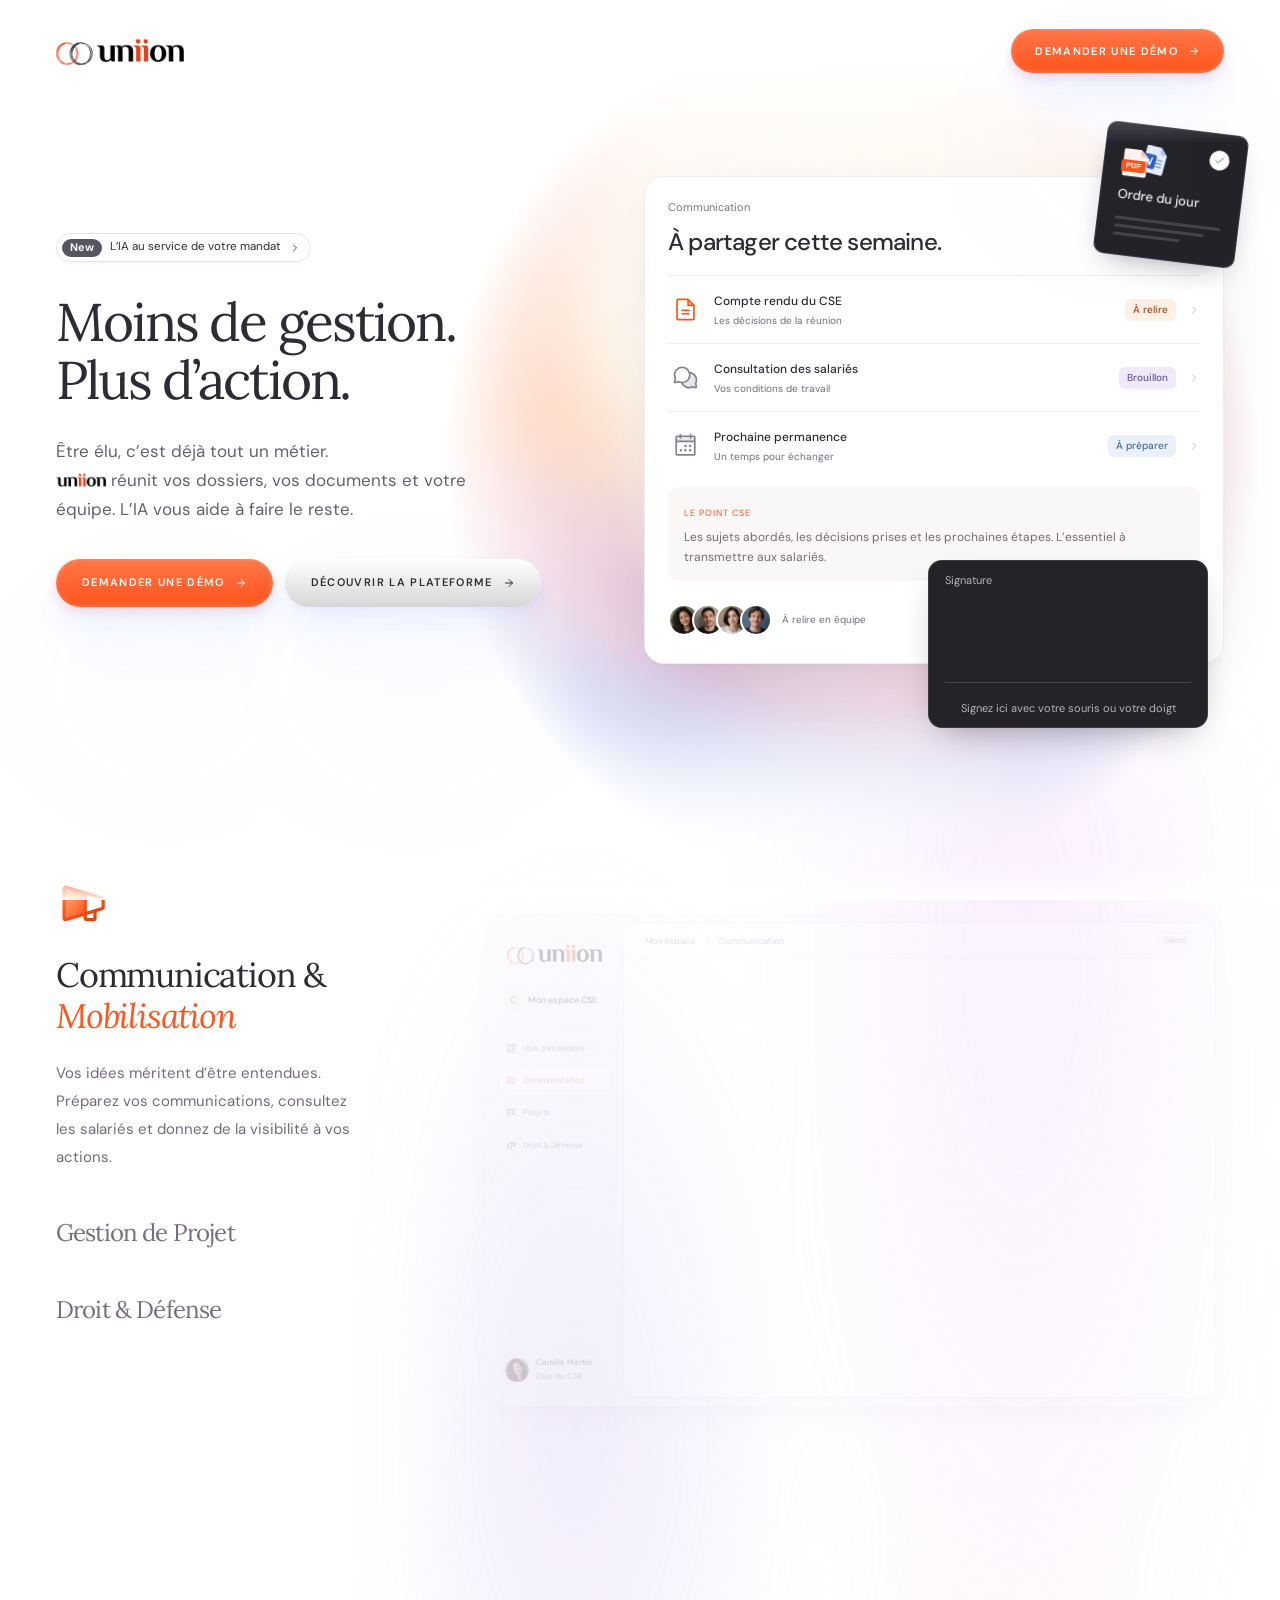
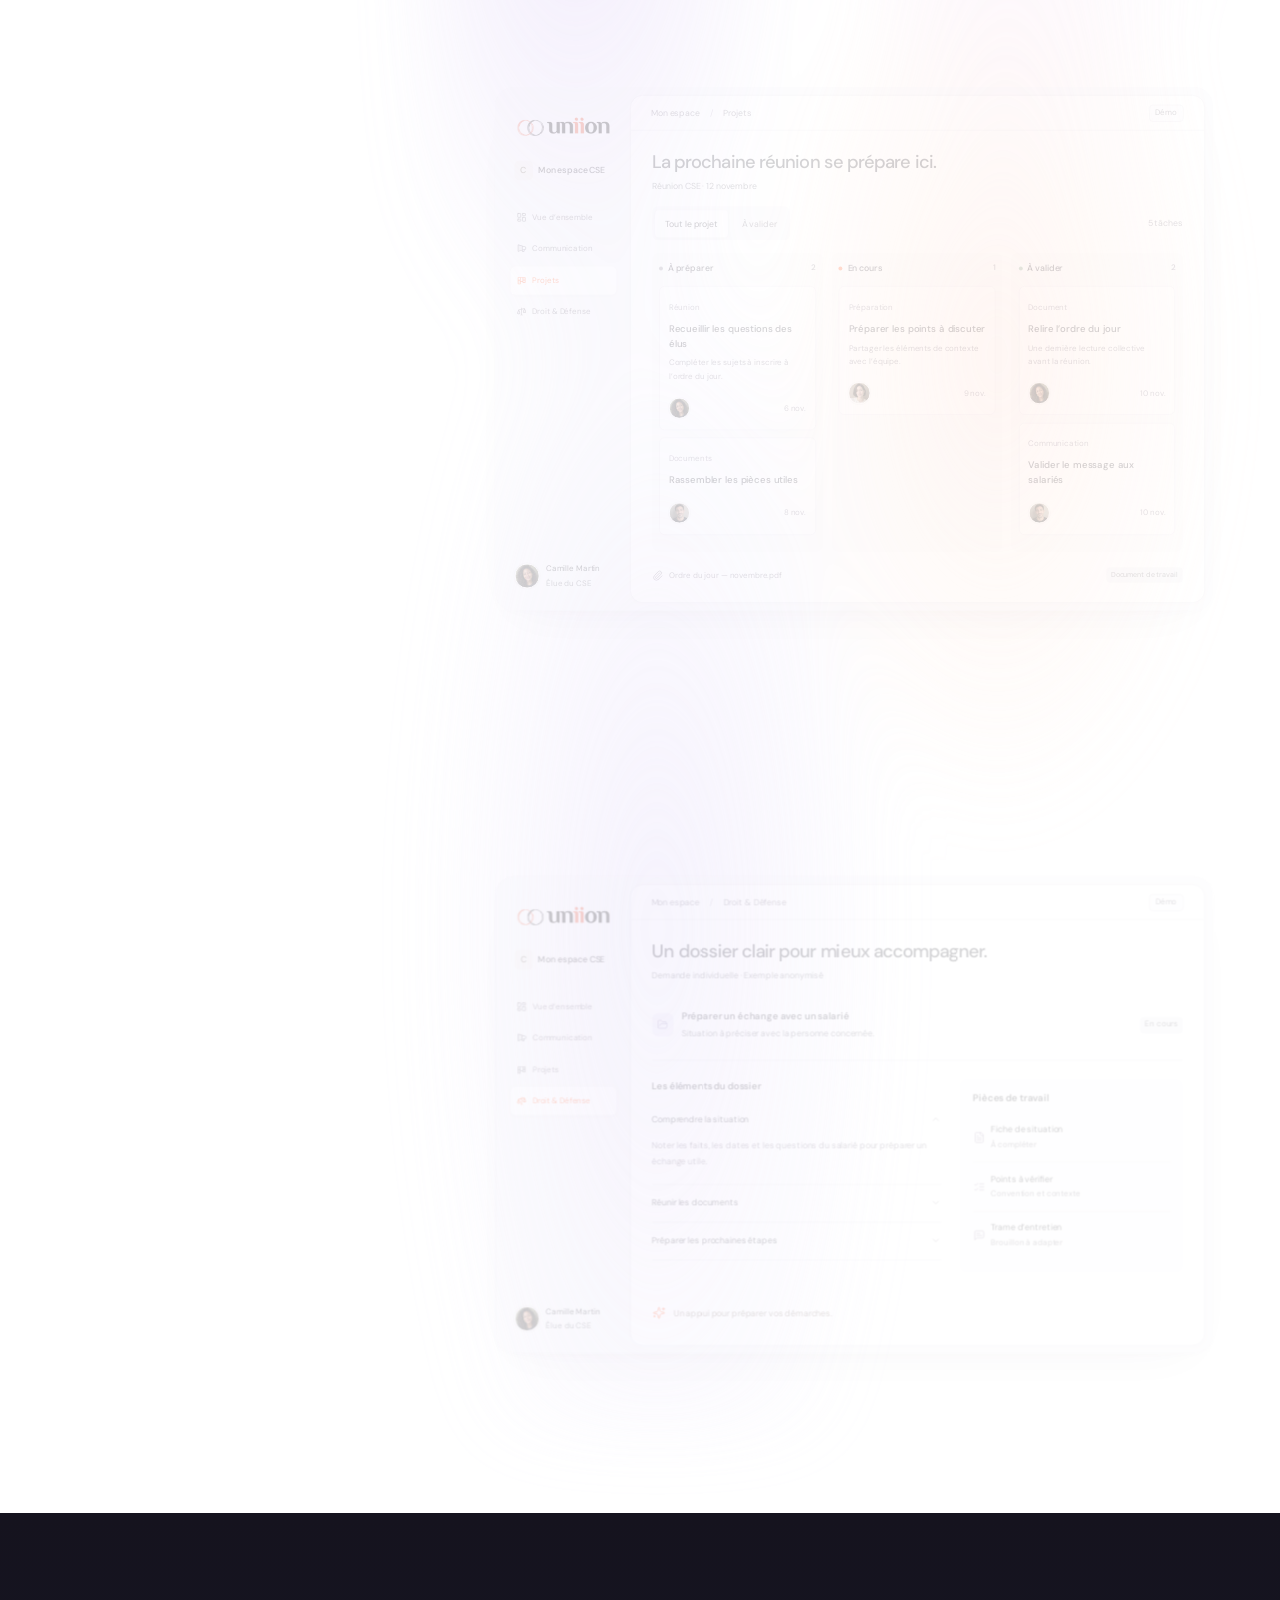
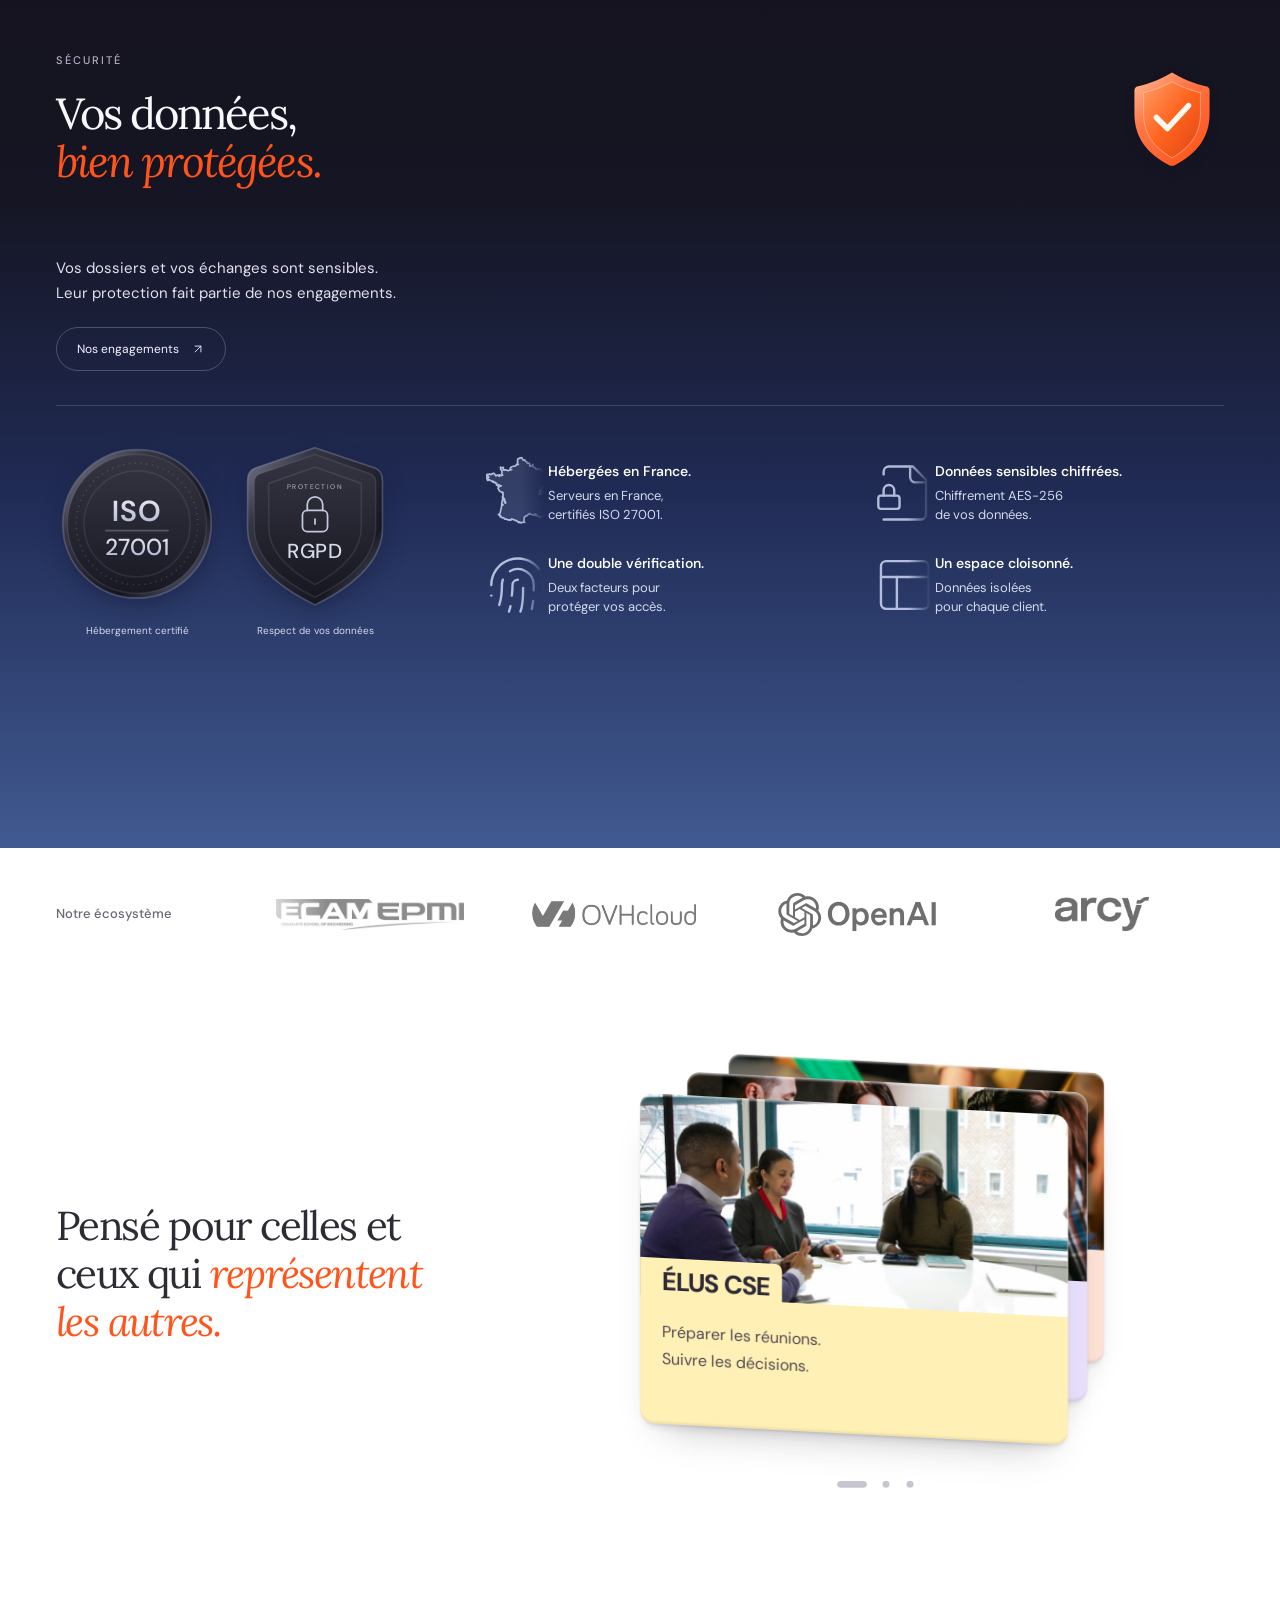
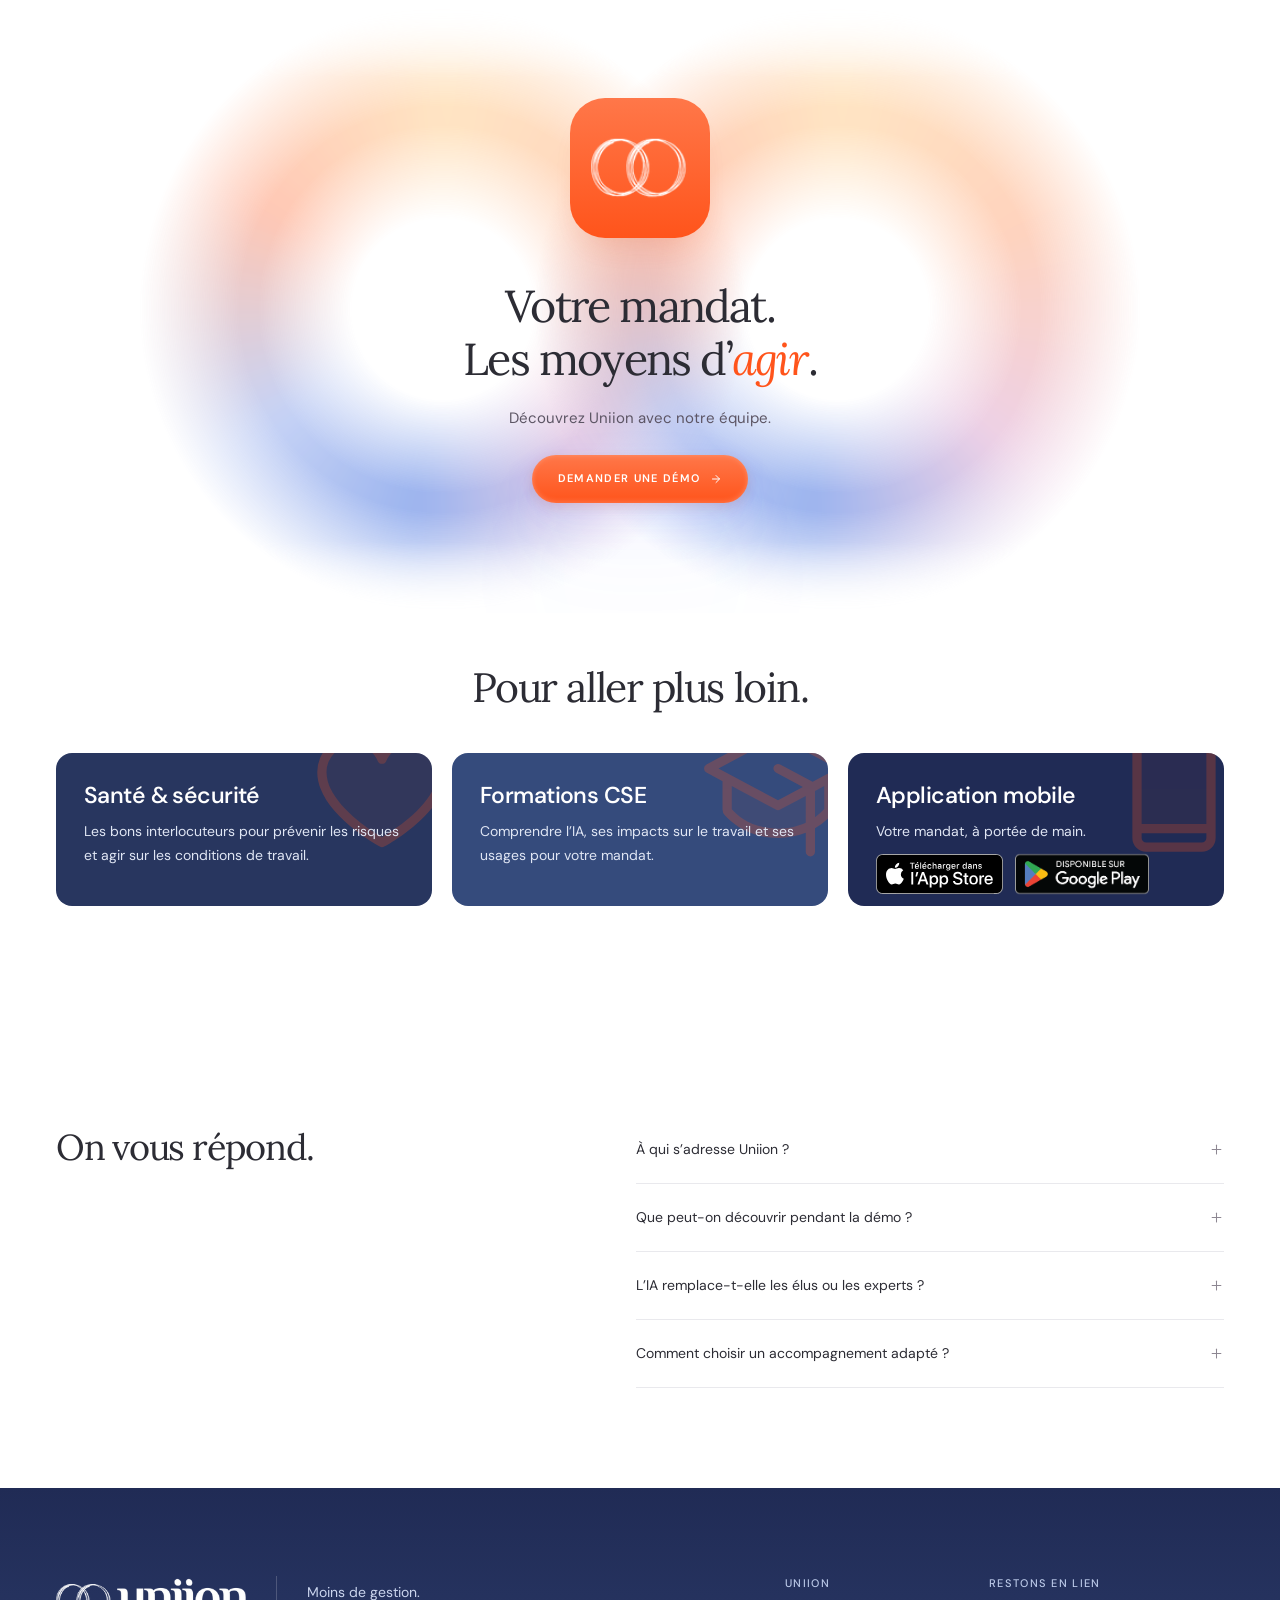
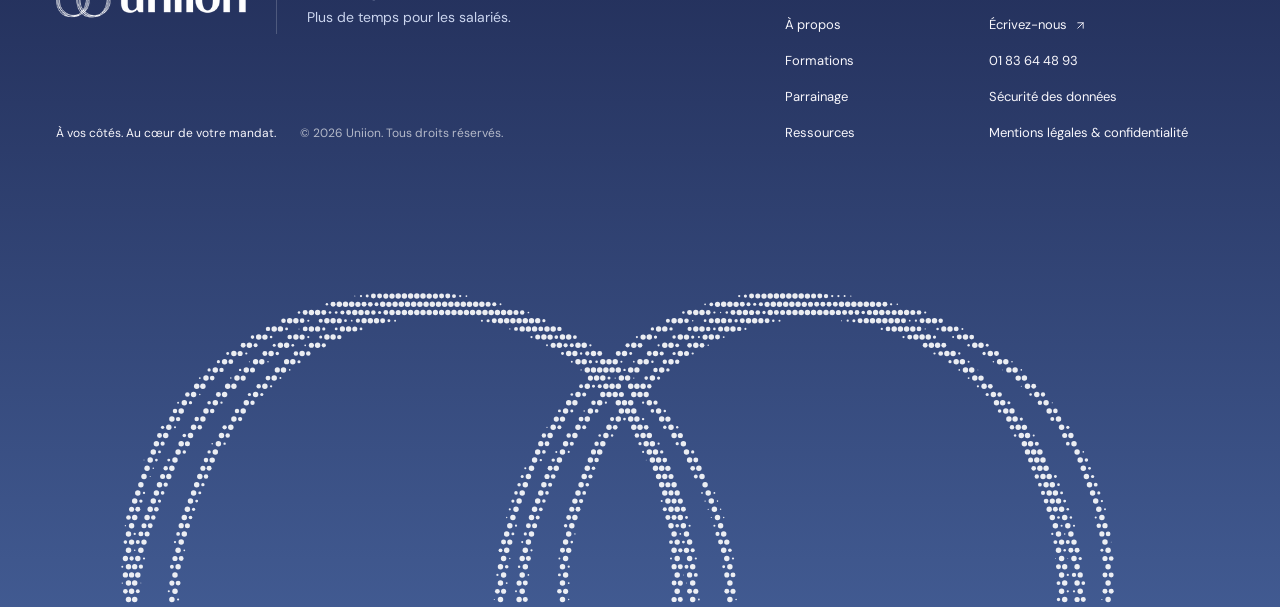
<file: index.html>
<!doctype html>
<html lang="fr">
  <head>
    <meta charset="UTF-8" />
    <meta name="viewport" content="width=device-width, initial-scale=1.0" />
    <meta
      name="google-site-verification"
      content="WlUeVeG5snKkJyDrme39xEmvmAY2OfxdEv3nrqsBuZo"
    />
    <title>uniion — Moins de gestion. Plus d’action.</title>
    <meta
      name="description"
      content="L’assistant IA des élus CSE et syndicaux. Réunissez vos dossiers, préparez vos réunions et simplifiez votre mandat avec uniion."
    />
    <meta name="robots" content="index, follow, max-image-preview:large" />
    <link rel="canonical" href="https://www.uniion.fr/" />
    <meta property="og:type" content="website" />
    <meta property="og:locale" content="fr_FR" />
    <meta property="og:site_name" content="uniion" />
    <meta
      property="og:title"
      content="uniion — Moins de gestion. Plus d’action."
    />
    <meta
      property="og:description"
      content="L’assistant IA des élus CSE et syndicaux. Vos dossiers, vos documents et votre équipe, enfin au même endroit."
    />
    <meta property="og:url" content="https://www.uniion.fr/" />
    <meta property="og:image" content="https://www.uniion.fr/uniion-logo.png" />
    <meta name="twitter:card" content="summary_large_image" />
    <meta name="theme-color" content="#ffffff" />
    <link
      rel="icon"
      type="image/svg+xml"
      href="assets/images/uniion-app-icon.svg"
    />
    <link
      rel="preload"
      href="assets/fonts/lora.ttf"
      as="font"
      type="font/ttf"
      crossorigin
    />
    <link
      rel="preload"
      href="assets/fonts/dm-sans.ttf"
      as="font"
      type="font/ttf"
      crossorigin
    />
    <script>
      if (
        !location.hash &&
        scrollY < 24 &&
        !matchMedia("(prefers-reduced-motion: reduce)").matches
      ) {
        document.documentElement.classList.add("hero-intro-pending");
        window.uniionHeroFallback = setTimeout(
          () => document.documentElement.classList.remove("hero-intro-pending"),
          6000,
        );
      }
    </script>
    <link rel="stylesheet" href="assets/home.css?v=wordmark-baseline-4" />
    <link rel="stylesheet" href="assets/home-tour.css?v=feature-material-6" />
    <link
      rel="stylesheet"
      href="assets/hero-screen.css?v=document-formats-17"
    />
    <link rel="stylesheet" href="assets/security.css?v=france-icon-10" />
    <link rel="stylesheet" href="assets/sunset.css" />
    <link rel="stylesheet" href="assets/home-chrome.css?v=ascii-footer-8" />
    <link rel="stylesheet" href="assets/hero-intro.css?v=dark-details-7" />
    <link rel="stylesheet" href="assets/smooth-scroll.css?v=1" />
    <script src="assets/vendor/lenis-1.3.27.min.js" defer></script>
    <script src="assets/scroll-config.js?v=1" defer></script>
    <script src="assets/smooth-scroll.js?v=1" defer></script>
    <script src="assets/vendor/lucide.min.js" defer></script>
    <script src="assets/home.js?v=ecosystem-marquee-1" defer></script>
    <script src="assets/home-tour.js?v=midpoint-story-2" defer></script>
    <script src="assets/hero-intro.js?v=signature-dock-3" defer></script>
    <script src="assets/signature.js?v=3" defer></script>
    <script src="assets/home-faq.js" defer></script>
    <script src="assets/home-header.js?v=footer-theme-5" defer></script>
    <script src="assets/home-edges.js?v=footer-blue-2" defer></script>
    <script src="assets/audience-notes.js?v=card-swipe-10" defer></script>
    <script src="assets/footer-ascii.js?v=1" defer></script>
  </head>
  <body id="top">
    <a class="skip-link" href="#main-content">Aller au contenu</a>
    <header class="site-header page-width">
      <span class="header-surface" aria-hidden="true"></span>
      <a class="brand" href="#top" aria-label="uniion, retour en haut"
        ><img src="uniion-logo.png" width="300" height="68" alt="uniion"
      /></a>
      <a class="button button-orange" href="https://mte.typeform.com/uniion-in"
        >Demander une démo <i data-lucide="arrow-right" aria-hidden="true"></i
      ></a>
    </header>
    <main id="main-content" tabindex="-1">
      <section class="hero" id="technologie" aria-labelledby="hero-title">
        <div class="hero-grid page-width">
          <div class="hero-copy">
            <a class="announcement" href="#plateforme"
              ><span class="new-badge">New</span
              ><span>L’IA au service de votre mandat</span
              ><i data-lucide="chevron-right" aria-hidden="true"></i
            ></a>
            <h1 id="hero-title">Moins de gestion.<br />Plus d’action.</h1>
            <p class="hero-description">
              Être élu, c’est déjà tout un métier.<br /><img
                class="inline-wordmark"
                src="assets/brand/uniion-wordmark-original.svg"
                alt="Uniion"
                width="206"
                height="58"
              /> réunit vos
              dossiers, vos documents et votre équipe. L’IA vous aide à faire le
              reste.
            </p>
            <div class="hero-actions">
              <a
                class="button button-orange"
                href="https://mte.typeform.com/uniion-in"
                >Demander une démo
                <i data-lucide="arrow-right" aria-hidden="true"></i
              ></a>
              <a class="button button-pearl" href="#plateforme"
                >Découvrir la plateforme
                <i data-lucide="arrow-right" aria-hidden="true"></i
              ></a>
            </div>
          </div>
          <div
            class="product-scene"
            aria-label="Aperçu des communications à préparer"
          >
            <div class="ambient-light" aria-hidden="true"></div>
            <div class="floating-document" aria-hidden="true">
              <img class="document-formats" src="assets/brand/features/document-formats.svg" width="54" height="40" alt="" />
              <strong>Ordre du jour</strong>
              <div class="paper-lines">
                <span></span><span></span><span></span>
              </div>
              <span class="mini-document-check"
                ><i data-lucide="check"></i
              ></span>
            </div>
            <div class="briefing-card">
              <div class="briefing-heading">
                <span class="briefing-eyebrow">Communication</span>
                <h2>À partager cette semaine.</h2>
              </div>
              <div
                class="briefing-list"
                role="group"
                aria-label="Communications à préparer"
              >
                <button
                  class="briefing-row"
                  type="button"
                  data-briefing="compte-rendu"
                  aria-pressed="true"
                >
                  <span class="briefing-icon"
                    ><svg
                      class="phosphor-icon"
                      aria-hidden="true"
                      focusable="false"
                      xmlns="http://www.w3.org/2000/svg"
                      viewBox="0 0 256 256"
                      fill="currentColor"
                    >
                      <path d="M208,88H152V32Z" opacity="0.2" />
                      <path
                        d="M213.66,82.34l-56-56A8,8,0,0,0,152,24H56A16,16,0,0,0,40,40V216a16,16,0,0,0,16,16H200a16,16,0,0,0,16-16V88A8,8,0,0,0,213.66,82.34ZM160,51.31,188.69,80H160ZM200,216H56V40h88V88a8,8,0,0,0,8,8h48V216Zm-32-80a8,8,0,0,1-8,8H96a8,8,0,0,1,0-16h64A8,8,0,0,1,168,136Zm0,32a8,8,0,0,1-8,8H96a8,8,0,0,1,0-16h64A8,8,0,0,1,168,168Z"
                      /></svg></span
                  ><span class="briefing-row-title"
                    >Compte rendu du CSE<small
                      >Les décisions de la réunion</small
                    ></span
                  ><span class="briefing-state briefing-state--review"
                    >À relire</span
                  ><i data-lucide="chevron-right" aria-hidden="true"></i>
                </button>
                <button
                  class="briefing-row"
                  type="button"
                  data-briefing="consultation"
                  aria-pressed="false"
                >
                  <span class="briefing-icon"
                    ><svg
                      class="phosphor-icon"
                      aria-hidden="true"
                      focusable="false"
                      xmlns="http://www.w3.org/2000/svg"
                      viewBox="0 0 256 256"
                      fill="currentColor"
                    >
                      <path
                        d="M231.66,213.73a8,8,0,0,1-9.93,9.93L194,215.5A72.05,72.05,0,0,1,92.06,175.89h0c1.31.07,2.62.11,3.94.11a72,72,0,0,0,67.93-95.88h0A72,72,0,0,1,223.5,186Z"
                        opacity="0.2"
                      />
                      <path
                        d="M232.07,186.76a80,80,0,0,0-62.5-114.17A80,80,0,1,0,23.93,138.76l-7.27,24.71a16,16,0,0,0,19.87,19.87l24.71-7.27a80.39,80.39,0,0,0,25.18,7.35,80,80,0,0,0,108.34,40.65l24.71,7.27a16,16,0,0,0,19.87-19.86ZM62,159.5a8.28,8.28,0,0,0-2.26.32L32,168l8.17-27.76a8,8,0,0,0-.63-6,64,64,0,1,1,26.26,26.26A8,8,0,0,0,62,159.5Zm153.79,28.73L224,216l-27.76-8.17a8,8,0,0,0-6,.63,64.05,64.05,0,0,1-85.87-24.88A79.93,79.93,0,0,0,174.7,89.71a64,64,0,0,1,41.75,92.48A8,8,0,0,0,215.82,188.23Z"
                      /></svg></span
                  ><span class="briefing-row-title"
                    >Consultation des salariés<small
                      >Vos conditions de travail</small
                    ></span
                  ><span class="briefing-state briefing-state--draft"
                    >Brouillon</span
                  ><i data-lucide="chevron-right" aria-hidden="true"></i>
                </button>
                <button
                  class="briefing-row"
                  type="button"
                  data-briefing="permanence"
                  aria-pressed="false"
                >
                  <span class="briefing-icon"
                    ><svg
                      class="phosphor-icon"
                      aria-hidden="true"
                      focusable="false"
                      xmlns="http://www.w3.org/2000/svg"
                      viewBox="0 0 256 256"
                      fill="currentColor"
                    >
                      <path
                        d="M216,48V88H40V48a8,8,0,0,1,8-8H208A8,8,0,0,1,216,48Z"
                        opacity="0.2"
                      />
                      <path
                        d="M208,32H184V24a8,8,0,0,0-16,0v8H88V24a8,8,0,0,0-16,0v8H48A16,16,0,0,0,32,48V208a16,16,0,0,0,16,16H208a16,16,0,0,0,16-16V48A16,16,0,0,0,208,32ZM72,48v8a8,8,0,0,0,16,0V48h80v8a8,8,0,0,0,16,0V48h24V80H48V48ZM208,208H48V96H208V208Zm-68-76a12,12,0,1,1-12-12A12,12,0,0,1,140,132Zm44,0a12,12,0,1,1-12-12A12,12,0,0,1,184,132ZM96,172a12,12,0,1,1-12-12A12,12,0,0,1,96,172Zm44,0a12,12,0,1,1-12-12A12,12,0,0,1,140,172Zm44,0a12,12,0,1,1-12-12A12,12,0,0,1,184,172Z"
                      /></svg></span
                  ><span class="briefing-row-title"
                    >Prochaine permanence<small
                      >Un temps pour échanger</small
                    ></span
                  ><span class="briefing-state briefing-state--planned"
                    >À préparer</span
                  ><i data-lucide="chevron-right" aria-hidden="true"></i>
                </button>
              </div>
              <div class="briefing-excerpt" aria-live="polite">
                <span class="excerpt-label">Le point CSE</span>
                <p data-briefing-copy>
                  Les sujets abordés, les décisions prises et les prochaines
                  étapes. L’essentiel à transmettre aux salariés.
                </p>
              </div>
              <div class="briefing-footer">
                <span class="people-stack" aria-hidden="true"
                  ><span class="person"><span class="portrait"></span></span
                  ><span class="person"><span class="portrait"></span></span
                  ><span class="person"><span class="portrait"></span></span
                  ><span class="person"
                    ><span class="portrait"></span></span></span
                ><span class="briefing-review-label">À relire en équipe</span>
                <span class="signature-destination" aria-hidden="true"></span>
              </div>
            </div>
            <div
              class="hero-signature"
              role="group"
              aria-label="Essayer une signature"
            >
              <div class="signature-surface">
                <div class="signature-face">
                  <span class="signature-label">Signature</span>
                  <svg
                    class="signature-ink"
                    viewBox="0 0 300 180"
                    fill="none"
                    stroke="currentColor"
                    stroke-linecap="round"
                    stroke-linejoin="round"
                    aria-hidden="true"
                  ></svg>
                  <button
                    type="button"
                    class="signature-pad"
                    aria-label="Tracer une signature avec la souris ou le doigt. Appuyez sur Entrée pour voir un exemple."
                  ></button>
                  <span class="signature-baseline" aria-hidden="true"></span>
                  <span class="signature-hint" aria-hidden="true"
                    >Signez ici avec votre souris ou votre doigt</span
                  >
                  <button type="button" class="signature-clear" hidden>
                    Effacer
                  </button>
                </div>
                <button
                  type="button"
                  class="signature-pill"
                  aria-label="Signé. Signer à nouveau"
                  hidden
                >
                  <svg
                    class="signature-check"
                    width="14"
                    height="14"
                    viewBox="0 0 24 24"
                    fill="none"
                    stroke="currentColor"
                    stroke-width="2"
                    stroke-linecap="round"
                    stroke-linejoin="round"
                    aria-hidden="true"
                  >
                    <path d="m20 6-11 11-5-5" />
                  </svg>
                  Signé
                </button>
              </div>
              <span
                class="signature-status sr-only"
                role="status"
                aria-live="polite"
              ></span>
            </div>
          </div>
        </div>
      </section>
      <section
        class="product-tour"
        id="plateforme"
        aria-labelledby="tour-title"
      >
        <h2 class="sr-only" id="tour-title">
          Trois façons de faire avancer votre mandat
        </h2>
        <div class="tour-grid page-width" id="solutions">
          <nav class="tour-story" aria-label="Les trois usages d’Uniion">
            <div class="tour-story-item" data-story="communication">
              <a href="#communication" aria-current="step"
                ><svg xmlns="http://www.w3.org/2000/svg" class="phosphor-icon feature-material" viewBox="0 0 256 256" aria-hidden="true" focusable="false">
<defs>
<linearGradient id="story-communication-body" x1="0" y1="0" x2="0.8" y2="1"><stop stop-color="#ffba89"/><stop offset="0.45" stop-color="#ff8b56"/><stop offset="1" stop-color="#ff541b"/></linearGradient>
<linearGradient id="story-communication-edge" x1="0" y1="0" x2="0.6" y2="1"><stop stop-color="#ff874e"/><stop offset="0.55" stop-color="#ff541b"/><stop offset="1" stop-color="#df4512"/></linearGradient>
</defs>
<path d="M144,69.09V170.91L50.24,199.67A8,8,0,0,1,40,192V48a8,8,0,0,1,10.24-7.67Z" fill="url(#story-communication-body)"/>
<path d="M228.54,86.66l-176.06-54A16,16,0,0,0,32,48V192a16,16,0,0,0,16,16,16,16,0,0,0,4.52-.65L136,181.73V192a16,16,0,0,0,16,16h32a16,16,0,0,0,16-16v-29.9l28.54-8.75A16.09,16.09,0,0,0,240,138V102A16.09,16.09,0,0,0,228.54,86.66ZM136,165,48,192V48l88,27Zm48,27H152V176.82L184,167Zm40-54-.11,0L152,160.08V79.92l71.89,22,.11,0v36Z" fill="url(#story-communication-edge)"/>
</svg><span
                  >Communication &amp;<br />
                  <em>Mobilisation</em></span
                ></a
              >
              <p>
                Vos idées méritent d’être entendues. Préparez vos
                communications, consultez les salariés et donnez de la
                visibilité à vos actions.
              </p>
            </div>
            <div class="tour-story-item" data-story="projets">
              <a href="#projets"
                ><svg xmlns="http://www.w3.org/2000/svg" class="phosphor-icon feature-material" viewBox="0 0 256 256" aria-hidden="true" focusable="false">
<defs>
<linearGradient id="story-projets-body" x1="0" y1="0" x2="0.8" y2="1"><stop stop-color="#ffba89"/><stop offset="0.45" stop-color="#ff8b56"/><stop offset="1" stop-color="#ff541b"/></linearGradient>
<linearGradient id="story-projets-edge" x1="0" y1="0" x2="0.6" y2="1"><stop stop-color="#ff874e"/><stop offset="0.55" stop-color="#ff541b"/><stop offset="1" stop-color="#df4512"/></linearGradient>
</defs>
<path d="M216,56v64H160V56ZM40,208a8,8,0,0,0,8,8H88a8,8,0,0,0,8-8V120H40Z" fill="url(#story-projets-body)"/>
<path d="M216,48H40a8,8,0,0,0-8,8V208a16,16,0,0,0,16,16H88a16,16,0,0,0,16-16V160h48v16a16,16,0,0,0,16,16h40a16,16,0,0,0,16-16V56A8,8,0,0,0,216,48Zm-8,64H168V64h40ZM88,64v48H48V64Zm0,144H48V128H88Zm16-64V64h48v80Zm64,32V128h40v48Z" fill="url(#story-projets-edge)"/>
</svg><span>Gestion de <em>Projet</em></span></a
              >
              <p>
                De la première demande à la prochaine réunion, retrouvez les
                tâches, les documents et les responsabilités. Toute l’équipe
                avance dans le même sens.
              </p>
            </div>
            <div class="tour-story-item" data-story="defense">
              <a href="#defense"
                ><svg xmlns="http://www.w3.org/2000/svg" class="phosphor-icon feature-material" viewBox="0 0 256 256" aria-hidden="true" focusable="false">
<defs>
<linearGradient id="story-defense-body" x1="0" y1="0" x2="0.8" y2="1"><stop stop-color="#ffba89"/><stop offset="0.45" stop-color="#ff8b56"/><stop offset="1" stop-color="#ff541b"/></linearGradient>
<linearGradient id="story-defense-edge" x1="0" y1="0" x2="0.6" y2="1"><stop stop-color="#ff874e"/><stop offset="0.55" stop-color="#ff541b"/><stop offset="1" stop-color="#df4512"/></linearGradient>
</defs>
<path d="M56,88l32,80c0,17.67-20,24-32,24s-32-6.33-32-24ZM200,56l-32,80c0,17.67,20,24,32,24s32-6.33,32-24Z" fill="url(#story-defense-body)"/>
<path d="M239.43,133l-32-80h0a8,8,0,0,0-9.16-4.84L136,62V40a8,8,0,0,0-16,0V65.58L54.26,80.19A8,8,0,0,0,48.57,85h0v.06L16.57,165a7.92,7.92,0,0,0-.57,3c0,23.31,24.54,32,40,32s40-8.69,40-32a7.92,7.92,0,0,0-.57-3L66.92,93.77,120,82V208H104a8,8,0,0,0,0,16h48a8,8,0,0,0,0-16H136V78.42L187,67.1,160.57,133a7.92,7.92,0,0,0-.57,3c0,23.31,24.54,32,40,32s40-8.69,40-32A7.92,7.92,0,0,0,239.43,133ZM56,184c-7.53,0-22.76-3.61-23.93-14.64L56,109.54l23.93,59.82C78.76,180.39,63.53,184,56,184Zm144-32c-7.53,0-22.76-3.61-23.93-14.64L200,77.54l23.93,59.82C222.76,148.39,207.53,152,200,152Z" fill="url(#story-defense-edge)"/>
</svg><span>Droit &amp; <em>Défense</em></span></a
              >
              <p>
                Une situation à éclaircir, un salarié à accompagner. Rassemblez
                les faits, préparez vos démarches et retrouvez les pièces utiles
                au même endroit.
              </p>
            </div>
          </nav>
          <div class="tour-screens">
            <article
              class="tour-step"
              id="communication"
              aria-labelledby="communication-title"
            >
              <div class="tour-mobile-copy">
                <svg xmlns="http://www.w3.org/2000/svg" class="phosphor-icon feature-material" viewBox="0 0 256 256" aria-hidden="true" focusable="false">
<defs>
<linearGradient id="mobile-communication-body" x1="0" y1="0" x2="0.8" y2="1"><stop stop-color="#ffba89"/><stop offset="0.45" stop-color="#ff8b56"/><stop offset="1" stop-color="#ff541b"/></linearGradient>
<linearGradient id="mobile-communication-edge" x1="0" y1="0" x2="0.6" y2="1"><stop stop-color="#ff874e"/><stop offset="0.55" stop-color="#ff541b"/><stop offset="1" stop-color="#df4512"/></linearGradient>
</defs>
<path d="M144,69.09V170.91L50.24,199.67A8,8,0,0,1,40,192V48a8,8,0,0,1,10.24-7.67Z" fill="url(#mobile-communication-body)"/>
<path d="M228.54,86.66l-176.06-54A16,16,0,0,0,32,48V192a16,16,0,0,0,16,16,16,16,0,0,0,4.52-.65L136,181.73V192a16,16,0,0,0,16,16h32a16,16,0,0,0,16-16v-29.9l28.54-8.75A16.09,16.09,0,0,0,240,138V102A16.09,16.09,0,0,0,228.54,86.66ZM136,165,48,192V48l88,27Zm48,27H152V176.82L184,167Zm40-54-.11,0L152,160.08V79.92l71.89,22,.11,0v36Z" fill="url(#mobile-communication-edge)"/>
</svg>
                <h3 id="communication-title">
                  Communication &amp; <em>Mobilisation</em>
                </h3>
                <p>
                  Préparez vos communications, consultez les salariés et donnez
                  de la visibilité à vos actions.
                </p>
              </div>
              <div class="tour-app tour-dock">
                <aside class="tour-sidebar" aria-label="Module présenté">
                  <div class="tour-logo">
                    <img
                      src="uniion-logo.png"
                      width="300"
                      height="68"
                      alt="Uniion"
                      loading="lazy"
                    />
                  </div>
                  <div class="tour-team"><span>C</span> Mon espace CSE</div>
                  <div class="tour-side-item">
                    <i data-lucide="layout-dashboard" aria-hidden="true"></i>
                    Vue d’ensemble
                  </div>
                  <div class="tour-side-item is-selected">
                    <svg
                      class="phosphor-icon"
                      aria-hidden="true"
                      focusable="false"
                      xmlns="http://www.w3.org/2000/svg"
                      viewBox="0 0 256 256"
                      fill="currentColor"
                    >
                      <path
                        d="M144,69.09V170.91L50.24,199.67A8,8,0,0,1,40,192V48a8,8,0,0,1,10.24-7.67Z"
                        opacity="0.2"
                      />
                      <path
                        d="M228.54,86.66l-176.06-54A16,16,0,0,0,32,48V192a16,16,0,0,0,16,16,16,16,0,0,0,4.52-.65L136,181.73V192a16,16,0,0,0,16,16h32a16,16,0,0,0,16-16v-29.9l28.54-8.75A16.09,16.09,0,0,0,240,138V102A16.09,16.09,0,0,0,228.54,86.66ZM136,165,48,192V48l88,27Zm48,27H152V176.82L184,167Zm40-54-.11,0L152,160.08V79.92l71.89,22,.11,0v36Z"
                      />
                    </svg>
                    Communication
                  </div>
                  <div class="tour-side-item">
                    <svg
                      class="phosphor-icon"
                      aria-hidden="true"
                      focusable="false"
                      xmlns="http://www.w3.org/2000/svg"
                      viewBox="0 0 256 256"
                      fill="currentColor"
                    >
                      <path
                        d="M216,56v64H160V56ZM40,208a8,8,0,0,0,8,8H88a8,8,0,0,0,8-8V120H40Z"
                        opacity="0.2"
                      />
                      <path
                        d="M216,48H40a8,8,0,0,0-8,8V208a16,16,0,0,0,16,16H88a16,16,0,0,0,16-16V160h48v16a16,16,0,0,0,16,16h40a16,16,0,0,0,16-16V56A8,8,0,0,0,216,48Zm-8,64H168V64h40ZM88,64v48H48V64Zm0,144H48V128H88Zm16-64V64h48v80Zm64,32V128h40v48Z"
                      />
                    </svg>
                    Projets
                  </div>
                  <div class="tour-side-item">
                    <svg
                      class="phosphor-icon"
                      aria-hidden="true"
                      focusable="false"
                      xmlns="http://www.w3.org/2000/svg"
                      viewBox="0 0 256 256"
                      fill="currentColor"
                    >
                      <path
                        d="M56,88l32,80c0,17.67-20,24-32,24s-32-6.33-32-24ZM200,56l-32,80c0,17.67,20,24,32,24s32-6.33,32-24Z"
                        opacity="0.2"
                      />
                      <path
                        d="M239.43,133l-32-80h0a8,8,0,0,0-9.16-4.84L136,62V40a8,8,0,0,0-16,0V65.58L54.26,80.19A8,8,0,0,0,48.57,85h0v.06L16.57,165a7.92,7.92,0,0,0-.57,3c0,23.31,24.54,32,40,32s40-8.69,40-32a7.92,7.92,0,0,0-.57-3L66.92,93.77,120,82V208H104a8,8,0,0,0,0,16h48a8,8,0,0,0,0-16H136V78.42L187,67.1,160.57,133a7.92,7.92,0,0,0-.57,3c0,23.31,24.54,32,40,32s40-8.69,40-32A7.92,7.92,0,0,0,239.43,133ZM56,184c-7.53,0-22.76-3.61-23.93-14.64L56,109.54l23.93,59.82C78.76,180.39,63.53,184,56,184Zm144-32c-7.53,0-22.76-3.61-23.93-14.64L200,77.54l23.93,59.82C222.76,148.39,207.53,152,200,152Z"
                      />
                    </svg>
                    Droit &amp; Défense
                  </div>
                  <div class="tour-profile">
                    <span
                      class="member-photo"
                      data-member="cm"
                      aria-hidden="true"
                    ></span>
                    <div>Camille Martin<small>Élue du CSE</small></div>
                  </div>
                </aside>
                <div class="tour-main">
                  <div class="tour-bar">
                    <span>Mon espace <b>/</b> Communication</span
                    ><span class="tour-demo-label">Démo</span>
                  </div>
                  <div class="tour-content tour-briefing-content">
                    <div class="briefing-card">
                      <div class="briefing-heading">
                        <span class="briefing-eyebrow">Communication</span>
                        <h4>À partager cette semaine.</h4>
                      </div>
                      <div
                        class="briefing-list"
                        role="group"
                        aria-label="Communications à préparer"
                      >
                        <button
                          class="briefing-row"
                          type="button"
                          data-briefing="compte-rendu"
                          aria-pressed="true"
                        >
                          <span class="briefing-icon"
                            ><svg
                              class="phosphor-icon"
                              aria-hidden="true"
                              focusable="false"
                              xmlns="http://www.w3.org/2000/svg"
                              viewBox="0 0 256 256"
                              fill="currentColor"
                            >
                              <path d="M208,88H152V32Z" opacity="0.2" />
                              <path
                                d="M213.66,82.34l-56-56A8,8,0,0,0,152,24H56A16,16,0,0,0,40,40V216a16,16,0,0,0,16,16H200a16,16,0,0,0,16-16V88A8,8,0,0,0,213.66,82.34ZM160,51.31,188.69,80H160ZM200,216H56V40h88V88a8,8,0,0,0,8,8h48V216Zm-32-80a8,8,0,0,1-8,8H96a8,8,0,0,1,0-16h64A8,8,0,0,1,168,136Zm0,32a8,8,0,0,1-8,8H96a8,8,0,0,1,0-16h64A8,8,0,0,1,168,168Z"
                              /></svg></span
                          ><span class="briefing-row-title"
                            >Compte rendu du CSE<small
                              >Les décisions de la réunion</small
                            ></span
                          ><span class="briefing-state briefing-state--review"
                            >À relire</span
                          ><i
                            data-lucide="chevron-right"
                            aria-hidden="true"
                          ></i>
                        </button>
                        <button
                          class="briefing-row"
                          type="button"
                          data-briefing="consultation"
                          aria-pressed="false"
                        >
                          <span class="briefing-icon"
                            ><svg
                              class="phosphor-icon"
                              aria-hidden="true"
                              focusable="false"
                              xmlns="http://www.w3.org/2000/svg"
                              viewBox="0 0 256 256"
                              fill="currentColor"
                            >
                              <path
                                d="M231.66,213.73a8,8,0,0,1-9.93,9.93L194,215.5A72.05,72.05,0,0,1,92.06,175.89h0c1.31.07,2.62.11,3.94.11a72,72,0,0,0,67.93-95.88h0A72,72,0,0,1,223.5,186Z"
                                opacity="0.2"
                              />
                              <path
                                d="M232.07,186.76a80,80,0,0,0-62.5-114.17A80,80,0,1,0,23.93,138.76l-7.27,24.71a16,16,0,0,0,19.87,19.87l24.71-7.27a80.39,80.39,0,0,0,25.18,7.35,80,80,0,0,0,108.34,40.65l24.71,7.27a16,16,0,0,0,19.87-19.86ZM62,159.5a8.28,8.28,0,0,0-2.26.32L32,168l8.17-27.76a8,8,0,0,0-.63-6,64,64,0,1,1,26.26,26.26A8,8,0,0,0,62,159.5Zm153.79,28.73L224,216l-27.76-8.17a8,8,0,0,0-6,.63,64.05,64.05,0,0,1-85.87-24.88A79.93,79.93,0,0,0,174.7,89.71a64,64,0,0,1,41.75,92.48A8,8,0,0,0,215.82,188.23Z"
                              /></svg></span
                          ><span class="briefing-row-title"
                            >Consultation des salariés<small
                              >Vos conditions de travail</small
                            ></span
                          ><span class="briefing-state briefing-state--draft"
                            >Brouillon</span
                          ><i
                            data-lucide="chevron-right"
                            aria-hidden="true"
                          ></i>
                        </button>
                        <button
                          class="briefing-row"
                          type="button"
                          data-briefing="permanence"
                          aria-pressed="false"
                        >
                          <span class="briefing-icon"
                            ><svg
                              class="phosphor-icon"
                              aria-hidden="true"
                              focusable="false"
                              xmlns="http://www.w3.org/2000/svg"
                              viewBox="0 0 256 256"
                              fill="currentColor"
                            >
                              <path
                                d="M216,48V88H40V48a8,8,0,0,1,8-8H208A8,8,0,0,1,216,48Z"
                                opacity="0.2"
                              />
                              <path
                                d="M208,32H184V24a8,8,0,0,0-16,0v8H88V24a8,8,0,0,0-16,0v8H48A16,16,0,0,0,32,48V208a16,16,0,0,0,16,16H208a16,16,0,0,0,16-16V48A16,16,0,0,0,208,32ZM72,48v8a8,8,0,0,0,16,0V48h80v8a8,8,0,0,0,16,0V48h24V80H48V48ZM208,208H48V96H208V208Zm-68-76a12,12,0,1,1-12-12A12,12,0,0,1,140,132Zm44,0a12,12,0,1,1-12-12A12,12,0,0,1,184,132ZM96,172a12,12,0,1,1-12-12A12,12,0,0,1,96,172Zm44,0a12,12,0,1,1-12-12A12,12,0,0,1,140,172Zm44,0a12,12,0,1,1-12-12A12,12,0,0,1,184,172Z"
                              /></svg></span
                          ><span class="briefing-row-title"
                            >Prochaine permanence<small
                              >Un temps pour échanger</small
                            ></span
                          ><span class="briefing-state briefing-state--planned"
                            >À préparer</span
                          ><i
                            data-lucide="chevron-right"
                            aria-hidden="true"
                          ></i>
                        </button>
                      </div>
                      <div class="briefing-excerpt" aria-live="polite">
                        <span class="excerpt-label">Le point CSE</span>
                        <p data-briefing-copy>
                          Les sujets abordés, les décisions prises et les
                          prochaines étapes. L’essentiel à transmettre aux
                          salariés.
                        </p>
                      </div>
                      <div class="briefing-footer">
                        <span class="people-stack" aria-hidden="true"
                          ><span class="person"
                            ><span class="portrait"></span></span
                          ><span class="person"
                            ><span class="portrait"></span></span
                          ><span class="person"
                            ><span class="portrait"></span></span
                          ><span class="person"
                            ><span class="portrait"></span></span></span
                        ><span>À relire en équipe</span
                        ><i data-lucide="check-check" aria-hidden="true"></i>
                      </div>
                    </div>
                  </div>
                </div>
              </div>
            </article>
            <article
              class="tour-step"
              id="projets"
              aria-labelledby="projets-title"
            >
              <div class="tour-mobile-copy">
                <svg xmlns="http://www.w3.org/2000/svg" class="phosphor-icon feature-material" viewBox="0 0 256 256" aria-hidden="true" focusable="false">
<defs>
<linearGradient id="mobile-projets-body" x1="0" y1="0" x2="0.8" y2="1"><stop stop-color="#ffba89"/><stop offset="0.45" stop-color="#ff8b56"/><stop offset="1" stop-color="#ff541b"/></linearGradient>
<linearGradient id="mobile-projets-edge" x1="0" y1="0" x2="0.6" y2="1"><stop stop-color="#ff874e"/><stop offset="0.55" stop-color="#ff541b"/><stop offset="1" stop-color="#df4512"/></linearGradient>
</defs>
<path d="M216,56v64H160V56ZM40,208a8,8,0,0,0,8,8H88a8,8,0,0,0,8-8V120H40Z" fill="url(#mobile-projets-body)"/>
<path d="M216,48H40a8,8,0,0,0-8,8V208a16,16,0,0,0,16,16H88a16,16,0,0,0,16-16V160h48v16a16,16,0,0,0,16,16h40a16,16,0,0,0,16-16V56A8,8,0,0,0,216,48Zm-8,64H168V64h40ZM88,64v48H48V64Zm0,144H48V128H88Zm16-64V64h48v80Zm64,32V128h40v48Z" fill="url(#mobile-projets-edge)"/>
</svg>
                <h3 id="projets-title">Gestion de <em>Projet</em></h3>
                <p>
                  Les tâches, les documents et les responsabilités : toute
                  l’équipe avance dans le même sens.
                </p>
              </div>
              <div class="tour-app">
                <aside class="tour-sidebar" aria-label="Module présenté">
                  <div class="tour-logo">
                    <img
                      src="uniion-logo.png"
                      width="300"
                      height="68"
                      alt="Uniion"
                      loading="lazy"
                    />
                  </div>
                  <div class="tour-team"><span>C</span> Mon espace CSE</div>
                  <div class="tour-side-item">
                    <i data-lucide="layout-dashboard" aria-hidden="true"></i>
                    Vue d’ensemble
                  </div>
                  <div class="tour-side-item">
                    <svg
                      class="phosphor-icon"
                      aria-hidden="true"
                      focusable="false"
                      xmlns="http://www.w3.org/2000/svg"
                      viewBox="0 0 256 256"
                      fill="currentColor"
                    >
                      <path
                        d="M144,69.09V170.91L50.24,199.67A8,8,0,0,1,40,192V48a8,8,0,0,1,10.24-7.67Z"
                        opacity="0.2"
                      />
                      <path
                        d="M228.54,86.66l-176.06-54A16,16,0,0,0,32,48V192a16,16,0,0,0,16,16,16,16,0,0,0,4.52-.65L136,181.73V192a16,16,0,0,0,16,16h32a16,16,0,0,0,16-16v-29.9l28.54-8.75A16.09,16.09,0,0,0,240,138V102A16.09,16.09,0,0,0,228.54,86.66ZM136,165,48,192V48l88,27Zm48,27H152V176.82L184,167Zm40-54-.11,0L152,160.08V79.92l71.89,22,.11,0v36Z"
                      />
                    </svg>
                    Communication
                  </div>
                  <div class="tour-side-item is-selected">
                    <svg
                      class="phosphor-icon"
                      aria-hidden="true"
                      focusable="false"
                      xmlns="http://www.w3.org/2000/svg"
                      viewBox="0 0 256 256"
                      fill="currentColor"
                    >
                      <path
                        d="M216,56v64H160V56ZM40,208a8,8,0,0,0,8,8H88a8,8,0,0,0,8-8V120H40Z"
                        opacity="0.2"
                      />
                      <path
                        d="M216,48H40a8,8,0,0,0-8,8V208a16,16,0,0,0,16,16H88a16,16,0,0,0,16-16V160h48v16a16,16,0,0,0,16,16h40a16,16,0,0,0,16-16V56A8,8,0,0,0,216,48Zm-8,64H168V64h40ZM88,64v48H48V64Zm0,144H48V128H88Zm16-64V64h48v80Zm64,32V128h40v48Z"
                      />
                    </svg>
                    Projets
                  </div>
                  <div class="tour-side-item">
                    <svg
                      class="phosphor-icon"
                      aria-hidden="true"
                      focusable="false"
                      xmlns="http://www.w3.org/2000/svg"
                      viewBox="0 0 256 256"
                      fill="currentColor"
                    >
                      <path
                        d="M56,88l32,80c0,17.67-20,24-32,24s-32-6.33-32-24ZM200,56l-32,80c0,17.67,20,24,32,24s32-6.33,32-24Z"
                        opacity="0.2"
                      />
                      <path
                        d="M239.43,133l-32-80h0a8,8,0,0,0-9.16-4.84L136,62V40a8,8,0,0,0-16,0V65.58L54.26,80.19A8,8,0,0,0,48.57,85h0v.06L16.57,165a7.92,7.92,0,0,0-.57,3c0,23.31,24.54,32,40,32s40-8.69,40-32a7.92,7.92,0,0,0-.57-3L66.92,93.77,120,82V208H104a8,8,0,0,0,0,16h48a8,8,0,0,0,0-16H136V78.42L187,67.1,160.57,133a7.92,7.92,0,0,0-.57,3c0,23.31,24.54,32,40,32s40-8.69,40-32A7.92,7.92,0,0,0,239.43,133ZM56,184c-7.53,0-22.76-3.61-23.93-14.64L56,109.54l23.93,59.82C78.76,180.39,63.53,184,56,184Zm144-32c-7.53,0-22.76-3.61-23.93-14.64L200,77.54l23.93,59.82C222.76,148.39,207.53,152,200,152Z"
                      />
                    </svg>
                    Droit &amp; Défense
                  </div>
                  <div class="tour-profile">
                    <span
                      class="member-photo"
                      data-member="cm"
                      aria-hidden="true"
                    ></span>
                    <div>Camille Martin<small>Élue du CSE</small></div>
                  </div>
                </aside>
                <div class="tour-main">
                  <div class="tour-bar">
                    <span>Mon espace <b>/</b> Projets</span
                    ><span class="tour-demo-label">Démo</span>
                  </div>
                  <div class="tour-content">
                    <div class="tour-app-heading">
                      <div>
                        <h4>La prochaine réunion se prépare ici.</h4>
                        <p>Réunion CSE · 12 novembre</p>
                      </div>
                    </div>
                    <div class="project-toolbar">
                      <div
                        class="tour-segment"
                        role="group"
                        aria-label="Filtrer les tâches"
                      >
                        <button
                          type="button"
                          data-project-filter="all"
                          aria-pressed="true"
                        >
                          Tout le projet</button
                        ><button
                          type="button"
                          data-project-filter="validation"
                          aria-pressed="false"
                        >
                          À valider
                        </button>
                      </div>
                      <span id="project-count" aria-live="polite"
                        >5 tâches</span
                      >
                    </div>
                    <div class="project-board">
                      <section class="project-column">
                        <h5>
                          <span class="project-dot"></span>À préparer
                          <span data-column-count>2</span>
                        </h5>
                        <article
                          class="project-task"
                          data-task-state="preparation"
                        >
                          <span class="task-category">Réunion</span>
                          <h6>Recueillir les questions des élus</h6>
                          <p>
                            Compléter les sujets à inscrire à l’ordre du jour.
                          </p>
                          <div>
                            <span
                              class="task-person member-photo"
                              data-member="cm"
                              role="img"
                              aria-label="Camille Martin"
                            ></span
                            ><span>6 nov.</span>
                          </div>
                        </article>
                        <article
                          class="project-task"
                          data-task-state="preparation"
                        >
                          <span class="task-category">Documents</span>
                          <h6>Rassembler les pièces utiles</h6>
                          <div>
                            <span
                              class="task-person member-photo"
                              data-member="al"
                              role="img"
                              aria-label="Membre de l’équipe AL"
                            ></span
                            ><span>8 nov.</span>
                          </div>
                        </article>
                        <p class="project-empty" hidden>
                          Aucune tâche à valider.
                        </p>
                      </section>
                      <section class="project-column">
                        <h5>
                          <span class="project-dot orange"></span>En cours
                          <span data-column-count>1</span>
                        </h5>
                        <article
                          class="project-task"
                          data-task-state="progress"
                        >
                          <span class="task-category">Préparation</span>
                          <h6>Préparer les points à discuter</h6>
                          <p>
                            Partager les éléments de contexte avec l’équipe.
                          </p>
                          <div>
                            <span
                              class="task-person member-photo"
                              data-member="sd"
                              role="img"
                              aria-label="Membre de l’équipe SD"
                            ></span
                            ><span>9 nov.</span>
                          </div>
                        </article>
                        <p class="project-empty" hidden>
                          Aucune tâche à valider.
                        </p>
                      </section>
                      <section class="project-column">
                        <h5>
                          <span class="project-dot green"></span>À valider
                          <span data-column-count>2</span>
                        </h5>
                        <article
                          class="project-task"
                          data-task-state="validation"
                        >
                          <span class="task-category">Document</span>
                          <h6>Relire l’ordre du jour</h6>
                          <p>
                            Une dernière lecture collective avant la réunion.
                          </p>
                          <div>
                            <span
                              class="task-person member-photo"
                              data-member="cm"
                              role="img"
                              aria-label="Camille Martin"
                            ></span
                            ><span>10 nov.</span>
                          </div>
                        </article>
                        <article
                          class="project-task"
                          data-task-state="validation"
                        >
                          <span class="task-category">Communication</span>
                          <h6>Valider le message aux salariés</h6>
                          <div>
                            <span
                              class="task-person member-photo"
                              data-member="al"
                              role="img"
                              aria-label="Membre de l’équipe AL"
                            ></span
                            ><span>10 nov.</span>
                          </div>
                        </article>
                        <p class="project-empty" hidden>
                          Aucune tâche à valider.
                        </p>
                      </section>
                    </div>
                    <div class="project-attachment">
                      <i data-lucide="paperclip" aria-hidden="true"></i
                      ><span>Ordre du jour — novembre.pdf</span
                      ><span class="status">Document de travail</span>
                    </div>
                  </div>
                </div>
              </div>
            </article>
            <article
              class="tour-step"
              id="defense"
              aria-labelledby="defense-title"
            >
              <div class="tour-mobile-copy">
                <svg xmlns="http://www.w3.org/2000/svg" class="phosphor-icon feature-material" viewBox="0 0 256 256" aria-hidden="true" focusable="false">
<defs>
<linearGradient id="mobile-defense-body" x1="0" y1="0" x2="0.8" y2="1"><stop stop-color="#ffba89"/><stop offset="0.45" stop-color="#ff8b56"/><stop offset="1" stop-color="#ff541b"/></linearGradient>
<linearGradient id="mobile-defense-edge" x1="0" y1="0" x2="0.6" y2="1"><stop stop-color="#ff874e"/><stop offset="0.55" stop-color="#ff541b"/><stop offset="1" stop-color="#df4512"/></linearGradient>
</defs>
<path d="M56,88l32,80c0,17.67-20,24-32,24s-32-6.33-32-24ZM200,56l-32,80c0,17.67,20,24,32,24s32-6.33,32-24Z" fill="url(#mobile-defense-body)"/>
<path d="M239.43,133l-32-80h0a8,8,0,0,0-9.16-4.84L136,62V40a8,8,0,0,0-16,0V65.58L54.26,80.19A8,8,0,0,0,48.57,85h0v.06L16.57,165a7.92,7.92,0,0,0-.57,3c0,23.31,24.54,32,40,32s40-8.69,40-32a7.92,7.92,0,0,0-.57-3L66.92,93.77,120,82V208H104a8,8,0,0,0,0,16h48a8,8,0,0,0,0-16H136V78.42L187,67.1,160.57,133a7.92,7.92,0,0,0-.57,3c0,23.31,24.54,32,40,32s40-8.69,40-32A7.92,7.92,0,0,0,239.43,133ZM56,184c-7.53,0-22.76-3.61-23.93-14.64L56,109.54l23.93,59.82C78.76,180.39,63.53,184,56,184Zm144-32c-7.53,0-22.76-3.61-23.93-14.64L200,77.54l23.93,59.82C222.76,148.39,207.53,152,200,152Z" fill="url(#mobile-defense-edge)"/>
</svg>
                <h3 id="defense-title">Droit &amp; <em>Défense</em></h3>
                <p>
                  Rassemblez les faits, préparez vos démarches et retrouvez les
                  pièces utiles pour accompagner les salariés.
                </p>
              </div>
              <div class="tour-app">
                <aside class="tour-sidebar" aria-label="Module présenté">
                  <div class="tour-logo">
                    <img
                      src="uniion-logo.png"
                      width="300"
                      height="68"
                      alt="Uniion"
                      loading="lazy"
                    />
                  </div>
                  <div class="tour-team"><span>C</span> Mon espace CSE</div>
                  <div class="tour-side-item">
                    <i data-lucide="layout-dashboard" aria-hidden="true"></i>
                    Vue d’ensemble
                  </div>
                  <div class="tour-side-item">
                    <svg
                      class="phosphor-icon"
                      aria-hidden="true"
                      focusable="false"
                      xmlns="http://www.w3.org/2000/svg"
                      viewBox="0 0 256 256"
                      fill="currentColor"
                    >
                      <path
                        d="M144,69.09V170.91L50.24,199.67A8,8,0,0,1,40,192V48a8,8,0,0,1,10.24-7.67Z"
                        opacity="0.2"
                      />
                      <path
                        d="M228.54,86.66l-176.06-54A16,16,0,0,0,32,48V192a16,16,0,0,0,16,16,16,16,0,0,0,4.52-.65L136,181.73V192a16,16,0,0,0,16,16h32a16,16,0,0,0,16-16v-29.9l28.54-8.75A16.09,16.09,0,0,0,240,138V102A16.09,16.09,0,0,0,228.54,86.66ZM136,165,48,192V48l88,27Zm48,27H152V176.82L184,167Zm40-54-.11,0L152,160.08V79.92l71.89,22,.11,0v36Z"
                      />
                    </svg>
                    Communication
                  </div>
                  <div class="tour-side-item">
                    <svg
                      class="phosphor-icon"
                      aria-hidden="true"
                      focusable="false"
                      xmlns="http://www.w3.org/2000/svg"
                      viewBox="0 0 256 256"
                      fill="currentColor"
                    >
                      <path
                        d="M216,56v64H160V56ZM40,208a8,8,0,0,0,8,8H88a8,8,0,0,0,8-8V120H40Z"
                        opacity="0.2"
                      />
                      <path
                        d="M216,48H40a8,8,0,0,0-8,8V208a16,16,0,0,0,16,16H88a16,16,0,0,0,16-16V160h48v16a16,16,0,0,0,16,16h40a16,16,0,0,0,16-16V56A8,8,0,0,0,216,48Zm-8,64H168V64h40ZM88,64v48H48V64Zm0,144H48V128H88Zm16-64V64h48v80Zm64,32V128h40v48Z"
                      />
                    </svg>
                    Projets
                  </div>
                  <div class="tour-side-item is-selected">
                    <svg
                      class="phosphor-icon"
                      aria-hidden="true"
                      focusable="false"
                      xmlns="http://www.w3.org/2000/svg"
                      viewBox="0 0 256 256"
                      fill="currentColor"
                    >
                      <path
                        d="M56,88l32,80c0,17.67-20,24-32,24s-32-6.33-32-24ZM200,56l-32,80c0,17.67,20,24,32,24s32-6.33,32-24Z"
                        opacity="0.2"
                      />
                      <path
                        d="M239.43,133l-32-80h0a8,8,0,0,0-9.16-4.84L136,62V40a8,8,0,0,0-16,0V65.58L54.26,80.19A8,8,0,0,0,48.57,85h0v.06L16.57,165a7.92,7.92,0,0,0-.57,3c0,23.31,24.54,32,40,32s40-8.69,40-32a7.92,7.92,0,0,0-.57-3L66.92,93.77,120,82V208H104a8,8,0,0,0,0,16h48a8,8,0,0,0,0-16H136V78.42L187,67.1,160.57,133a7.92,7.92,0,0,0-.57,3c0,23.31,24.54,32,40,32s40-8.69,40-32A7.92,7.92,0,0,0,239.43,133ZM56,184c-7.53,0-22.76-3.61-23.93-14.64L56,109.54l23.93,59.82C78.76,180.39,63.53,184,56,184Zm144-32c-7.53,0-22.76-3.61-23.93-14.64L200,77.54l23.93,59.82C222.76,148.39,207.53,152,200,152Z"
                      />
                    </svg>
                    Droit &amp; Défense
                  </div>
                  <div class="tour-profile">
                    <span
                      class="member-photo"
                      data-member="cm"
                      aria-hidden="true"
                    ></span>
                    <div>Camille Martin<small>Élue du CSE</small></div>
                  </div>
                </aside>
                <div class="tour-main">
                  <div class="tour-bar">
                    <span>Mon espace <b>/</b> Droit &amp; Défense</span
                    ><span class="tour-demo-label">Démo</span>
                  </div>
                  <div class="tour-content">
                    <div class="tour-app-heading">
                      <div>
                        <h4>Un dossier clair pour mieux accompagner.</h4>
                        <p>Demande individuelle · Exemple anonymisé</p>
                      </div>
                    </div>
                    <div class="case-summary">
                      <span class="item-icon lilac"
                        ><i data-lucide="folder-open" aria-hidden="true"></i
                      ></span>
                      <div>
                        <strong>Préparer un échange avec un salarié</strong>
                        <p>Situation à préciser avec la personne concernée.</p>
                      </div>
                      <span class="status">En cours</span>
                    </div>
                    <div class="case-layout">
                      <div>
                        <h5>Les éléments du dossier</h5>
                        <details class="case-detail" open>
                          <summary>
                            Comprendre la situation
                            <i
                              data-lucide="chevron-down"
                              aria-hidden="true"
                            ></i>
                          </summary>
                          <p>
                            Noter les faits, les dates et les questions du
                            salarié pour préparer un échange utile.
                          </p>
                        </details>
                        <details class="case-detail">
                          <summary>
                            Réunir les documents
                            <i
                              data-lucide="chevron-down"
                              aria-hidden="true"
                            ></i>
                          </summary>
                          <p>
                            Identifier les pièces pertinentes et vérifier les
                            informations manquantes avec le salarié.
                          </p>
                        </details>
                        <details class="case-detail">
                          <summary>
                            Préparer les prochaines étapes
                            <i
                              data-lucide="chevron-down"
                              aria-hidden="true"
                            ></i>
                          </summary>
                          <p>
                            Formuler les questions à éclaircir et solliciter un
                            expert lorsque la situation le nécessite.
                          </p>
                        </details>
                      </div>
                      <aside class="case-documents">
                        <h5>Pièces de travail</h5>
                        <div>
                          <i data-lucide="file-text" aria-hidden="true"></i
                          ><span
                            >Fiche de situation<small>À compléter</small></span
                          >
                        </div>
                        <div>
                          <i data-lucide="list-checks" aria-hidden="true"></i
                          ><span
                            >Points à vérifier<small
                              >Convention et contexte</small
                            ></span
                          >
                        </div>
                        <div>
                          <i
                            data-lucide="message-square-text"
                            aria-hidden="true"
                          ></i
                          ><span
                            >Trame d’entretien<small
                              >Brouillon à adapter</small
                            ></span
                          >
                        </div>
                      </aside>
                    </div>
                    <div class="tour-assist">
                      <i data-lucide="sparkles" aria-hidden="true"></i>
                      <p>Un appui pour préparer vos démarches.</p>
                    </div>
                  </div>
                </div>
              </div>
            </article>
          </div>
        </div>
      </section>
      <section
        class="security-section"
        id="securite"
        aria-labelledby="security-title"
      >
        <div class="page-width security-inner">
          <div class="security-heading">
            <div>
              <span class="security-eyebrow">Sécurité</span>
              <h2 id="security-title">
                Vos données,<br /><em>bien protégées.</em>
              </h2>
            </div>
            <span class="security-symbol" aria-hidden="true"
              ><svg xmlns="http://www.w3.org/2000/svg" class="security-shield" viewBox="0 0 96 112" aria-hidden="true" focusable="false">
<defs>
<linearGradient id="security-shell" x1="0" y1="0" x2="0.75" y2="1"><stop stop-color="#ffc096"/><stop offset="0.4" stop-color="#ff7749"/><stop offset="1" stop-color="#ff541b"/></linearGradient>
<linearGradient id="security-core" x1="0" y1="0" x2="1" y2="1"><stop stop-color="#ff9b65"/><stop offset="0.5" stop-color="#ff641f"/><stop offset="1" stop-color="#df4512"/></linearGradient>
</defs>
<path d="M48 5C61 13 72 17 85 20a5 5 0 0 1 4 5v25c0 26-14 44-38 56a7 7 0 0 1-6 0C21 94 7 76 7 50V25a5 5 0 0 1 4-5C24 17 35 13 48 5Z" fill="url(#security-shell)"/>
<path d="M48 15c11 6 22 10 31 12v23c0 21-10 36-31 48C27 86 17 71 17 50V27c9-2 20-6 31-12Z" fill="url(#security-core)" stroke="#ffe1c4" stroke-opacity="0.5" stroke-width="1"/>
<path d="M31 54l12 12 23-25" fill="none" stroke="#fff9f2" stroke-width="6" stroke-linecap="round" stroke-linejoin="round"/>
</svg></span>
          </div>
          <div class="security-intro">
            <p>
              Vos dossiers et vos échanges sont sensibles.<br />Leur protection
              fait partie de nos engagements.
            </p>
            <a class="security-link" href="uniion_cgu_cgv.html#securite"
              >Nos engagements
              <i data-lucide="arrow-up-right" aria-hidden="true"></i
            ></a>
          </div>
          <div class="security-foundations">
            <div
              class="security-badges"
              aria-label="Hébergement et protection des données"
            >
              <figure class="security-badge">
                <svg
                  viewBox="0 0 168 180"
                  role="img"
                  aria-labelledby="iso-badge-title"
                >
                  <title id="iso-badge-title">
                    Hébergement sur des serveurs certifiés ISO 27001
                  </title>
                  <defs>
                    <linearGradient id="iso-metal" x1="0" y1="0" x2="1" y2="1">
                      <stop stop-color="#818393" />
                      <stop offset=".3" stop-color="#353642" />
                      <stop offset=".68" stop-color="#15151e" />
                      <stop offset="1" stop-color="#666b82" />
                    </linearGradient>
                    <linearGradient id="iso-face" x1="0" y1="0" x2="0" y2="1">
                      <stop stop-color="#343541" />
                      <stop offset="1" stop-color="#181923" />
                    </linearGradient>
                    <linearGradient id="iso-ink" x1="0" y1="0" x2="0" y2="1">
                      <stop stop-color="#f5f4fb" />
                      <stop offset="1" stop-color="#a6adca" />
                    </linearGradient>
                  </defs>
                  <circle
                    cx="84"
                    cy="87"
                    r="77"
                    fill="url(#iso-metal)"
                    stroke="#82849a"
                    stroke-opacity=".45"
                  />
                  <circle
                    cx="84"
                    cy="87"
                    r="72"
                    fill="url(#iso-face)"
                    stroke="#888b9e"
                    stroke-opacity=".18"
                  />
                  <circle
                    cx="84"
                    cy="87"
                    r="63"
                    fill="none"
                    stroke="#b7bbd1"
                    stroke-opacity=".25"
                    stroke-dasharray="1 5"
                  />
                  <circle
                    cx="84"
                    cy="87"
                    r="55"
                    fill="none"
                    stroke="#a8aec9"
                    stroke-opacity=".12"
                  />
                  <text
                    x="84"
                    y="84"
                    text-anchor="middle"
                    fill="url(#iso-ink)"
                    font-size="30"
                    font-weight="600"
                    letter-spacing="1"
                  >
                    ISO
                  </text>
                  <path d="M51 94H117" stroke="#8e93ab" stroke-opacity=".45" />
                  <text
                    x="84"
                    y="119"
                    text-anchor="middle"
                    fill="url(#iso-ink)"
                    font-size="24"
                    font-weight="500"
                  >
                    27001
                  </text>
                </svg>
                <figcaption>Hébergement certifié</figcaption>
              </figure>
              <figure class="security-badge">
                <svg
                  viewBox="0 0 168 180"
                  role="img"
                  aria-labelledby="rgpd-badge-title"
                >
                  <title id="rgpd-badge-title">
                    Engagement de protection des données dans le cadre du RGPD
                  </title>
                  <defs>
                    <linearGradient id="rgpd-metal" x1="0" y1="0" x2="1" y2="1">
                      <stop stop-color="#7d8095" />
                      <stop offset=".25" stop-color="#353644" />
                      <stop offset=".75" stop-color="#171721" />
                      <stop offset="1" stop-color="#707991" />
                    </linearGradient>
                    <linearGradient id="rgpd-face" x1="0" y1="0" x2="0" y2="1">
                      <stop stop-color="#343541" />
                      <stop offset="1" stop-color="#161720" />
                    </linearGradient>
                  </defs>
                  <path
                    d="M84 8 146 29Q154 32 154 42V91Q154 137 84 171Q14 137 14 91V42Q14 32 22 29Z"
                    fill="url(#rgpd-metal)"
                    stroke="#9296ae"
                    stroke-opacity=".4"
                  />
                  <path
                    d="M84 15 141 35Q147 37 147 45V90Q147 132 84 163Q21 132 21 90V45Q21 37 27 35Z"
                    fill="url(#rgpd-face)"
                    stroke="#9396ad"
                    stroke-opacity=".17"
                  />
                  <path
                    d="M84 28 132 45V90Q132 124 84 150Q36 124 36 90V45Z"
                    fill="none"
                    stroke="#9da5c0"
                    stroke-opacity=".15"
                  />
                  <text
                    x="84"
                    y="51"
                    text-anchor="middle"
                    fill="#b5b8cb"
                    font-size="7"
                    letter-spacing="1.5"
                  >
                    PROTECTION
                  </text>
                  <g
                    fill="none"
                    stroke="#c3c8dc"
                    stroke-width="1.8"
                    stroke-linecap="round"
                    stroke-linejoin="round"
                  >
                    <rect x="71" y="73" width="26" height="22" rx="5" />
                    <path d="M76 73V67a8 8 0 0 1 16 0V73M84 82v5" />
                  </g>
                  <text
                    x="84"
                    y="122"
                    text-anchor="middle"
                    fill="#d6d9e8"
                    font-size="21"
                    font-weight="500"
                    letter-spacing="1"
                  >
                    RGPD
                  </text>
                </svg>
                <figcaption>Respect de vos données</figcaption>
              </figure>
            </div>
            <div class="security-points">
              <div class="security-point">
                <!-- France: Mapsicon by djaiss; attribution in assets/vendor/mapsicon/README.md. -->
                <span class="security-point-symbol security-point-symbol--france" aria-hidden="true"><svg xmlns="http://www.w3.org/2000/svg" viewBox="0 0 1024 1024" class="security-france" aria-hidden="true" focusable="false">
<g transform="translate(0.000000,1024.000000) scale(0.100000,-0.100000)" fill="currentColor" stroke="currentColor" fill-opacity="0.14" stroke-width="230" stroke-linejoin="round">
<path d="M4805 9979 c-192 -43 -280 -74 -360 -127 l-55 -36 0 -53 c0 -30 -7 -70 -15 -90 -21 -49 -19 -80 9 -140 19 -39 21 -53 11 -56 -15 -6 -45 -90 -45 -128 0 -15 5 -29 11 -31 8 -3 7 -14 -5 -35 -23 -45 -20 -54 24 -87 78 -58 118 -146 66 -146 -14 0 -28 5 -31 10 -4 6 -27 21 -52 34 l-46 23 -60 -64 c-63 -66 -196 -182 -234 -202 -12 -6 -41 -11 -65 -10 -24 1 -61 -6 -84 -14 -22 -8 -53 -13 -67 -10 -54 11 -116 -7 -183 -53 -36 -25 -88 -54 -116 -65 -28 -11 -64 -29 -79 -40 -40 -28 -93 -140 -93 -197 l-1 -46 99 -18 c91 -16 128 -30 115 -43 -3 -2 -49 -13 -102 -24 -70 -14 -125 -34 -198 -70 -59 -30 -116 -51 -134 -51 -18 0 -70 18 -116 39 -103 48 -164 61 -279 61 -64 0 -96 5 -117 17 -39 22 -83 11 -83 -20 0 -38 -12 -45 -67 -40 -47 5 -53 8 -53 28 0 12 7 36 16 54 15 31 15 33 -20 97 -20 35 -36 72 -36 81 0 10 14 32 31 49 25 25 30 38 25 58 -9 36 -56 42 -130 16 -33 -11 -73 -20 -90 -20 -38 0 -152 35 -185 57 -23 15 -24 15 -16 -8 4 -13 14 -82 23 -154 l15 -130 73 -78 c80 -85 92 -110 75 -158 -6 -18 -8 -55 -5 -85 6 -44 10 -54 25 -54 25 0 24 -23 -2 -165 -26 -135 -21 -151 58 -205 59 -39 68 -66 26 -76 -83 -18 -104 -26 -113 -44 -10 -18 -13 -19 -33 -6 -12 8 -53 20 -92 26 -90 16 -113 30 -117 75 l-3 36 -35 -30 -35 -29 18 -51 c19 -54 16 -83 -11 -113 -14 -17 -52 -25 -52 -12 0 4 5 24 11 45 10 33 9 42 -10 73 -13 20 -27 36 -31 36 -5 0 -20 -11 -34 -25 -31 -31 -49 -32 -73 -2 -10 12 -25 22 -33 22 -10 0 -15 9 -15 27 1 23 -2 25 -18 17 -10 -6 -28 -9 -40 -7 -14 2 -30 -7 -45 -24 -13 -15 -48 -41 -78 -58 -29 -17 -54 -36 -54 -41 0 -5 -8 -9 -18 -9 -13 0 -34 29 -72 98 -114 208 -122 218 -174 213 -28 -3 -29 -2 -23 34 6 35 5 36 -12 21 -23 -21 -41 -20 -56 1 -11 15 -17 14 -64 -16 -36 -23 -58 -31 -75 -27 -20 5 -24 1 -35 -34 -21 -70 -102 -106 -134 -60 -8 11 -27 23 -44 26 -26 5 -32 2 -51 -30 -23 -38 -36 -43 -76 -25 -16 8 -26 23 -31 46 -5 28 -10 33 -23 27 -54 -23 -142 -52 -174 -58 -31 -6 -38 -4 -38 10 0 11 -5 14 -16 10 -9 -3 -34 -9 -57 -12 -23 -4 -53 -15 -67 -24 -31 -21 -86 -40 -115 -40 -19 0 -23 -7 -29 -46 -3 -26 -6 -66 -6 -90 0 -43 1 -44 33 -44 17 0 83 11 145 23 105 21 112 22 112 5 0 -9 -10 -23 -22 -29 -21 -11 -20 -12 12 -25 25 -11 31 -19 27 -34 -4 -15 0 -20 16 -20 31 0 44 -11 57 -44 8 -21 7 -32 -1 -42 -16 -20 -31 -17 -73 11 -36 24 -134 55 -175 55 -17 0 -21 -6 -21 -30 0 -30 0 -30 25 -14 24 15 28 15 68 0 64 -25 85 -46 93 -93 8 -54 -3 -59 -139 -72 -59 -6 -118 -13 -133 -17 -38 -10 -10 -24 48 -24 45 0 49 -3 73 -40 14 -22 37 -69 52 -106 26 -62 26 -67 10 -79 -16 -11 -16 -13 -1 -19 8 -3 38 -6 66 -6 l50 0 -6 34 c-5 25 -3 35 9 40 8 3 15 18 15 34 0 34 16 52 47 52 16 0 23 -6 23 -19 0 -11 -4 -23 -10 -26 -19 -12 -10 -34 18 -49 26 -14 30 -13 45 5 24 28 32 24 65 -29 24 -39 38 -51 73 -61 70 -21 162 -66 192 -94 l27 -26 0 34 0 34 43 -18 c32 -14 42 -24 43 -42 1 -47 3 -50 32 -47 22 2 28 8 30 36 4 40 28 43 66 7 37 -34 34 -60 -12 -84 -29 -15 -29 -41 1 -41 13 0 28 -5 34 -11 18 -18 58 -7 61 18 2 12 9 27 17 33 11 9 17 6 28 -16 14 -26 19 -28 83 -28 66 -1 69 -2 79 -30 8 -24 6 -31 -16 -50 l-26 -22 76 -1 c51 0 88 -6 109 -17 34 -17 42 -43 17 -52 -11 -5 -12 -10 -3 -24 11 -18 8 -26 -36 -85 -5 -6 -6 -32 -2 -56 l7 -44 64 -16 65 -16 29 32 c43 49 66 58 130 51 61 -7 77 -16 134 -70 40 -38 99 -59 194 -71 48 -6 52 -9 43 -26 -20 -37 -47 -42 -122 -24 -49 13 -92 33 -144 68 -53 35 -87 51 -119 55 -55 6 -73 -7 -73 -52 0 -19 -3 -42 -6 -53 -5 -15 1 -22 30 -32 37 -13 134 -99 134 -118 0 -6 -11 -14 -24 -17 -29 -7 -126 -134 -126 -164 0 -11 17 -42 37 -69 20 -26 54 -70 75 -98 21 -27 46 -79 57 -115 15 -50 30 -75 63 -106 49 -48 106 -79 161 -87 20 -3 50 -15 65 -26 41 -29 82 -37 82 -17 0 29 30 17 47 -20 14 -28 21 -34 38 -29 40 13 58 10 77 -16 27 -36 17 -63 -38 -95 -40 -24 -43 -28 -31 -43 26 -29 97 -180 97 -206 0 -18 -5 -25 -20 -25 -17 0 -18 -3 -10 -26 18 -45 12 -71 -16 -78 -30 -8 -27 -28 13 -90 34 -52 15 -65 -45 -30 -49 29 -57 27 -48 -10 4 -17 21 -33 51 -48 54 -28 225 -211 255 -274 14 -28 25 -78 30 -141 13 -138 24 -170 86 -247 30 -37 54 -74 54 -81 0 -19 -13 -25 -30 -15 -11 7 -18 -1 -30 -33 -9 -23 -20 -42 -25 -42 -5 0 -13 19 -17 43 -4 25 -20 58 -39 81 -36 43 -65 129 -78 237 -7 63 -15 80 -63 150 -100 146 -113 163 -125 164 -24 0 -44 -48 -53 -126 -13 -118 -29 -206 -61 -339 -16 -66 -34 -165 -39 -220 -6 -55 -14 -125 -19 -155 -5 -30 -8 -56 -6 -58 2 -2 10 21 19 52 16 53 36 76 69 76 20 0 117 -101 117 -123 0 -52 -42 -71 -105 -47 -17 7 -33 7 -45 0 -29 -15 -57 -104 -79 -251 -11 -74 -47 -253 -80 -399 -32 -146 -62 -285 -66 -309 -18 -129 -164 -311 -250 -311 -18 0 -18 1 -4 -39 9 -27 16 -31 45 -31 24 0 43 -8 59 -25 l25 -24 0 24 c0 36 40 33 101 -7 43 -27 49 -36 49 -65 0 -18 -14 -63 -30 -100 -17 -36 -30 -70 -30 -74 0 -5 13 -9 29 -9 22 0 31 6 41 30 26 63 80 63 80 0 0 -46 29 -85 78 -106 80 -35 190 -64 243 -64 l55 0 22 -45 c12 -25 33 -63 47 -85 l25 -40 154 0 153 0 47 -59 c46 -57 49 -59 79 -50 18 5 76 12 129 16 l98 6 11 -33 12 -33 14 27 c16 30 29 32 61 11 15 -11 40 -15 84 -13 l63 3 -3 41 c-2 23 4 58 12 78 17 42 38 46 94 17 20 -10 75 -27 122 -36 64 -13 93 -24 118 -47 33 -28 36 -28 107 -22 89 8 125 -8 125 -55 0 -16 8 -39 18 -51 16 -20 21 -21 41 -11 18 10 42 10 113 0 96 -14 108 -23 108 -82 0 -16 9 -26 29 -33 18 -7 39 -29 56 -60 73 -128 86 -133 201 -83 l71 31 99 -40 c98 -40 99 -40 149 -25 27 8 97 39 154 69 58 30 112 54 120 54 8 0 45 -16 82 -35 38 -19 71 -35 74 -35 4 0 -3 13 -14 29 -12 16 -21 35 -21 43 0 8 -16 29 -35 48 l-35 34 0 115 c0 83 5 135 18 181 16 54 17 70 6 95 -10 25 -9 35 6 66 12 23 15 40 9 50 -22 36 -2 83 26 59 11 -9 17 -5 30 21 25 47 103 127 152 156 42 25 72 27 115 9 12 -6 29 4 60 37 55 57 255 219 313 252 31 19 55 25 82 23 36 -3 38 -5 47 -47 12 -56 36 -66 176 -76 120 -8 158 -23 166 -65 7 -34 24 -40 117 -40 l67 0 0 30 c0 54 60 91 90 55 7 -8 21 -15 32 -15 19 0 19 1 4 25 -17 26 -21 82 -7 104 8 12 20 9 73 -17 35 -18 73 -32 84 -32 50 0 58 -69 12 -103 -15 -11 -51 -22 -83 -26 -54 -6 -55 -7 -41 -26 14 -20 15 -20 87 -1 95 24 116 23 147 -7 20 -20 25 -36 25 -71 l0 -46 41 0 c23 0 52 -7 65 -16 22 -16 24 -16 33 0 14 25 35 19 81 -23 23 -21 52 -41 64 -45 12 -4 32 -23 43 -41 23 -37 40 -37 70 -1 16 20 67 20 100 1 35 -20 48 -18 52 7 3 22 8 23 76 22 65 0 73 2 78 21 4 17 23 25 105 45 54 13 103 26 108 29 5 4 12 21 16 38 6 28 4 33 -13 33 -11 0 -26 7 -33 16 -11 14 -11 18 4 28 9 7 25 33 36 59 21 50 37 62 94 72 53 10 83 38 102 95 17 51 27 58 111 75 25 5 37 17 58 55 32 59 69 90 107 90 26 0 29 3 29 33 0 64 27 77 106 52 21 -7 22 -4 20 80 -1 85 0 87 30 115 17 15 37 29 43 31 16 6 32 142 17 151 -18 12 -69 9 -148 -8 -41 -8 -90 -13 -113 -9 -58 8 -192 78 -252 130 -70 62 -90 108 -96 227 l-5 97 58 92 c57 88 59 93 46 123 -16 39 -69 76 -109 76 -24 0 -42 11 -79 51 -60 64 -128 165 -128 191 0 30 54 78 87 78 15 0 89 23 164 52 l136 53 7 70 c8 79 13 72 -93 138 -51 32 -62 44 -71 77 -5 22 -15 58 -21 81 -7 30 -19 45 -42 57 -17 10 -44 30 -60 45 -24 23 -28 33 -23 59 10 50 29 72 95 107 71 38 76 54 34 119 -20 31 -38 45 -64 52 -19 5 -46 21 -60 36 -22 24 -24 33 -24 132 0 69 -5 115 -13 130 -9 15 -11 37 -7 63 l7 39 -56 0 c-65 0 -241 -53 -250 -75 -7 -19 12 -75 34 -100 23 -26 13 -51 -34 -93 -54 -47 -109 -72 -159 -72 -27 0 -49 -6 -57 -15 -28 -34 -54 -5 -52 59 1 22 16 45 61 90 34 34 61 66 61 71 0 5 -10 33 -22 62 -21 51 -21 53 -4 98 15 39 16 51 5 77 -12 30 -11 32 27 66 90 81 131 120 162 156 30 35 32 41 32 117 0 44 4 88 10 98 9 18 42 34 93 45 15 4 27 13 27 22 0 8 24 41 53 72 66 70 132 159 142 192 4 14 17 35 28 48 20 22 20 22 1 22 -48 0 -56 44 -23 120 19 44 24 49 62 55 23 4 59 16 79 26 21 11 39 19 42 19 15 0 36 -35 36 -60 0 -55 54 -44 128 27 72 69 76 83 42 169 l-29 71 28 135 c27 131 27 135 11 184 -28 80 -5 193 56 283 20 30 24 48 24 109 0 44 5 81 14 95 7 12 16 45 19 74 7 57 23 96 71 161 61 84 77 101 111 113 30 11 33 16 28 41 -4 21 0 35 17 53 l22 23 -24 15 c-159 99 -201 116 -340 132 -87 10 -126 19 -147 34 -37 27 -45 26 -99 -5 -40 -24 -48 -25 -82 -15 -29 8 -45 8 -64 0 -29 -13 -51 -2 -61 32 -9 28 -81 27 -88 -1 -7 -29 -53 -26 -99 7 -36 24 -110 126 -180 245 -26 46 -26 46 -90 50 -53 4 -74 0 -131 -25 l-69 -29 -82 51 -83 51 -84 -25 c-131 -38 -143 -36 -164 35 -9 30 -14 35 -38 32 -29 -4 -32 0 -42 60 -5 33 -11 40 -63 64 -227 106 -258 128 -248 170 5 20 0 34 -24 60 -35 41 -36 52 -10 136 24 78 24 77 0 71 -14 -4 -22 -17 -26 -43 -10 -60 -36 -93 -119 -149 -85 -57 -114 -62 -202 -36 -98 29 -133 86 -75 122 15 9 29 18 30 19 2 1 -6 16 -19 33 -19 26 -22 41 -21 109 2 70 0 81 -21 101 -29 27 -77 41 -139 41 -39 0 -53 -5 -78 -30 -35 -35 -32 -33 -64 -19 -29 13 -41 46 -51 133 -10 84 -34 106 -118 106 -76 0 -109 20 -127 78 -7 20 -30 71 -52 112 l-40 75 -44 -4 c-40 -3 -44 -5 -44 -30 0 -15 -6 -36 -14 -46 -12 -17 -18 -15 -100 44 -101 73 -121 105 -137 218 -12 89 -18 113 -27 112 -4 -1 -83 -18 -177 -40z m-254 -8866 c15 -41 -3 -73 -41 -73 -28 0 -30 2 -30 38 0 63 51 88 71 35z" />
<path d="M10049 1898 c0 -2 -3 -28 -6 -58 -3 -30 -9 -62 -14 -72 -14 -25 -11 -54 6 -68 18 -15 13 -55 -11 -102 -17 -32 -40 -35 -82 -11 -25 14 -34 15 -75 3 -42 -11 -47 -16 -47 -41 0 -36 -40 -63 -118 -81 -46 -10 -55 -16 -67 -45 -12 -28 -18 -33 -38 -28 -15 4 -28 0 -40 -13 -19 -21 -21 -35 -11 -95 6 -37 6 -38 -21 -31 -27 7 -28 6 -22 -27 4 -19 20 -46 37 -61 16 -15 30 -30 30 -32 0 -3 -20 -19 -44 -35 -43 -30 -44 -32 -34 -67 5 -20 7 -42 4 -50 -3 -9 1 -14 13 -14 24 0 74 -25 94 -47 8 -10 18 -30 22 -45 5 -21 2 -30 -14 -40 -12 -7 -21 -21 -21 -31 0 -10 -5 -28 -11 -39 -11 -20 -10 -21 22 -13 56 13 101 11 111 -5 8 -13 -5 -48 -70 -181 -1 -3 10 -4 25 -2 33 5 133 -41 133 -62 0 -7 -21 -31 -46 -53 -29 -24 -45 -45 -41 -54 3 -8 58 -35 123 -60 72 -28 123 -54 128 -65 5 -10 12 -25 16 -33 4 -8 15 -16 24 -18 12 -3 16 4 16 25 0 48 21 107 43 125 18 15 19 18 5 18 -25 0 -30 16 -23 61 7 38 9 41 35 37 26 -4 29 -1 40 41 7 25 15 105 19 176 l7 130 47 88 c26 49 47 97 47 107 0 10 -11 60 -24 112 -14 51 -29 146 -35 211 -9 111 -11 121 -45 170 l-35 52 -7 163 c-6 149 -8 162 -25 162 -11 0 -19 -1 -20 -2z" />
</g>
</svg></span>
                <h3>Hébergées en France.</h3>
                <p>
                  Serveurs en France,<br />certifiés ISO 27001.
                </p>
              </div>
              <div class="security-point">
                <span class="security-point-symbol" aria-hidden="true"><i data-lucide="file-lock-2"></i></span>
                <h3>Données sensibles chiffrées.</h3>
                <p>
                  Chiffrement AES-256<br />de vos données.
                </p>
              </div>
              <div class="security-point">
                <span class="security-point-symbol" aria-hidden="true"><i data-lucide="fingerprint"></i></span>
                <h3>Une double vérification.</h3>
                <p>
                  Deux facteurs pour<br />protéger vos accès.
                </p>
              </div>
              <div class="security-point">
                <span class="security-point-symbol" aria-hidden="true"><i data-lucide="panels-top-left"></i></span>
                <h3>Un espace cloisonné.</h3>
                <p>
                  Données isolées<br />pour chaque client.
                </p>
              </div>
            </div>
          </div>
        </div>
      </section>
      <section
        class="ecosystem-section page-width"
        aria-labelledby="ecosystem-title"
      >
        <h2 id="ecosystem-title">Notre écosystème</h2>
        <ul class="ecosystem-logos" role="list">
          <li>
            <img
              class="ecosystem-epmi"
              src="assets/images/ecam-epmi-logo.jpg"
              width="415"
              height="68"
              alt="ECAM-EPMI"
              loading="lazy"
            />
          </li>
          <li>
            <img
              class="ecosystem-ovh"
              src="assets/images/ovhcloud-logo.png"
              width="622"
              height="100"
              alt="OVHcloud"
              loading="lazy"
            />
          </li>
          <li>
            <img
              class="ecosystem-openai"
              src="assets/images/openai-logo.svg"
              width="1180"
              height="320"
              alt="OpenAI"
              loading="lazy"
            />
          </li>
          <li>
            <img
              class="ecosystem-arcy"
              src="assets/images/arcy-logo.webp"
              width="2007"
              height="728"
              alt="Arcy"
              loading="lazy"
            />
          </li>
        </ul>
      </section>
      <section
        class="human-section page-width"
        id="humain"
        aria-labelledby="human-title"
      >
        <h2 id="human-title">
          Pensé pour celles et ceux qui <em>représentent les autres.</em>
        </h2>
        <div
          class="audience-deck"
          role="region"
          aria-roledescription="carrousel"
          aria-label="À vos côtés"
        >
          <ul class="audience-cards" aria-label="Les publics accompagnés">
            <li class="audience-card">
              <div class="audience-visual">
                <img
                  class="audience-photo"
                  src="assets/images/audience-cse.jpg"
                  width="900"
                  height="600"
                  alt=""
                  loading="lazy"
                  draggable="false"
                />
                <h3>Élus CSE</h3>
              </div>
              <p>Préparer les réunions.<br />Suivre les décisions.</p>
              <button
                class="audience-card-trigger"
                type="button"
                aria-label="Élus CSE — passer à la carte suivante"
              ></button>
            </li>
            <li class="audience-card">
              <div class="audience-visual">
                <img
                  class="audience-photo"
                  src="assets/images/audience-representants.jpg"
                  width="900"
                  height="600"
                  alt=""
                  loading="lazy"
                  draggable="false"
                />
                <h3>Représentants syndicaux</h3>
              </div>
              <p>Écouter, défendre et porter la voix des salariés.</p>
              <button
                class="audience-card-trigger"
                type="button"
                aria-label="Représentants syndicaux — passer à la carte suivante"
              ></button>
            </li>
            <li class="audience-card">
              <div class="audience-visual">
                <img
                  class="audience-photo"
                  src="assets/images/audience-equipe.jpg"
                  width="900"
                  height="600"
                  alt=""
                  loading="lazy"
                  draggable="false"
                />
                <h3>Équipes engagées</h3>
              </div>
              <p>Partager les informations. Avancer ensemble.</p>
              <button
                class="audience-card-trigger"
                type="button"
                aria-label="Équipes engagées — passer à la carte suivante"
              ></button>
            </li>
          </ul>
          <div class="audience-controls" hidden>
            <div
              class="audience-pagination"
              role="group"
              aria-label="Choisir une carte"
            >
              <button
                type="button"
                data-note-index="0"
                aria-label="Afficher Élus CSE"
                aria-current="true"
              ></button>
              <button
                type="button"
                data-note-index="1"
                aria-label="Afficher Représentants syndicaux"
              ></button>
              <button
                type="button"
                data-note-index="2"
                aria-label="Afficher Équipes engagées"
              ></button>
            </div>
            <span
              class="audience-counter sr-only"
              aria-live="polite"
              aria-atomic="true"
              >1 sur 3 : Élus CSE</span
            >
          </div>
        </div>
      </section>
      <section class="closing-section" id="mission">
        <div class="closing-atmosphere" aria-hidden="true"></div>
        <div class="page-width">
          <span class="closing-mark"
            ><img
              src="assets/images/uniion-app-icon.svg"
              width="140"
              height="140"
              alt="Uniion"
              loading="lazy"
          /></span>
          <h2>Votre mandat.<br />Les moyens d’<em>agir</em>.</h2>
          <p>Découvrez Uniion avec notre équipe.</p>
          <a
            class="button button-orange"
            href="https://mte.typeform.com/uniion-in"
            >Demander une démo
            <i data-lucide="arrow-right" aria-hidden="true"></i
          ></a>
        </div>
      </section>
      <section
        class="tour-services page-width"
        aria-labelledby="services-title"
      >
        <h2 id="services-title">Pour aller plus loin.</h2>
        <div class="service-grid">
          <a
            class="service-card service-card--health"
            href="uniion_sante_securite.html"
          >
            <div class="service-card-top">
              <svg
                class="service-icon phosphor-icon"
                aria-hidden="true"
                focusable="false"
                xmlns="http://www.w3.org/2000/svg"
                viewBox="0 0 256 256"
                fill="currentColor"
              >
                <path
                  d="M232,102c0,66-104,122-104,122S24,168,24,102A54,54,0,0,1,78,48c22.59,0,41.94,12.31,50,32,8.06-19.69,27.41-32,50-32A54,54,0,0,1,232,102Z"
                  opacity="0.2"
                />
                <path
                  d="M178,40c-20.65,0-38.73,8.88-50,23.89C116.73,48.88,98.65,40,78,40a62.07,62.07,0,0,0-62,62c0,70,103.79,126.66,108.21,129a8,8,0,0,0,7.58,0C136.21,228.66,240,172,240,102A62.07,62.07,0,0,0,178,40ZM128,214.8C109.74,204.16,32,155.69,32,102A46.06,46.06,0,0,1,78,56c19.45,0,35.78,10.36,42.6,27a8,8,0,0,0,14.8,0c6.82-16.67,23.15-27,42.6-27a46.06,46.06,0,0,1,46,46C224,155.61,146.24,204.15,128,214.8Z"
                />
              </svg>
            </div>
            <h3>Santé &amp; sécurité</h3>
            <p>
              Les bons interlocuteurs pour prévenir les risques et agir sur les
              conditions de travail.
            </p>
          </a>
          <a class="service-card service-card--training" href="formation.html">
            <div class="service-card-top">
              <svg
                class="service-icon phosphor-icon"
                aria-hidden="true"
                focusable="false"
                xmlns="http://www.w3.org/2000/svg"
                viewBox="0 0 256 256"
                fill="currentColor"
              >
                <path
                  d="M216,113.07v53.22a8,8,0,0,1-2,5.31c-11.3,12.59-38.9,36.4-86,36.4s-74.68-23.81-86-36.4a8,8,0,0,1-2-5.31V113.07L128,160Z"
                  opacity="0.2"
                />
                <path
                  d="M251.76,88.94l-120-64a8,8,0,0,0-7.52,0l-120,64a8,8,0,0,0,0,14.12L32,117.87v48.42a15.91,15.91,0,0,0,4.06,10.65C49.16,191.53,78.51,216,128,216a130,130,0,0,0,48-8.76V240a8,8,0,0,0,16,0V199.51a115.63,115.63,0,0,0,27.94-22.57A15.91,15.91,0,0,0,224,166.29V117.87l27.76-14.81a8,8,0,0,0,0-14.12ZM128,200c-43.27,0-68.72-21.14-80-33.71V126.4l76.24,40.66a8,8,0,0,0,7.52,0L176,143.47v46.34C163.4,195.69,147.52,200,128,200Zm80-33.75a97.83,97.83,0,0,1-16,14.25V134.93l16-8.53ZM188,118.94l-.22-.13-56-29.87a8,8,0,0,0-7.52,14.12L171,128l-43,22.93L25,96,128,41.07,231,96Z"
                />
              </svg>
            </div>
            <h3>Formations CSE</h3>
            <p>
              Comprendre l’IA, ses impacts sur le travail et ses usages pour
              votre mandat.
            </p>
          </a>
          <a
            class="service-card service-card--mobile"
            href="uniion_application.html"
          >
            <div class="service-card-top">
              <svg
                class="service-icon phosphor-icon"
                aria-hidden="true"
                focusable="false"
                xmlns="http://www.w3.org/2000/svg"
                viewBox="0 0 256 256"
                fill="currentColor"
              >
                <path d="M192,56V200H64V56Z" opacity="0.2" />
                <path
                  d="M176,16H80A24,24,0,0,0,56,40V216a24,24,0,0,0,24,24h96a24,24,0,0,0,24-24V40A24,24,0,0,0,176,16ZM72,64H184V192H72Zm8-32h96a8,8,0,0,1,8,8v8H72V40A8,8,0,0,1,80,32Zm96,192H80a8,8,0,0,1-8-8v-8H184v8A8,8,0,0,1,176,224Z"
                />
              </svg>
            </div>
            <h3>Application mobile</h3>
            <p>Votre mandat, à portée de main.</p>
            <div class="service-stores">
              <img
                class="store-badge-apple"
                src="assets/images/app-store-badge-fr.svg"
                width="127"
                height="40"
                alt="Télécharger dans l’App Store"
                loading="lazy"
              />
              <span class="store-badge-google"
                ><img
                  src="assets/images/google-play-badge-fr.png"
                  width="646"
                  height="250"
                  alt="Disponible sur Google Play"
                  loading="lazy"
              /></span>
            </div>
          </a>
        </div>
      </section>
      <section class="faq-section page-width" aria-labelledby="faq-title">
        <h2 id="faq-title">On vous répond.</h2>
        <div class="faq-list">
          <details>
            <summary>
              À qui s’adresse Uniion ?<i
                data-lucide="plus"
                aria-hidden="true"
              ></i>
            </summary>
            <div class="faq-answer">
              <p>
                Uniion accompagne les élus CSE, les représentants syndicaux et
                leurs équipes dans la gestion du mandat, l’assistance juridique,
                la communication et la formation.
              </p>
            </div>
          </details>
          <details>
            <summary>
              Que peut-on découvrir pendant la démo ?<i
                data-lucide="plus"
                aria-hidden="true"
              ></i>
            </summary>
            <div class="faq-answer">
              <p>
                La démo permet d’explorer la plateforme et d’échanger sur vos
                besoins : suivi des dossiers, assistance IA, préparation de
                documents et communication avec les salariés.
              </p>
            </div>
          </details>
          <details>
            <summary>
              L’IA remplace-t-elle les élus ou les experts ?<i
                data-lucide="plus"
                aria-hidden="true"
              ></i>
            </summary>
            <div class="faq-answer">
              <p>
                L’IA vous aide à préparer votre travail. Ses propositions
                restent à vérifier et à adapter à votre situation. Vous gardez
                la décision et pouvez solliciter un accompagnement expert.
              </p>
            </div>
          </details>
          <details>
            <summary>
              Comment choisir un accompagnement adapté ?<i
                data-lucide="plus"
                aria-hidden="true"
              ></i>
            </summary>
            <div class="faq-answer">
              <p>
                Échangez avec l’équipe pour préciser les besoins de votre CSE et
                les services utiles à votre mandat.
                <a href="uniion_prise_en_charge.html"
                  >En savoir plus sur la prise en charge.</a
                >
              </p>
            </div>
          </details>
        </div>
      </section>
    </main>
    <footer class="site-footer" id="footer">
      <div class="footer-layout page-width">
        <div class="footer-identity">
          <a
            class="brand footer-wordmark"
            href="#top"
            aria-label="Uniion, retour en haut"
          >
            <img
              src="uniion-logo.png"
              width="300"
              height="68"
              alt="Uniion"
              loading="lazy"
            />
          </a>
          <p>Moins de gestion.<br />Plus de temps pour les salariés.</p>
        </div>
        <nav class="footer-links" aria-label="Découvrir Uniion">
          <h2>Uniion</h2>
          <a href="pres.html">À propos</a>
          <a href="formation.html">Formations</a>
          <a href="parrainage.html">Parrainage</a>
          <a href="liens.html">Ressources</a>
        </nav>
        <nav class="footer-links" aria-label="Contact et informations légales">
          <h2>Restons en lien</h2>
          <a href="mailto:contact-uniion@spar-x.fr"
            >Écrivez-nous <i data-lucide="arrow-up-right" aria-hidden="true"></i
          ></a>
          <a href="tel:+33183644893">01 83 64 48 93</a>
          <a href="uniion_cgu_cgv.html#securite">Sécurité des données</a>
          <a href="uniion_cgu_cgv.html"
            >Mentions légales &amp; confidentialité</a
          >
        </nav>
        <div class="footer-signoff">
          <p>À vos côtés. Au cœur de votre mandat.</p>
          <span>© 2026 Uniion. Tous droits réservés.</span>
        </div>
      </div>
      <div class="footer-art" data-ascii-wake data-ascii-size="10" data-ascii-reach="60" data-ascii-trail="1.2" data-ascii-pull="40" aria-hidden="true">
        <img
          src="assets/images/uniion-footer-mark.svg"
          width="89"
          height="57"
          alt=""
          loading="lazy"
        />
      </div>
    </footer>
  </body>
</html>
</file>
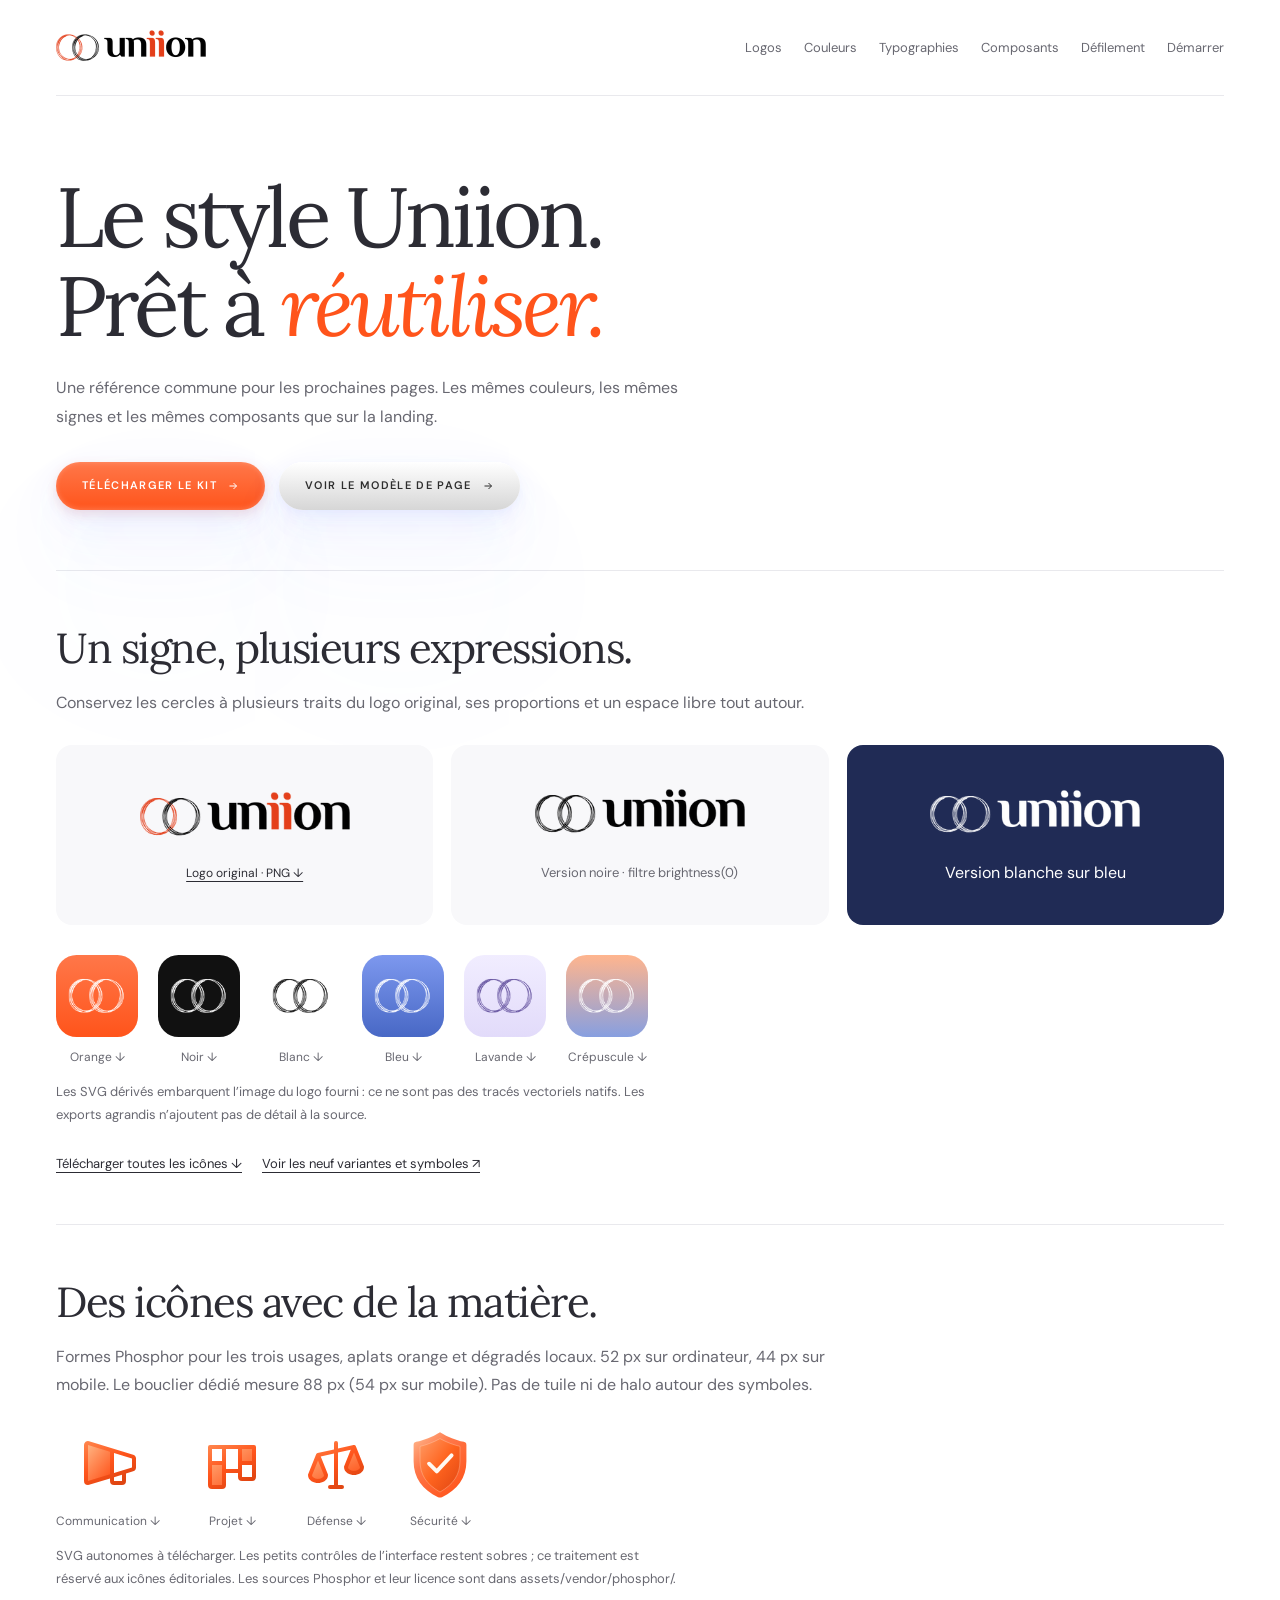
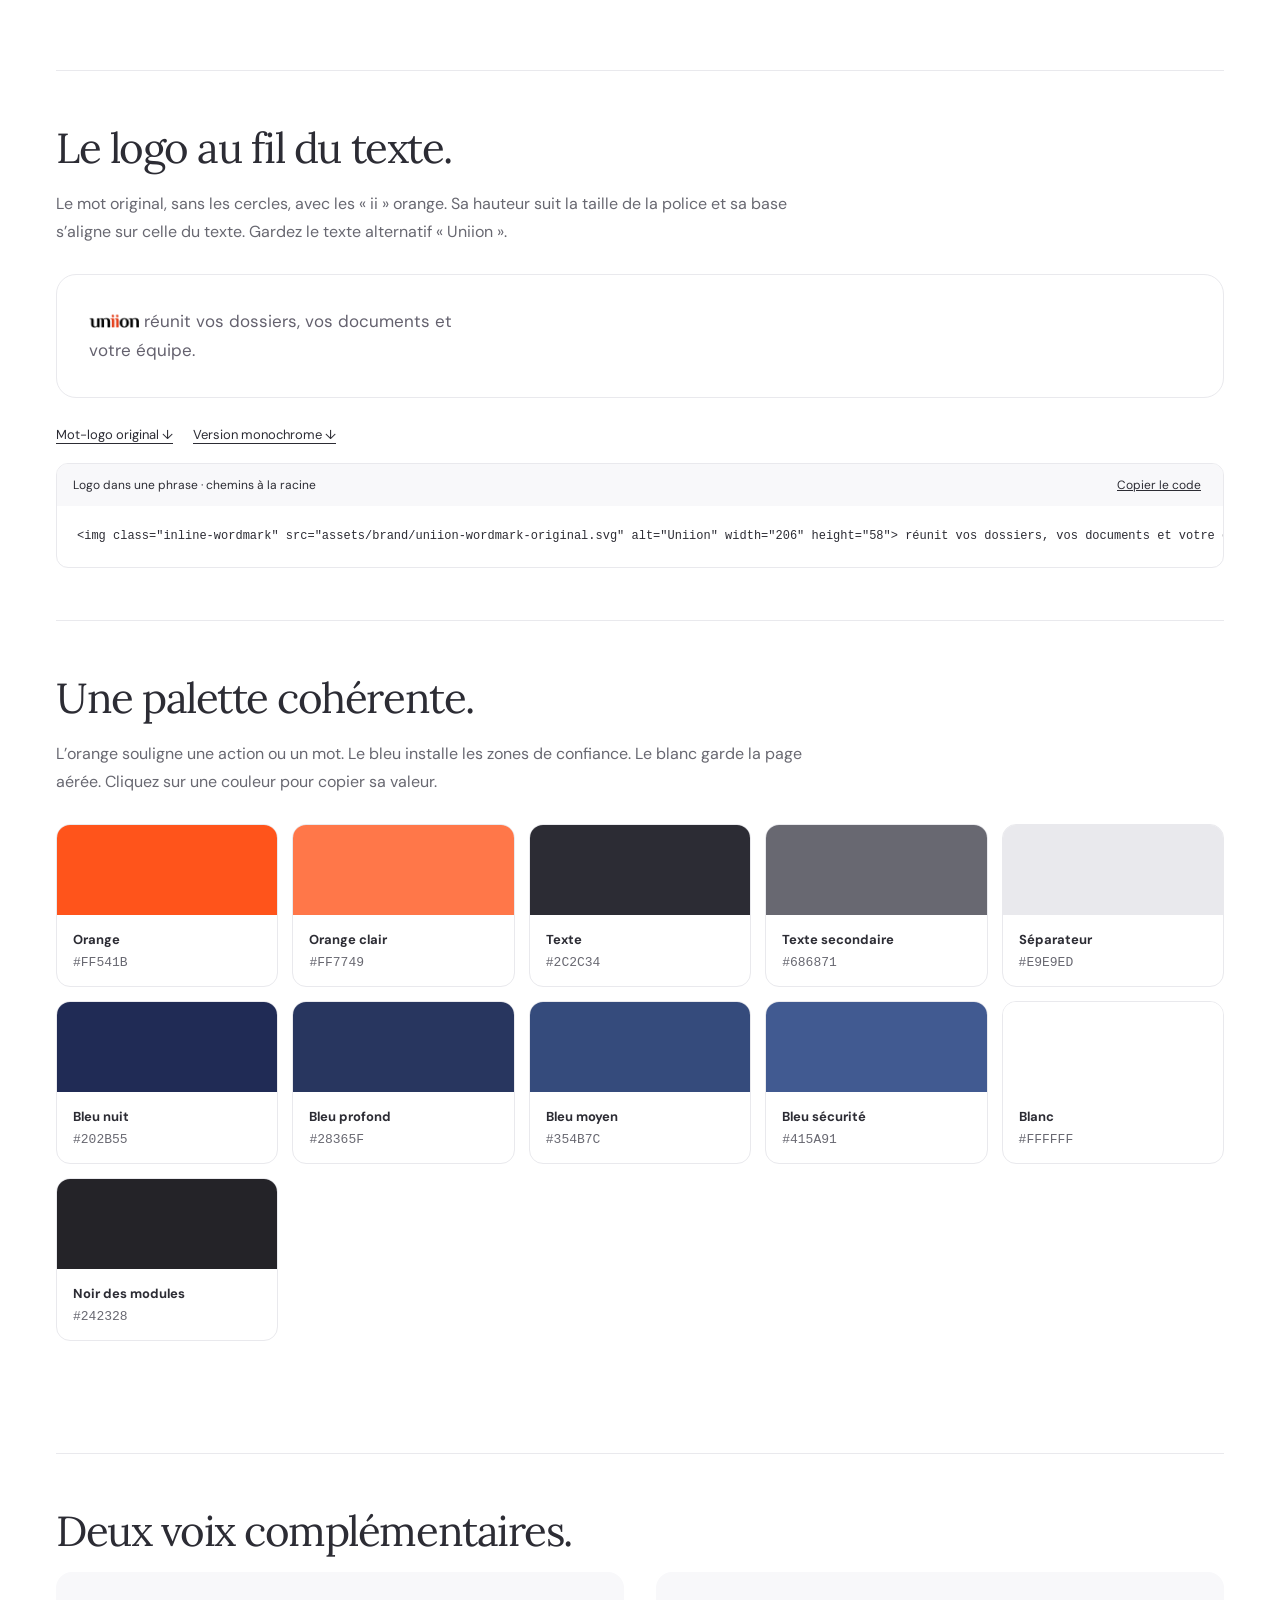
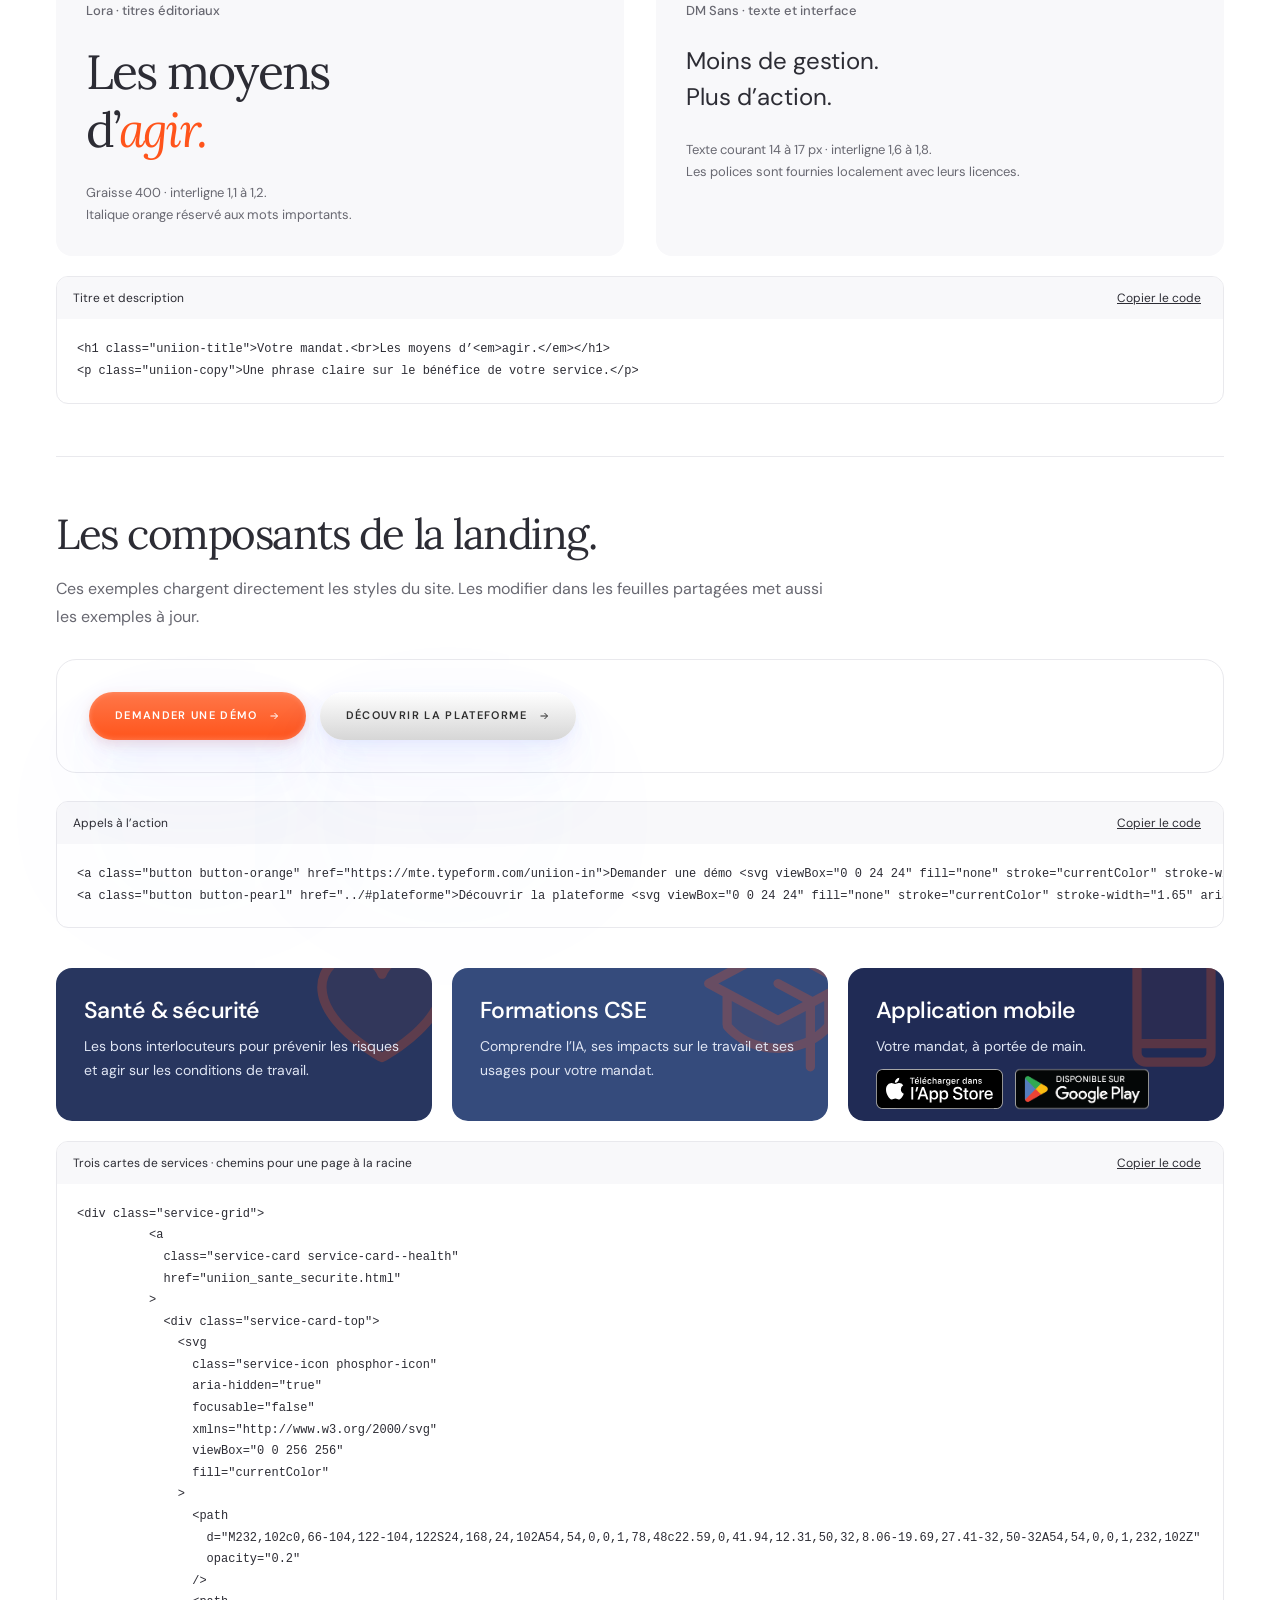
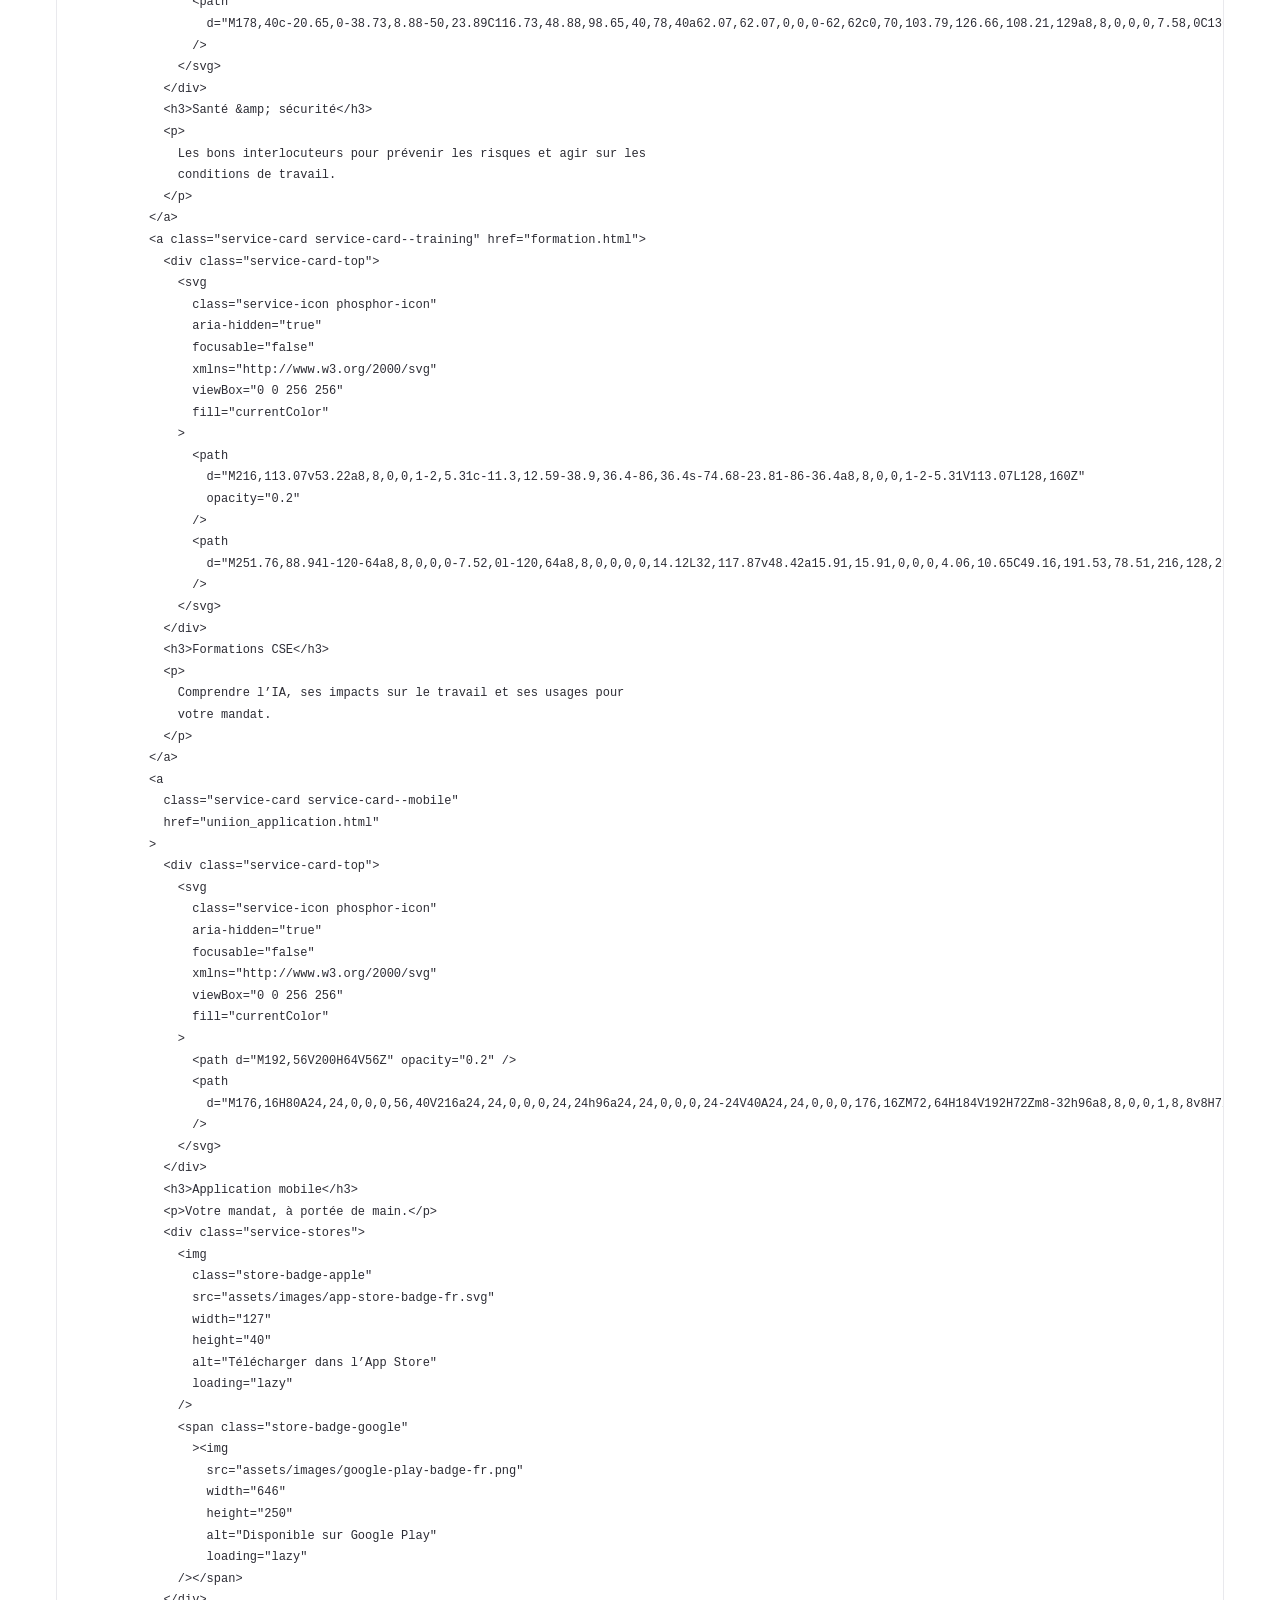
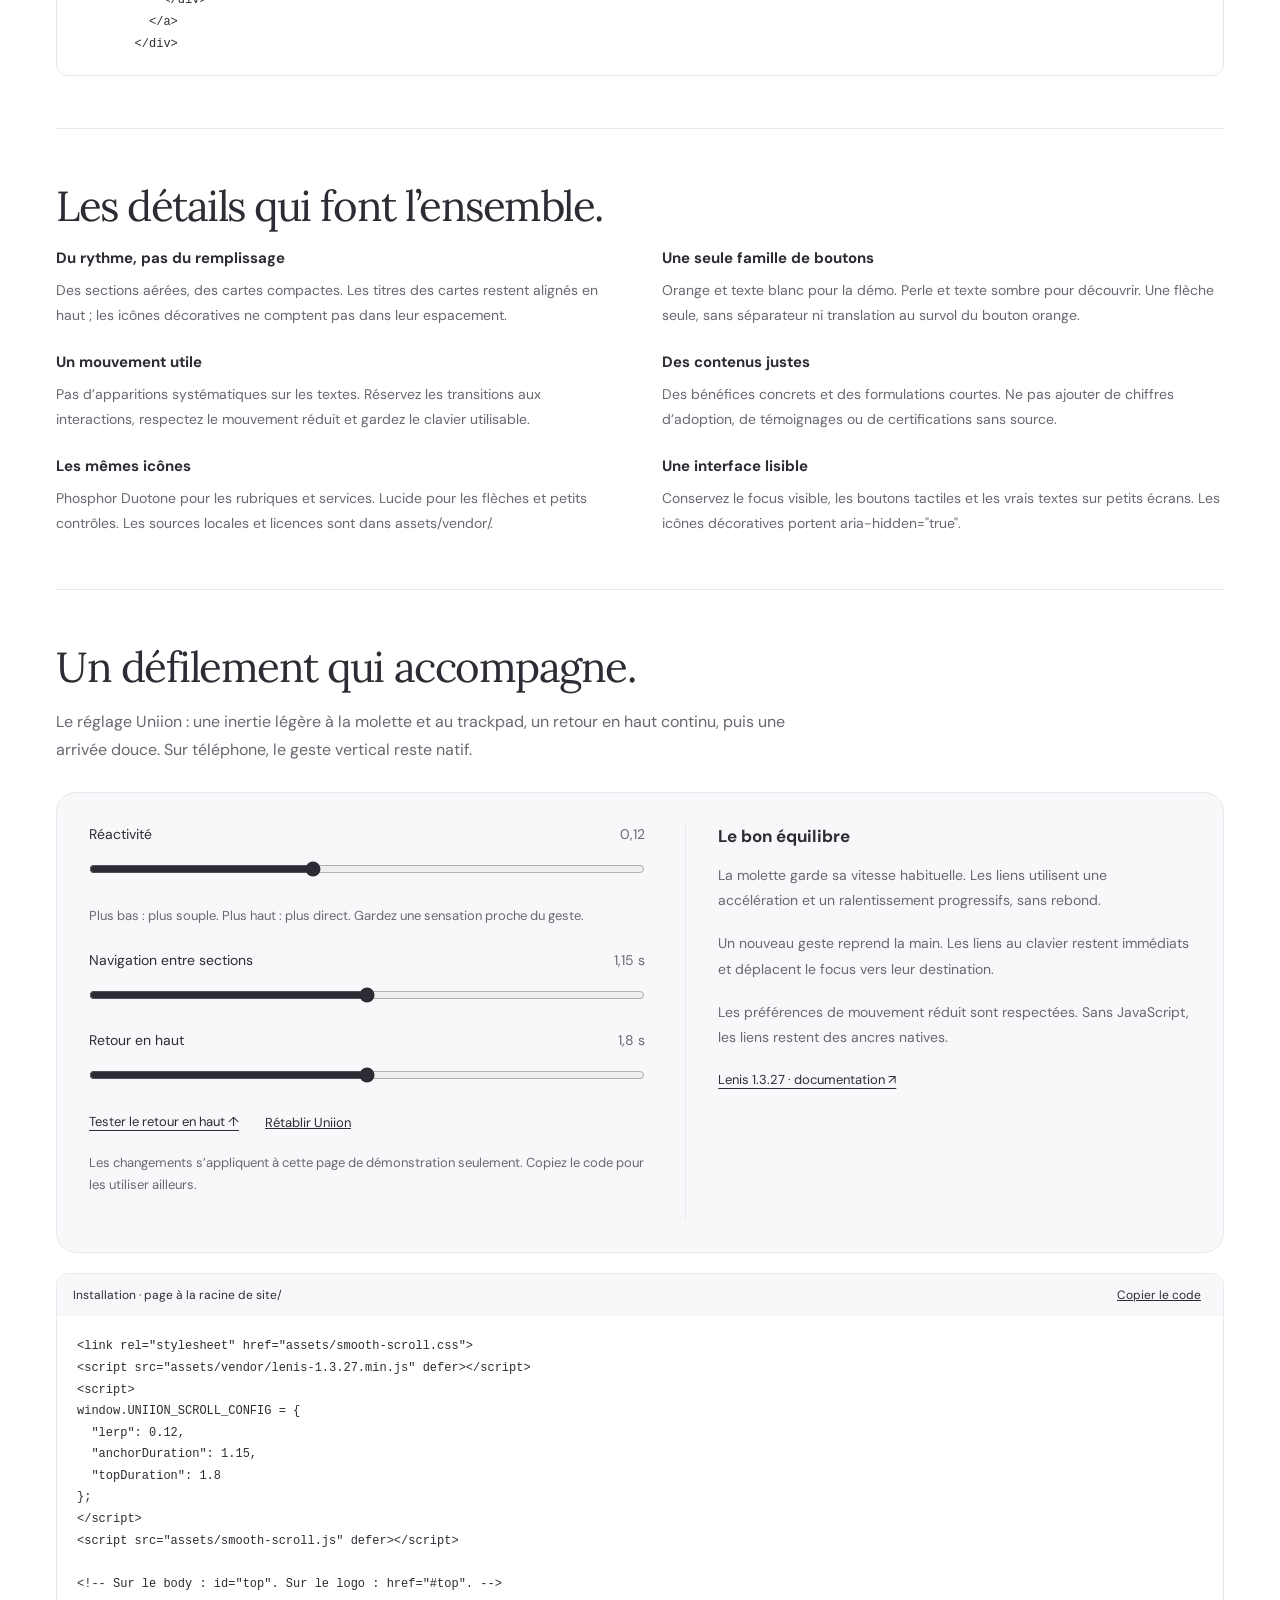
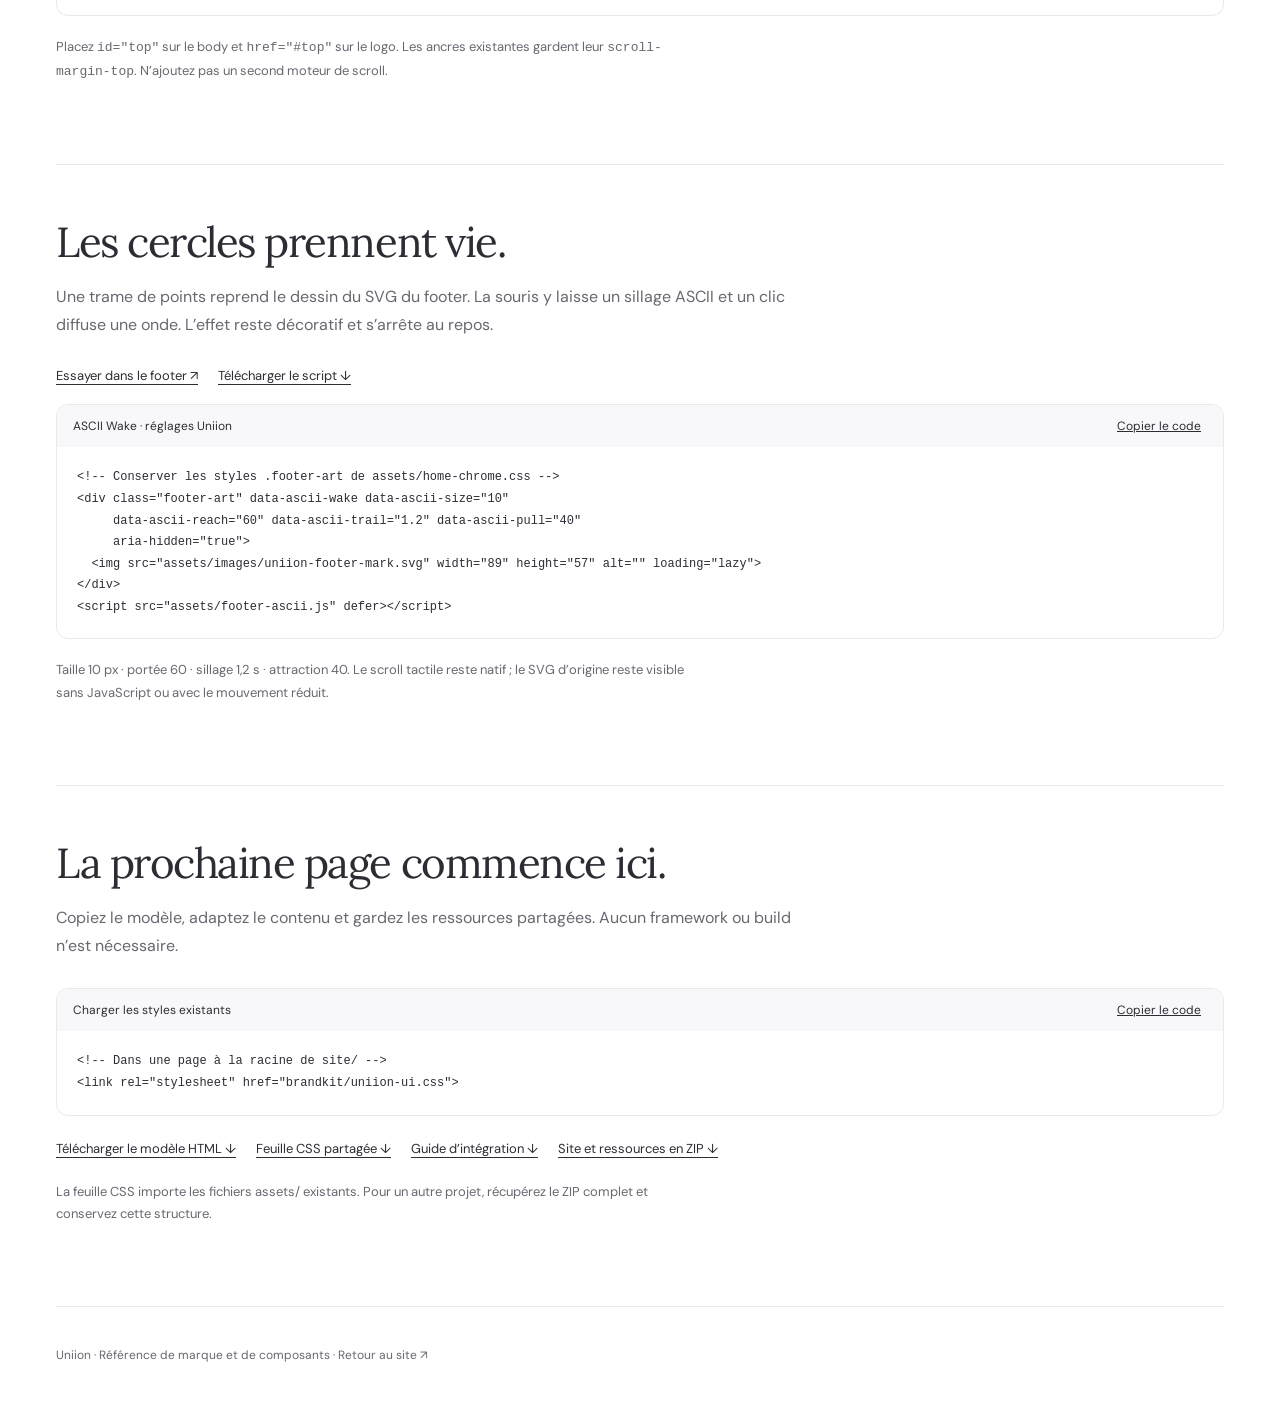
<file: brandkit/index.html>
<!doctype html>
<html lang="fr"><head><meta charset="utf-8"><meta name="viewport" content="width=device-width, initial-scale=1"><meta name="robots" content="noindex"><title>Uniion — Brandkit</title><meta name="description" content="Les couleurs, typographies, logos et composants Uniion pour construire les prochaines pages."><link rel="icon" href="../assets/images/uniion-app-icon.svg" type="image/svg+xml"><link rel="stylesheet" href="brandkit.css"><link rel="stylesheet" href="../assets/smooth-scroll.css?v=1"><script src="../assets/vendor/lenis-1.3.27.min.js" defer></script><script src="../assets/scroll-config.js?v=1" defer></script><script src="../assets/smooth-scroll.js?v=1" defer></script><script src="brandkit.js?v=scroll-1" defer></script></head>
<body id="top"><a class="skip-link" href="#contenu">Aller au contenu</a>
<header class="kit-header uniion-page-header page-width"><a href="../" aria-label="Uniion, accueil"><img src="../uniion-logo.png" alt="Uniion" width="300" height="68"></a><nav aria-label="Brandkit"><a href="#logos">Logos</a><a href="#couleurs">Couleurs</a><a href="#typo">Typographies</a><a href="#composants">Composants</a><a href="#defilement">Défilement</a><a href="#demarrer">Démarrer</a></nav></header>
<main id="contenu" class="page-width">
<section class="kit-intro"><h1>Le style Uniion.<br>Prêt à <em>réutiliser.</em></h1><p>Une référence commune pour les prochaines pages. Les mêmes couleurs, les mêmes signes et les mêmes composants que sur la landing.</p><div class="uniion-actions"><a class="button button-orange" href="uniion-starter.zip" download>Télécharger le kit <svg viewBox="0 0 24 24" fill="none" stroke="currentColor" stroke-width="1.65" aria-hidden="true"><path d="M5 12h14m-6-6 6 6-6 6"/></svg></a><a class="button button-pearl" href="page-template.html">Voir le modèle de page <svg viewBox="0 0 24 24" fill="none" stroke="currentColor" stroke-width="1.65" aria-hidden="true"><path d="M5 12h14m-6-6 6 6-6 6"/></svg></a></div></section>
<section class="kit-section" id="logos"><h2>Un signe, plusieurs expressions.</h2><p>Conservez les cercles à plusieurs traits du logo original, ses proportions et un espace libre tout autour.</p><div class="kit-grid"><div class="kit-logo"><img src="../uniion-logo.png" alt="Logo Uniion original" width="300" height="68"><a href="../uniion-logo.png" download>Logo original · PNG ↓</a></div><div class="kit-logo kit-logo--black"><img src="../uniion-logo.png" alt="Logo Uniion noir" width="300" height="68"><span class="kit-small">Version noire · filtre brightness(0)</span></div><div class="kit-logo kit-logo--white"><img src="../uniion-logo.png" alt="Logo Uniion blanc" width="300" height="68"><span>Version blanche sur bleu</span></div></div><div class="kit-symbols"><a href="../assets/brand/icons/uniion-orange.svg" download><img src="../assets/brand/icons/uniion-orange.svg" alt="" width="82" height="82">Orange ↓</a><a href="../assets/brand/icons/uniion-black.svg" download><img src="../assets/brand/icons/uniion-black.svg" alt="" width="82" height="82">Noir ↓</a><a href="../assets/brand/icons/uniion-white.svg" download><img src="../assets/brand/icons/uniion-white.svg" alt="" width="82" height="82">Blanc ↓</a><a href="../assets/brand/icons/uniion-blue.svg" download><img src="../assets/brand/icons/uniion-blue.svg" alt="" width="82" height="82">Bleu ↓</a><a href="../assets/brand/icons/uniion-lavender.svg" download><img src="../assets/brand/icons/uniion-lavender.svg" alt="" width="82" height="82">Lavande ↓</a><a href="../assets/brand/icons/uniion-sunset.svg" download><img src="../assets/brand/icons/uniion-sunset.svg" alt="" width="82" height="82">Crépuscule ↓</a></div><p class="kit-small">Les SVG dérivés embarquent l’image du logo fourni : ce ne sont pas des tracés vectoriels natifs. Les exports agrandis n’ajoutent pas de détail à la source.</p><div class="kit-links"><a href="../assets/brand/uniion-icons.zip" download>Télécharger toutes les icônes ↓</a><a href="../brand-icons.html">Voir les neuf variantes et symboles ↗</a></div></section>
<section class="kit-section" id="icones-matiere"><h2>Des icônes avec de la matière.</h2><p>Formes Phosphor pour les trois usages, aplats orange et dégradés locaux. 52 px sur ordinateur, 44 px sur mobile. Le bouclier dédié mesure 88 px (54 px sur mobile). Pas de tuile ni de halo autour des symboles.</p><div class="kit-symbols kit-feature-icons"><a href="../assets/brand/features/communication.svg" download><img src="../assets/brand/features/communication.svg" alt="" width="64" height="64"><span>Communication ↓</span></a><a href="../assets/brand/features/projets.svg" download><img src="../assets/brand/features/projets.svg" alt="" width="64" height="64"><span>Projet ↓</span></a><a href="../assets/brand/features/defense.svg" download><img src="../assets/brand/features/defense.svg" alt="" width="64" height="64"><span>Défense ↓</span></a><a href="../assets/brand/features/securite.svg" download><img src="../assets/brand/features/securite.svg" alt="" width="64" height="64"><span>Sécurité ↓</span></a></div><p class="kit-small">SVG autonomes à télécharger. Les petits contrôles de l’interface restent sobres ; ce traitement est réservé aux icônes éditoriales. Les sources Phosphor et leur licence sont dans assets/vendor/phosphor/.</p></section><section class="kit-section" id="mot-logo"><h2>Le logo au fil du texte.</h2><p>Le mot original, sans les cercles, avec les « ii » orange. Sa hauteur suit la taille de la police et sa base s’aligne sur celle du texte. Gardez le texte alternatif « Uniion ».</p><div class="kit-demo"><p class="hero-description"><img class="inline-wordmark" src="../assets/brand/uniion-wordmark-original.svg" alt="Uniion" width="206" height="58"> réunit vos dossiers, vos documents et votre équipe.</p></div><div class="kit-links"><a href="../assets/brand/uniion-wordmark-original.svg" download>Mot-logo original ↓</a><a href="../assets/brand/uniion-wordmark-ink.svg" download>Version monochrome ↓</a></div><div class="kit-code"><div class="kit-code-head"><span>Logo dans une phrase · chemins à la racine</span><button type="button" data-copy="wordmark-code">Copier le code</button></div><pre><code id="wordmark-code">&lt;img class=&quot;inline-wordmark&quot; src=&quot;assets/brand/uniion-wordmark-original.svg&quot; alt=&quot;Uniion&quot; width=&quot;206&quot; height=&quot;58&quot;&gt; réunit vos dossiers, vos documents et votre équipe.</code></pre></div></section><section class="kit-section" id="couleurs"><h2>Une palette cohérente.</h2><p>L’orange souligne une action ou un mot. Le bleu installe les zones de confiance. Le blanc garde la page aérée. Cliquez sur une couleur pour copier sa valeur.</p><div class="kit-swatches"><button class="kit-swatch" type="button" data-copy="" data-value="#ff541b" style="--swatch:#ff541b" aria-label="Copier Orange #ff541b"><span aria-hidden="true"></span><strong>Orange</strong><code>#FF541B</code></button><button class="kit-swatch" type="button" data-copy="" data-value="#ff7749" style="--swatch:#ff7749" aria-label="Copier Orange clair #ff7749"><span aria-hidden="true"></span><strong>Orange clair</strong><code>#FF7749</code></button><button class="kit-swatch" type="button" data-copy="" data-value="#2c2c34" style="--swatch:#2c2c34" aria-label="Copier Texte #2c2c34"><span aria-hidden="true"></span><strong>Texte</strong><code>#2C2C34</code></button><button class="kit-swatch" type="button" data-copy="" data-value="#686871" style="--swatch:#686871" aria-label="Copier Texte secondaire #686871"><span aria-hidden="true"></span><strong>Texte secondaire</strong><code>#686871</code></button><button class="kit-swatch" type="button" data-copy="" data-value="#e9e9ed" style="--swatch:#e9e9ed" aria-label="Copier Séparateur #e9e9ed"><span aria-hidden="true"></span><strong>Séparateur</strong><code>#E9E9ED</code></button><button class="kit-swatch" type="button" data-copy="" data-value="#202b55" style="--swatch:#202b55" aria-label="Copier Bleu nuit #202b55"><span aria-hidden="true"></span><strong>Bleu nuit</strong><code>#202B55</code></button><button class="kit-swatch" type="button" data-copy="" data-value="#28365f" style="--swatch:#28365f" aria-label="Copier Bleu profond #28365f"><span aria-hidden="true"></span><strong>Bleu profond</strong><code>#28365F</code></button><button class="kit-swatch" type="button" data-copy="" data-value="#354b7c" style="--swatch:#354b7c" aria-label="Copier Bleu moyen #354b7c"><span aria-hidden="true"></span><strong>Bleu moyen</strong><code>#354B7C</code></button><button class="kit-swatch" type="button" data-copy="" data-value="#415a91" style="--swatch:#415a91" aria-label="Copier Bleu sécurité #415a91"><span aria-hidden="true"></span><strong>Bleu sécurité</strong><code>#415A91</code></button><button class="kit-swatch" type="button" data-copy="" data-value="#ffffff" style="--swatch:#ffffff" aria-label="Copier Blanc #ffffff"><span aria-hidden="true"></span><strong>Blanc</strong><code>#FFFFFF</code></button><button class="kit-swatch" type="button" data-copy="" data-value="#242328" style="--swatch:#242328" aria-label="Copier Noir des modules #242328"><span aria-hidden="true"></span><strong>Noir des modules</strong><code>#242328</code></button></div><p class="kit-feedback" role="status" aria-live="polite"></p></section>
<section class="kit-section" id="typo"><h2>Deux voix complémentaires.</h2><div class="kit-type"><article><h3>Lora · titres éditoriaux</h3><p class="kit-serif">Les moyens<br>d’<em>agir.</em></p><p class="kit-small">Graisse 400 · interligne 1,1 à 1,2.<br>Italique orange réservé aux mots importants.</p></article><article><h3>DM Sans · texte et interface</h3><p class="kit-sans">Moins de gestion.<br>Plus d’action.</p><p class="kit-small">Texte courant 14 à 17 px · interligne 1,6 à 1,8.<br>Les polices sont fournies localement avec leurs licences.</p></article></div><div class="kit-code"><div class="kit-code-head"><span>Titre et description</span><button type="button" data-copy="title-code">Copier le code</button></div><pre><code id="title-code">&lt;h1 class=&quot;uniion-title&quot;&gt;Votre mandat.&lt;br&gt;Les moyens d’&lt;em&gt;agir.&lt;/em&gt;&lt;/h1&gt;
&lt;p class=&quot;uniion-copy&quot;&gt;Une phrase claire sur le bénéfice de votre service.&lt;/p&gt;</code></pre></div></section>
<section class="kit-section" id="composants"><h2>Les composants de la landing.</h2><p>Ces exemples chargent directement les styles du site. Les modifier dans les feuilles partagées met aussi les exemples à jour.</p><div class="kit-demo"><div class="uniion-actions"><a class="button button-orange" href="https://mte.typeform.com/uniion-in">Demander une démo <svg viewBox="0 0 24 24" fill="none" stroke="currentColor" stroke-width="1.65" aria-hidden="true"><path d="M5 12h14m-6-6 6 6-6 6"/></svg></a>
<a class="button button-pearl" href="../#plateforme">Découvrir la plateforme <svg viewBox="0 0 24 24" fill="none" stroke="currentColor" stroke-width="1.65" aria-hidden="true"><path d="M5 12h14m-6-6 6 6-6 6"/></svg></a></div></div><div class="kit-code"><div class="kit-code-head"><span>Appels à l’action</span><button type="button" data-copy="buttons-code">Copier le code</button></div><pre><code id="buttons-code">&lt;a class=&quot;button button-orange&quot; href=&quot;https://mte.typeform.com/uniion-in&quot;&gt;Demander une démo &lt;svg viewBox=&quot;0 0 24 24&quot; fill=&quot;none&quot; stroke=&quot;currentColor&quot; stroke-width=&quot;1.65&quot; aria-hidden=&quot;true&quot;&gt;&lt;path d=&quot;M5 12h14m-6-6 6 6-6 6&quot;/&gt;&lt;/svg&gt;&lt;/a&gt;
&lt;a class=&quot;button button-pearl&quot; href=&quot;../#plateforme&quot;&gt;Découvrir la plateforme &lt;svg viewBox=&quot;0 0 24 24&quot; fill=&quot;none&quot; stroke=&quot;currentColor&quot; stroke-width=&quot;1.65&quot; aria-hidden=&quot;true&quot;&gt;&lt;path d=&quot;M5 12h14m-6-6 6 6-6 6&quot;/&gt;&lt;/svg&gt;&lt;/a&gt;</code></pre></div><div style="margin-top:40px"><div class="service-grid">
          <a
            class="service-card service-card--health"
            href="../uniion_sante_securite.html"
          >
            <div class="service-card-top">
              <svg
                class="service-icon phosphor-icon"
                aria-hidden="true"
                focusable="false"
                xmlns="http://www.w3.org/2000/svg"
                viewBox="0 0 256 256"
                fill="currentColor"
              >
                <path
                  d="M232,102c0,66-104,122-104,122S24,168,24,102A54,54,0,0,1,78,48c22.59,0,41.94,12.31,50,32,8.06-19.69,27.41-32,50-32A54,54,0,0,1,232,102Z"
                  opacity="0.2"
                />
                <path
                  d="M178,40c-20.65,0-38.73,8.88-50,23.89C116.73,48.88,98.65,40,78,40a62.07,62.07,0,0,0-62,62c0,70,103.79,126.66,108.21,129a8,8,0,0,0,7.58,0C136.21,228.66,240,172,240,102A62.07,62.07,0,0,0,178,40ZM128,214.8C109.74,204.16,32,155.69,32,102A46.06,46.06,0,0,1,78,56c19.45,0,35.78,10.36,42.6,27a8,8,0,0,0,14.8,0c6.82-16.67,23.15-27,42.6-27a46.06,46.06,0,0,1,46,46C224,155.61,146.24,204.15,128,214.8Z"
                />
              </svg>
            </div>
            <h3>Santé &amp; sécurité</h3>
            <p>
              Les bons interlocuteurs pour prévenir les risques et agir sur les
              conditions de travail.
            </p>
          </a>
          <a class="service-card service-card--training" href="../formation.html">
            <div class="service-card-top">
              <svg
                class="service-icon phosphor-icon"
                aria-hidden="true"
                focusable="false"
                xmlns="http://www.w3.org/2000/svg"
                viewBox="0 0 256 256"
                fill="currentColor"
              >
                <path
                  d="M216,113.07v53.22a8,8,0,0,1-2,5.31c-11.3,12.59-38.9,36.4-86,36.4s-74.68-23.81-86-36.4a8,8,0,0,1-2-5.31V113.07L128,160Z"
                  opacity="0.2"
                />
                <path
                  d="M251.76,88.94l-120-64a8,8,0,0,0-7.52,0l-120,64a8,8,0,0,0,0,14.12L32,117.87v48.42a15.91,15.91,0,0,0,4.06,10.65C49.16,191.53,78.51,216,128,216a130,130,0,0,0,48-8.76V240a8,8,0,0,0,16,0V199.51a115.63,115.63,0,0,0,27.94-22.57A15.91,15.91,0,0,0,224,166.29V117.87l27.76-14.81a8,8,0,0,0,0-14.12ZM128,200c-43.27,0-68.72-21.14-80-33.71V126.4l76.24,40.66a8,8,0,0,0,7.52,0L176,143.47v46.34C163.4,195.69,147.52,200,128,200Zm80-33.75a97.83,97.83,0,0,1-16,14.25V134.93l16-8.53ZM188,118.94l-.22-.13-56-29.87a8,8,0,0,0-7.52,14.12L171,128l-43,22.93L25,96,128,41.07,231,96Z"
                />
              </svg>
            </div>
            <h3>Formations CSE</h3>
            <p>
              Comprendre l’IA, ses impacts sur le travail et ses usages pour
              votre mandat.
            </p>
          </a>
          <a
            class="service-card service-card--mobile"
            href="../uniion_application.html"
          >
            <div class="service-card-top">
              <svg
                class="service-icon phosphor-icon"
                aria-hidden="true"
                focusable="false"
                xmlns="http://www.w3.org/2000/svg"
                viewBox="0 0 256 256"
                fill="currentColor"
              >
                <path d="M192,56V200H64V56Z" opacity="0.2" />
                <path
                  d="M176,16H80A24,24,0,0,0,56,40V216a24,24,0,0,0,24,24h96a24,24,0,0,0,24-24V40A24,24,0,0,0,176,16ZM72,64H184V192H72Zm8-32h96a8,8,0,0,1,8,8v8H72V40A8,8,0,0,1,80,32Zm96,192H80a8,8,0,0,1-8-8v-8H184v8A8,8,0,0,1,176,224Z"
                />
              </svg>
            </div>
            <h3>Application mobile</h3>
            <p>Votre mandat, à portée de main.</p>
            <div class="service-stores">
              <img
                class="store-badge-apple"
                src="../assets/images/app-store-badge-fr.svg"
                width="127"
                height="40"
                alt="Télécharger dans l’App Store"
                loading="lazy"
              />
              <span class="store-badge-google"
                ><img
                  src="../assets/images/google-play-badge-fr.png"
                  width="646"
                  height="250"
                  alt="Disponible sur Google Play"
                  loading="lazy"
              /></span>
            </div>
          </a>
        </div></div><div class="kit-code"><div class="kit-code-head"><span>Trois cartes de services · chemins pour une page à la racine</span><button type="button" data-copy="cards-code">Copier le code</button></div><pre><code id="cards-code">&lt;div class=&quot;service-grid&quot;&gt;
          &lt;a
            class=&quot;service-card service-card--health&quot;
            href=&quot;uniion_sante_securite.html&quot;
          &gt;
            &lt;div class=&quot;service-card-top&quot;&gt;
              &lt;svg
                class=&quot;service-icon phosphor-icon&quot;
                aria-hidden=&quot;true&quot;
                focusable=&quot;false&quot;
                xmlns=&quot;http://www.w3.org/2000/svg&quot;
                viewBox=&quot;0 0 256 256&quot;
                fill=&quot;currentColor&quot;
              &gt;
                &lt;path
                  d=&quot;M232,102c0,66-104,122-104,122S24,168,24,102A54,54,0,0,1,78,48c22.59,0,41.94,12.31,50,32,8.06-19.69,27.41-32,50-32A54,54,0,0,1,232,102Z&quot;
                  opacity=&quot;0.2&quot;
                /&gt;
                &lt;path
                  d=&quot;M178,40c-20.65,0-38.73,8.88-50,23.89C116.73,48.88,98.65,40,78,40a62.07,62.07,0,0,0-62,62c0,70,103.79,126.66,108.21,129a8,8,0,0,0,7.58,0C136.21,228.66,240,172,240,102A62.07,62.07,0,0,0,178,40ZM128,214.8C109.74,204.16,32,155.69,32,102A46.06,46.06,0,0,1,78,56c19.45,0,35.78,10.36,42.6,27a8,8,0,0,0,14.8,0c6.82-16.67,23.15-27,42.6-27a46.06,46.06,0,0,1,46,46C224,155.61,146.24,204.15,128,214.8Z&quot;
                /&gt;
              &lt;/svg&gt;
            &lt;/div&gt;
            &lt;h3&gt;Santé &amp;amp; sécurité&lt;/h3&gt;
            &lt;p&gt;
              Les bons interlocuteurs pour prévenir les risques et agir sur les
              conditions de travail.
            &lt;/p&gt;
          &lt;/a&gt;
          &lt;a class=&quot;service-card service-card--training&quot; href=&quot;formation.html&quot;&gt;
            &lt;div class=&quot;service-card-top&quot;&gt;
              &lt;svg
                class=&quot;service-icon phosphor-icon&quot;
                aria-hidden=&quot;true&quot;
                focusable=&quot;false&quot;
                xmlns=&quot;http://www.w3.org/2000/svg&quot;
                viewBox=&quot;0 0 256 256&quot;
                fill=&quot;currentColor&quot;
              &gt;
                &lt;path
                  d=&quot;M216,113.07v53.22a8,8,0,0,1-2,5.31c-11.3,12.59-38.9,36.4-86,36.4s-74.68-23.81-86-36.4a8,8,0,0,1-2-5.31V113.07L128,160Z&quot;
                  opacity=&quot;0.2&quot;
                /&gt;
                &lt;path
                  d=&quot;M251.76,88.94l-120-64a8,8,0,0,0-7.52,0l-120,64a8,8,0,0,0,0,14.12L32,117.87v48.42a15.91,15.91,0,0,0,4.06,10.65C49.16,191.53,78.51,216,128,216a130,130,0,0,0,48-8.76V240a8,8,0,0,0,16,0V199.51a115.63,115.63,0,0,0,27.94-22.57A15.91,15.91,0,0,0,224,166.29V117.87l27.76-14.81a8,8,0,0,0,0-14.12ZM128,200c-43.27,0-68.72-21.14-80-33.71V126.4l76.24,40.66a8,8,0,0,0,7.52,0L176,143.47v46.34C163.4,195.69,147.52,200,128,200Zm80-33.75a97.83,97.83,0,0,1-16,14.25V134.93l16-8.53ZM188,118.94l-.22-.13-56-29.87a8,8,0,0,0-7.52,14.12L171,128l-43,22.93L25,96,128,41.07,231,96Z&quot;
                /&gt;
              &lt;/svg&gt;
            &lt;/div&gt;
            &lt;h3&gt;Formations CSE&lt;/h3&gt;
            &lt;p&gt;
              Comprendre l’IA, ses impacts sur le travail et ses usages pour
              votre mandat.
            &lt;/p&gt;
          &lt;/a&gt;
          &lt;a
            class=&quot;service-card service-card--mobile&quot;
            href=&quot;uniion_application.html&quot;
          &gt;
            &lt;div class=&quot;service-card-top&quot;&gt;
              &lt;svg
                class=&quot;service-icon phosphor-icon&quot;
                aria-hidden=&quot;true&quot;
                focusable=&quot;false&quot;
                xmlns=&quot;http://www.w3.org/2000/svg&quot;
                viewBox=&quot;0 0 256 256&quot;
                fill=&quot;currentColor&quot;
              &gt;
                &lt;path d=&quot;M192,56V200H64V56Z&quot; opacity=&quot;0.2&quot; /&gt;
                &lt;path
                  d=&quot;M176,16H80A24,24,0,0,0,56,40V216a24,24,0,0,0,24,24h96a24,24,0,0,0,24-24V40A24,24,0,0,0,176,16ZM72,64H184V192H72Zm8-32h96a8,8,0,0,1,8,8v8H72V40A8,8,0,0,1,80,32Zm96,192H80a8,8,0,0,1-8-8v-8H184v8A8,8,0,0,1,176,224Z&quot;
                /&gt;
              &lt;/svg&gt;
            &lt;/div&gt;
            &lt;h3&gt;Application mobile&lt;/h3&gt;
            &lt;p&gt;Votre mandat, à portée de main.&lt;/p&gt;
            &lt;div class=&quot;service-stores&quot;&gt;
              &lt;img
                class=&quot;store-badge-apple&quot;
                src=&quot;assets/images/app-store-badge-fr.svg&quot;
                width=&quot;127&quot;
                height=&quot;40&quot;
                alt=&quot;Télécharger dans l’App Store&quot;
                loading=&quot;lazy&quot;
              /&gt;
              &lt;span class=&quot;store-badge-google&quot;
                &gt;&lt;img
                  src=&quot;assets/images/google-play-badge-fr.png&quot;
                  width=&quot;646&quot;
                  height=&quot;250&quot;
                  alt=&quot;Disponible sur Google Play&quot;
                  loading=&quot;lazy&quot;
              /&gt;&lt;/span&gt;
            &lt;/div&gt;
          &lt;/a&gt;
        &lt;/div&gt;</code></pre></div></section>
<section class="kit-section"><h2>Les détails qui font l’ensemble.</h2><div class="kit-rules"><article><h3>Du rythme, pas du remplissage</h3><p>Des sections aérées, des cartes compactes. Les titres des cartes restent alignés en haut ; les icônes décoratives ne comptent pas dans leur espacement.</p></article><article><h3>Une seule famille de boutons</h3><p>Orange et texte blanc pour la démo. Perle et texte sombre pour découvrir. Une flèche seule, sans séparateur ni translation au survol du bouton orange.</p></article><article><h3>Un mouvement utile</h3><p>Pas d’apparitions systématiques sur les textes. Réservez les transitions aux interactions, respectez le mouvement réduit et gardez le clavier utilisable.</p></article><article><h3>Des contenus justes</h3><p>Des bénéfices concrets et des formulations courtes. Ne pas ajouter de chiffres d’adoption, de témoignages ou de certifications sans source.</p></article><article><h3>Les mêmes icônes</h3><p>Phosphor Duotone pour les rubriques et services. Lucide pour les flèches et petits contrôles. Les sources locales et licences sont dans assets/vendor/.</p></article><article><h3>Une interface lisible</h3><p>Conservez le focus visible, les boutons tactiles et les vrais textes sur petits écrans. Les icônes décoratives portent aria-hidden="true".</p></article></div></section>
<section class="kit-section" id="defilement">
  <h2>Un défilement qui accompagne.</h2>
  <p>Le réglage Uniion : une inertie légère à la molette et au trackpad, un retour en haut continu, puis une arrivée douce. Sur téléphone, le geste vertical reste natif.</p>
  <div class="kit-scroll-settings">
    <div class="kit-scroll-controls">
      <label for="scroll-lerp">Réactivité <output for="scroll-lerp"></output></label>
      <input id="scroll-lerp" data-scroll-setting="lerp" type="range" min="0.08" max="0.18" step="0.01" aria-describedby="lerp-help">
      <p id="lerp-help">Plus bas : plus souple. Plus haut : plus direct. Gardez une sensation proche du geste.</p>
      <label for="scroll-anchor">Navigation entre sections <output for="scroll-anchor"></output></label>
      <input id="scroll-anchor" data-scroll-setting="anchorDuration" type="range" min="0.7" max="1.6" step="0.05">
      <label for="scroll-top">Retour en haut <output for="scroll-top"></output></label>
      <input id="scroll-top" data-scroll-setting="topDuration" type="range" min="1.2" max="2.4" step="0.1">
      <div class="kit-links"><a href="#top">Tester le retour en haut ↑</a><button type="button" data-scroll-reset>Rétablir Uniion</button></div>
      <p class="kit-small">Les changements s’appliquent à cette page de démonstration seulement. Copiez le code pour les utiliser ailleurs.</p>
      <p class="kit-reduced-note">Le mouvement réduit est activé sur votre appareil : le défilement reste instantané.</p>
    </div>
    <div class="kit-scroll-guide">
      <h3>Le bon équilibre</h3>
      <p>La molette garde sa vitesse habituelle. Les liens utilisent une accélération et un ralentissement progressifs, sans rebond.</p>
      <p>Un nouveau geste reprend la main. Les liens au clavier restent immédiats et déplacent le focus vers leur destination.</p>
      <p>Les préférences de mouvement réduit sont respectées. Sans JavaScript, les liens restent des ancres natives.</p>
      <a href="https://github.com/darkroomengineering/lenis" target="_blank" rel="noopener">Lenis 1.3.27 · documentation ↗</a>
    </div>
  </div>
  <div class="kit-code"><div class="kit-code-head"><span>Installation · page à la racine de site/</span><button type="button" data-copy="scroll-code">Copier le code</button></div><pre><code id="scroll-code">&lt;link rel="stylesheet" href="assets/smooth-scroll.css"&gt;
&lt;script src="assets/vendor/lenis-1.3.27.min.js" defer&gt;&lt;/script&gt;
&lt;script src="assets/scroll-config.js" defer&gt;&lt;/script&gt;
&lt;script src="assets/smooth-scroll.js" defer&gt;&lt;/script&gt;</code></pre></div>
  <p class="kit-small" style="margin-top:20px">Placez <code>id="top"</code> sur le body et <code>href="#top"</code> sur le logo. Les ancres existantes gardent leur <code>scroll-margin-top</code>. N’ajoutez pas un second moteur de scroll.</p>
</section>

<section class="kit-section" id="ascii-footer"><h2>Les cercles prennent vie.</h2><p>Une trame de points reprend le dessin du SVG du footer. La souris y laisse un sillage ASCII et un clic diffuse une onde. L’effet reste décoratif et s’arrête au repos.</p><div class="kit-links"><a href="../#footer">Essayer dans le footer ↗</a><a href="../assets/footer-ascii.js" download>Télécharger le script ↓</a></div><div class="kit-code"><div class="kit-code-head"><span>ASCII Wake · réglages Uniion</span><button type="button" data-copy="ascii-code">Copier le code</button></div><pre><code id="ascii-code">&lt;!-- Conserver les styles .footer-art de assets/home-chrome.css --&gt;
&lt;div class=&quot;footer-art&quot; data-ascii-wake data-ascii-size=&quot;10&quot;
     data-ascii-reach=&quot;60&quot; data-ascii-trail=&quot;1.2&quot; data-ascii-pull=&quot;40&quot;
     aria-hidden=&quot;true&quot;&gt;
  &lt;img src=&quot;assets/images/uniion-footer-mark.svg&quot; width=&quot;89&quot; height=&quot;57&quot; alt=&quot;&quot; loading=&quot;lazy&quot;&gt;
&lt;/div&gt;
&lt;script src=&quot;assets/footer-ascii.js&quot; defer&gt;&lt;/script&gt;</code></pre></div><p class="kit-small" style="margin-top:20px">Taille 10 px · portée 60 · sillage 1,2 s · attraction 40. Le scroll tactile reste natif ; le SVG d’origine reste visible sans JavaScript ou avec le mouvement réduit.</p></section>
<section class="kit-section" id="demarrer"><h2>La prochaine page commence ici.</h2><p>Copiez le modèle, adaptez le contenu et gardez les ressources partagées. Aucun framework ou build n’est nécessaire.</p><div class="kit-code"><div class="kit-code-head"><span>Charger les styles existants</span><button type="button" data-copy="setup-code">Copier le code</button></div><pre><code id="setup-code">&lt;!-- Dans une page à la racine de site/ --&gt;
&lt;link rel=&quot;stylesheet&quot; href=&quot;brandkit/uniion-ui.css&quot;&gt;</code></pre></div><div class="kit-links"><a href="page-template.html" download>Télécharger le modèle HTML ↓</a><a href="uniion-ui.css" download>Feuille CSS partagée ↓</a><a href="README.md" download>Guide d’intégration ↓</a><a href="uniion-starter.zip" download>Site et ressources en ZIP ↓</a></div><p class="kit-small" style="margin-top:24px">La feuille CSS importe les fichiers assets/ existants. Pour un autre projet, récupérez le ZIP complet et conservez cette structure.</p></section>
</main><footer class="kit-footer page-width">Uniion · Référence de marque et de composants · <a href="../">Retour au site ↗</a></footer></body></html>
</file>
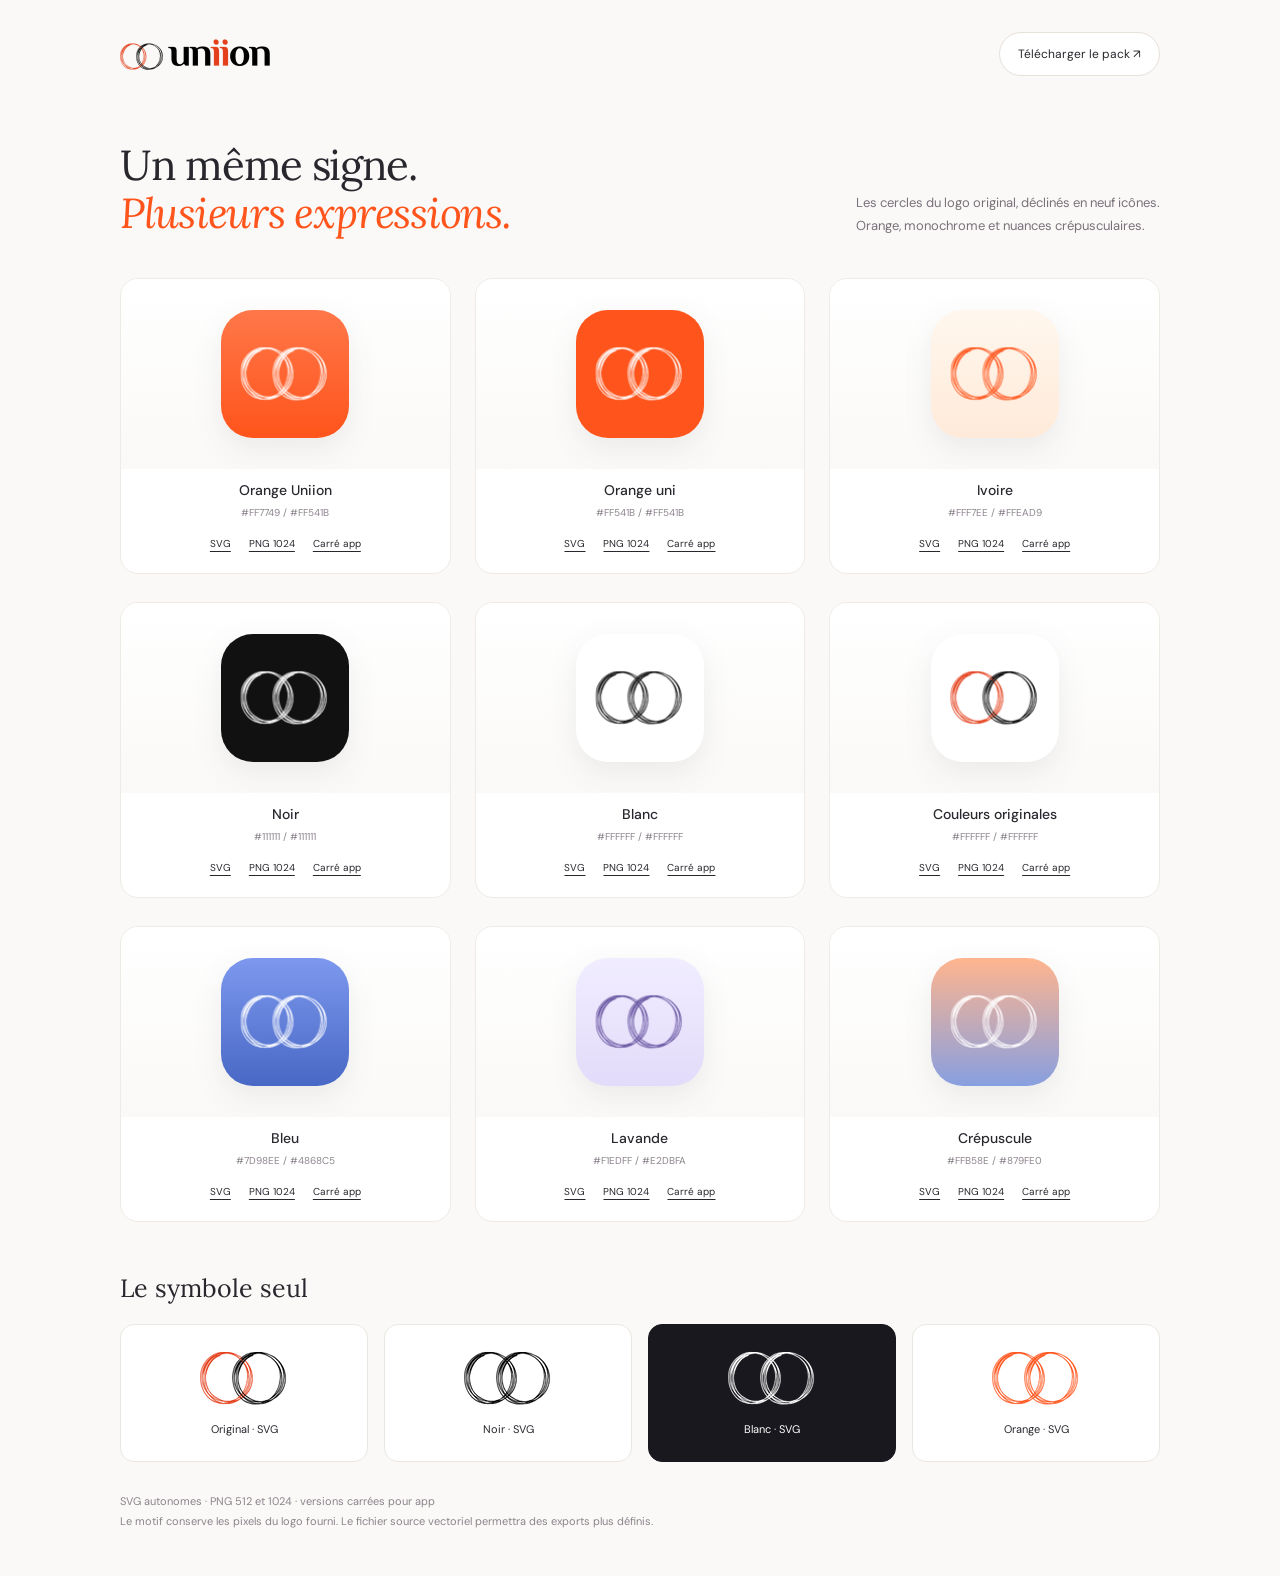
<file: brand-icons.html>
<!doctype html><html lang="fr"><head><meta charset="utf-8"><meta name="viewport" content="width=device-width, initial-scale=1"><meta name="robots" content="noindex"><title>Uniion — Icônes d’application</title><link rel="stylesheet" href="assets/brand/preview.css"></head><body><main><header><a href="./"><img src="uniion-logo.png" width="150" height="34" alt="Uniion, accueil"></a><a class="download-pack" href="assets/brand/uniion-icons.zip" download>Télécharger le pack ↗</a></header><section class="intro"><h1>Un même signe.<br><em>Plusieurs expressions.</em></h1><p>Les cercles du logo original, déclinés en neuf icônes.<br>Orange, monochrome et nuances crépusculaires.</p></section><section class="variants" aria-label="Variantes d’icônes"><article class="variant"><div class="sample"><img src="assets/brand/icons/uniion-orange.svg" alt="Icône Uniion — Orange Uniion" width="160" height="160"></div><h2>Orange Uniion</h2><p>#FF7749 / #FF541B</p><div class="downloads"><a href="assets/brand/icons/uniion-orange.svg" download>SVG</a><a href="assets/brand/icons/uniion-orange-1024.png" download>PNG 1024</a><a href="assets/brand/store/uniion-orange-1024.png" download>Carré app</a></div></article>
<article class="variant"><div class="sample"><img src="assets/brand/icons/uniion-orange-flat.svg" alt="Icône Uniion — Orange uni" width="160" height="160"></div><h2>Orange uni</h2><p>#FF541B / #FF541B</p><div class="downloads"><a href="assets/brand/icons/uniion-orange-flat.svg" download>SVG</a><a href="assets/brand/icons/uniion-orange-flat-1024.png" download>PNG 1024</a><a href="assets/brand/store/uniion-orange-flat-1024.png" download>Carré app</a></div></article>
<article class="variant"><div class="sample"><img src="assets/brand/icons/uniion-ivory.svg" alt="Icône Uniion — Ivoire" width="160" height="160"></div><h2>Ivoire</h2><p>#FFF7EE / #FFEAD9</p><div class="downloads"><a href="assets/brand/icons/uniion-ivory.svg" download>SVG</a><a href="assets/brand/icons/uniion-ivory-1024.png" download>PNG 1024</a><a href="assets/brand/store/uniion-ivory-1024.png" download>Carré app</a></div></article>
<article class="variant"><div class="sample"><img src="assets/brand/icons/uniion-black.svg" alt="Icône Uniion — Noir" width="160" height="160"></div><h2>Noir</h2><p>#111111 / #111111</p><div class="downloads"><a href="assets/brand/icons/uniion-black.svg" download>SVG</a><a href="assets/brand/icons/uniion-black-1024.png" download>PNG 1024</a><a href="assets/brand/store/uniion-black-1024.png" download>Carré app</a></div></article>
<article class="variant"><div class="sample"><img src="assets/brand/icons/uniion-white.svg" alt="Icône Uniion — Blanc" width="160" height="160"></div><h2>Blanc</h2><p>#FFFFFF / #FFFFFF</p><div class="downloads"><a href="assets/brand/icons/uniion-white.svg" download>SVG</a><a href="assets/brand/icons/uniion-white-1024.png" download>PNG 1024</a><a href="assets/brand/store/uniion-white-1024.png" download>Carré app</a></div></article>
<article class="variant"><div class="sample"><img src="assets/brand/icons/uniion-original.svg" alt="Icône Uniion — Couleurs originales" width="160" height="160"></div><h2>Couleurs originales</h2><p>#FFFFFF / #FFFFFF</p><div class="downloads"><a href="assets/brand/icons/uniion-original.svg" download>SVG</a><a href="assets/brand/icons/uniion-original-1024.png" download>PNG 1024</a><a href="assets/brand/store/uniion-original-1024.png" download>Carré app</a></div></article>
<article class="variant"><div class="sample"><img src="assets/brand/icons/uniion-blue.svg" alt="Icône Uniion — Bleu" width="160" height="160"></div><h2>Bleu</h2><p>#7D98EE / #4868C5</p><div class="downloads"><a href="assets/brand/icons/uniion-blue.svg" download>SVG</a><a href="assets/brand/icons/uniion-blue-1024.png" download>PNG 1024</a><a href="assets/brand/store/uniion-blue-1024.png" download>Carré app</a></div></article>
<article class="variant"><div class="sample"><img src="assets/brand/icons/uniion-lavender.svg" alt="Icône Uniion — Lavande" width="160" height="160"></div><h2>Lavande</h2><p>#F1EDFF / #E2DBFA</p><div class="downloads"><a href="assets/brand/icons/uniion-lavender.svg" download>SVG</a><a href="assets/brand/icons/uniion-lavender-1024.png" download>PNG 1024</a><a href="assets/brand/store/uniion-lavender-1024.png" download>Carré app</a></div></article>
<article class="variant"><div class="sample"><img src="assets/brand/icons/uniion-sunset.svg" alt="Icône Uniion — Crépuscule" width="160" height="160"></div><h2>Crépuscule</h2><p>#FFB58E / #879FE0</p><div class="downloads"><a href="assets/brand/icons/uniion-sunset.svg" download>SVG</a><a href="assets/brand/icons/uniion-sunset-1024.png" download>PNG 1024</a><a href="assets/brand/store/uniion-sunset-1024.png" download>Carré app</a></div></article></section><section class="marks"><h2>Le symbole seul</h2><div class="marks-grid"><a class="mark-sample " href="assets/brand/marks/uniion-mark-original.svg" download><img src="assets/brand/marks/uniion-mark-original.svg" width="89" height="57" alt="Symbole Original"><span>Original · SVG</span></a>
<a class="mark-sample " href="assets/brand/marks/uniion-mark-black.svg" download><img src="assets/brand/marks/uniion-mark-black.svg" width="89" height="57" alt="Symbole Noir"><span>Noir · SVG</span></a>
<a class="mark-sample dark" href="assets/brand/marks/uniion-mark-white.svg" download><img src="assets/brand/marks/uniion-mark-white.svg" width="89" height="57" alt="Symbole Blanc"><span>Blanc · SVG</span></a>
<a class="mark-sample " href="assets/brand/marks/uniion-mark-orange.svg" download><img src="assets/brand/marks/uniion-mark-orange.svg" width="89" height="57" alt="Symbole Orange"><span>Orange · SVG</span></a></div></section><footer>SVG autonomes · PNG 512 et 1024 · versions carrées pour app<br>Le motif conserve les pixels du logo fourni. Le fichier source vectoriel permettra des exports plus définis.</footer></main></body></html>
</file>
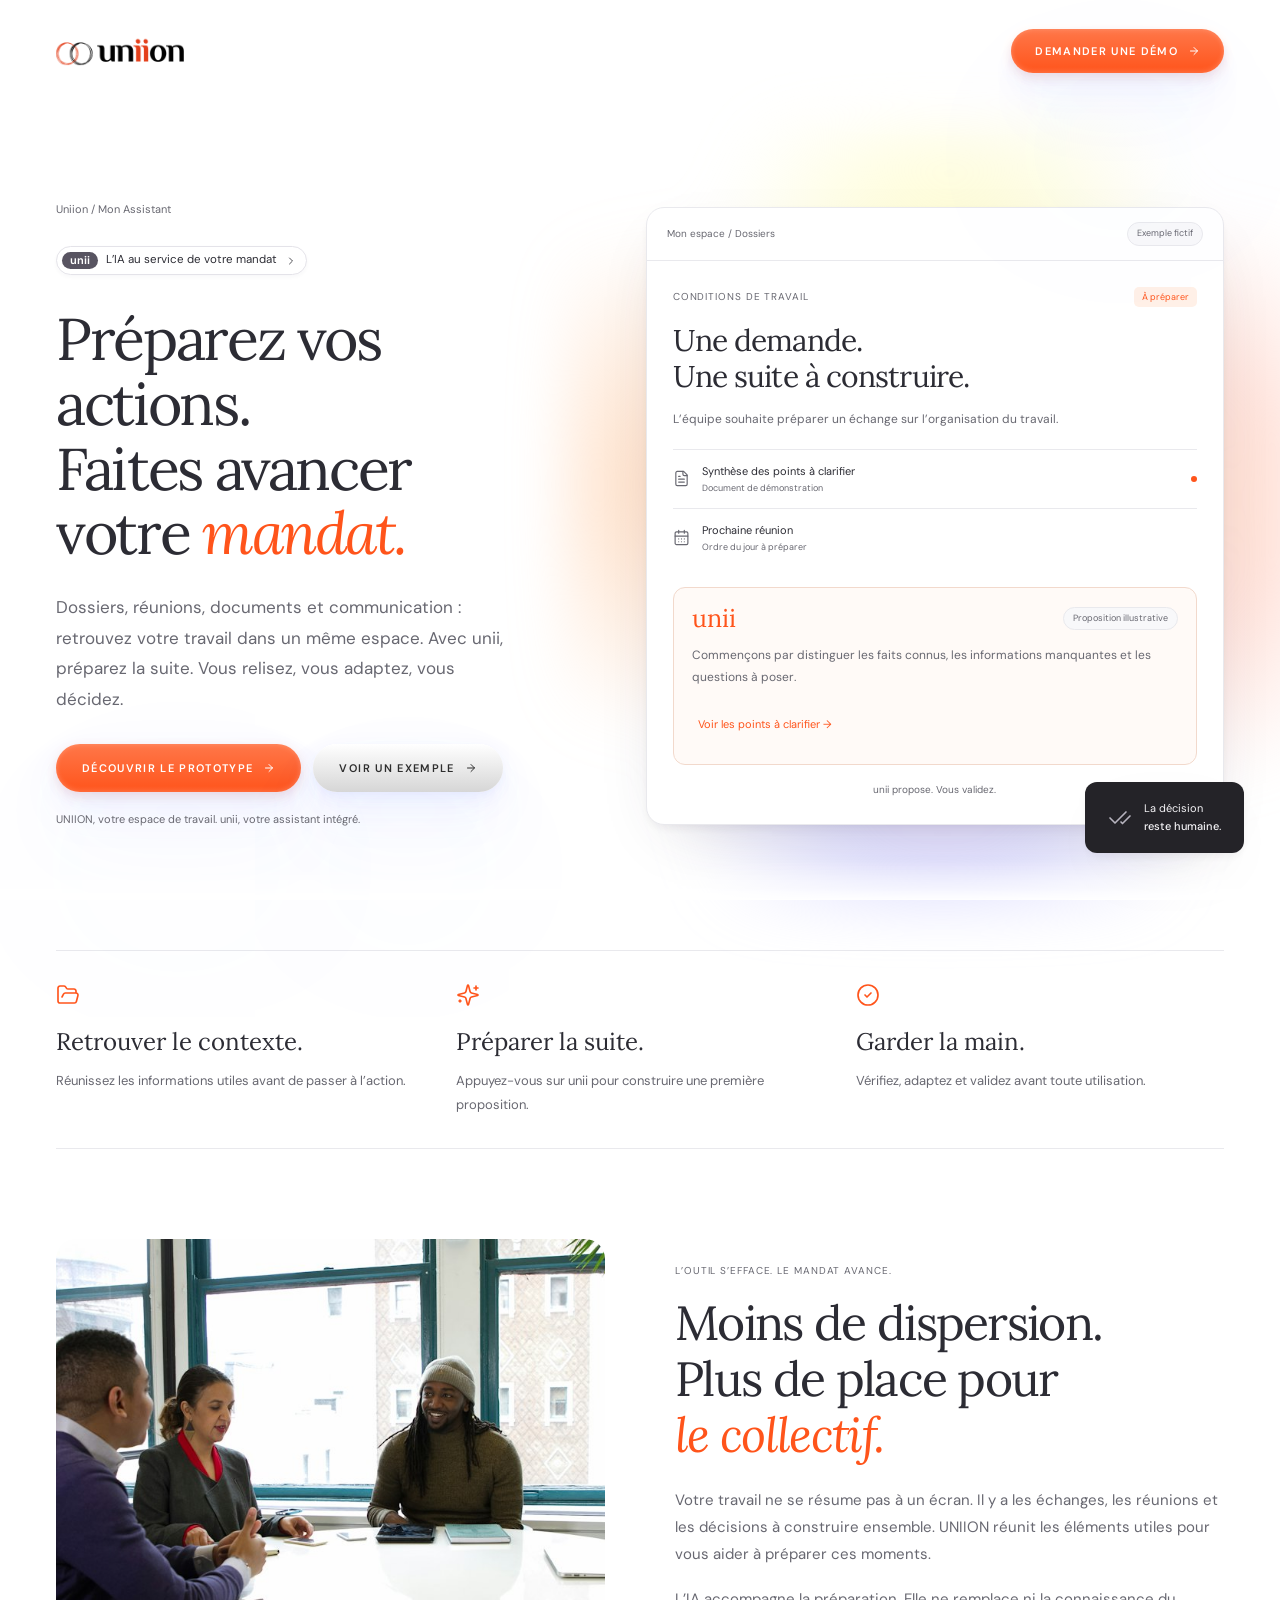
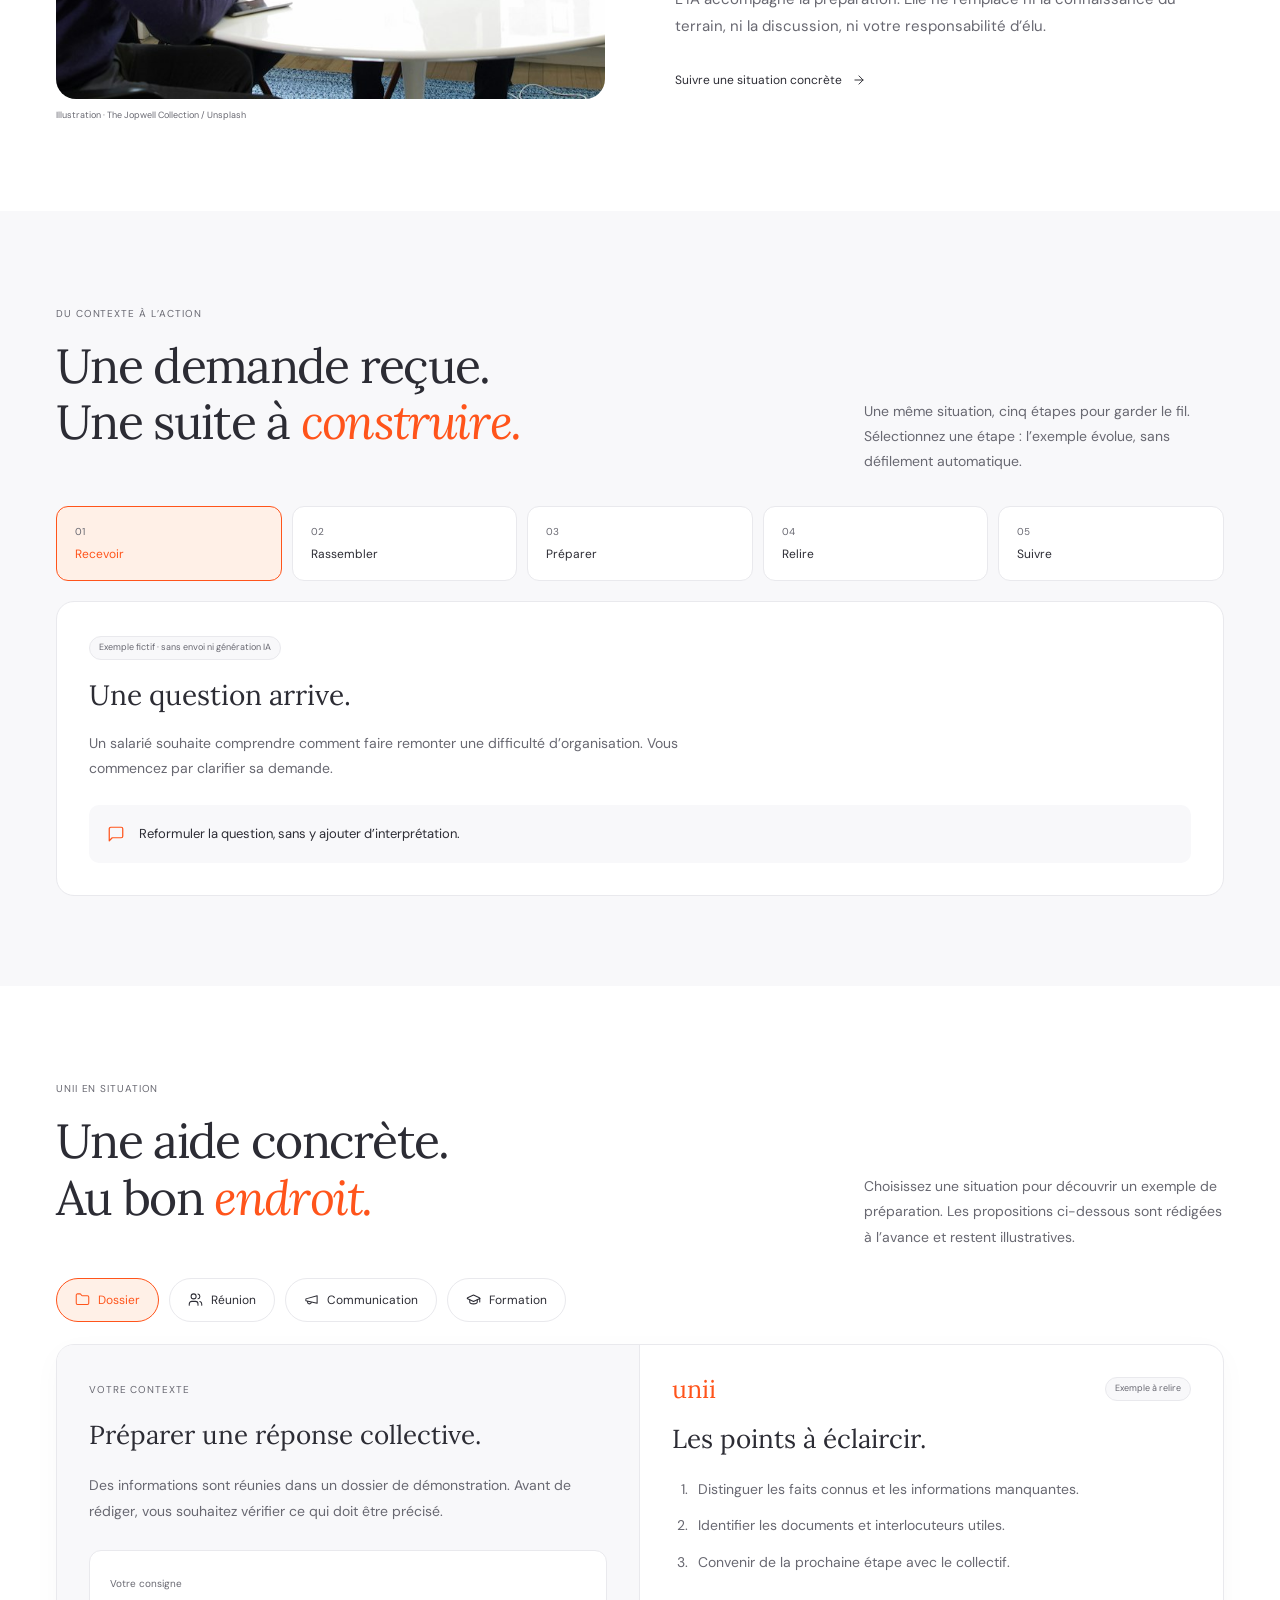
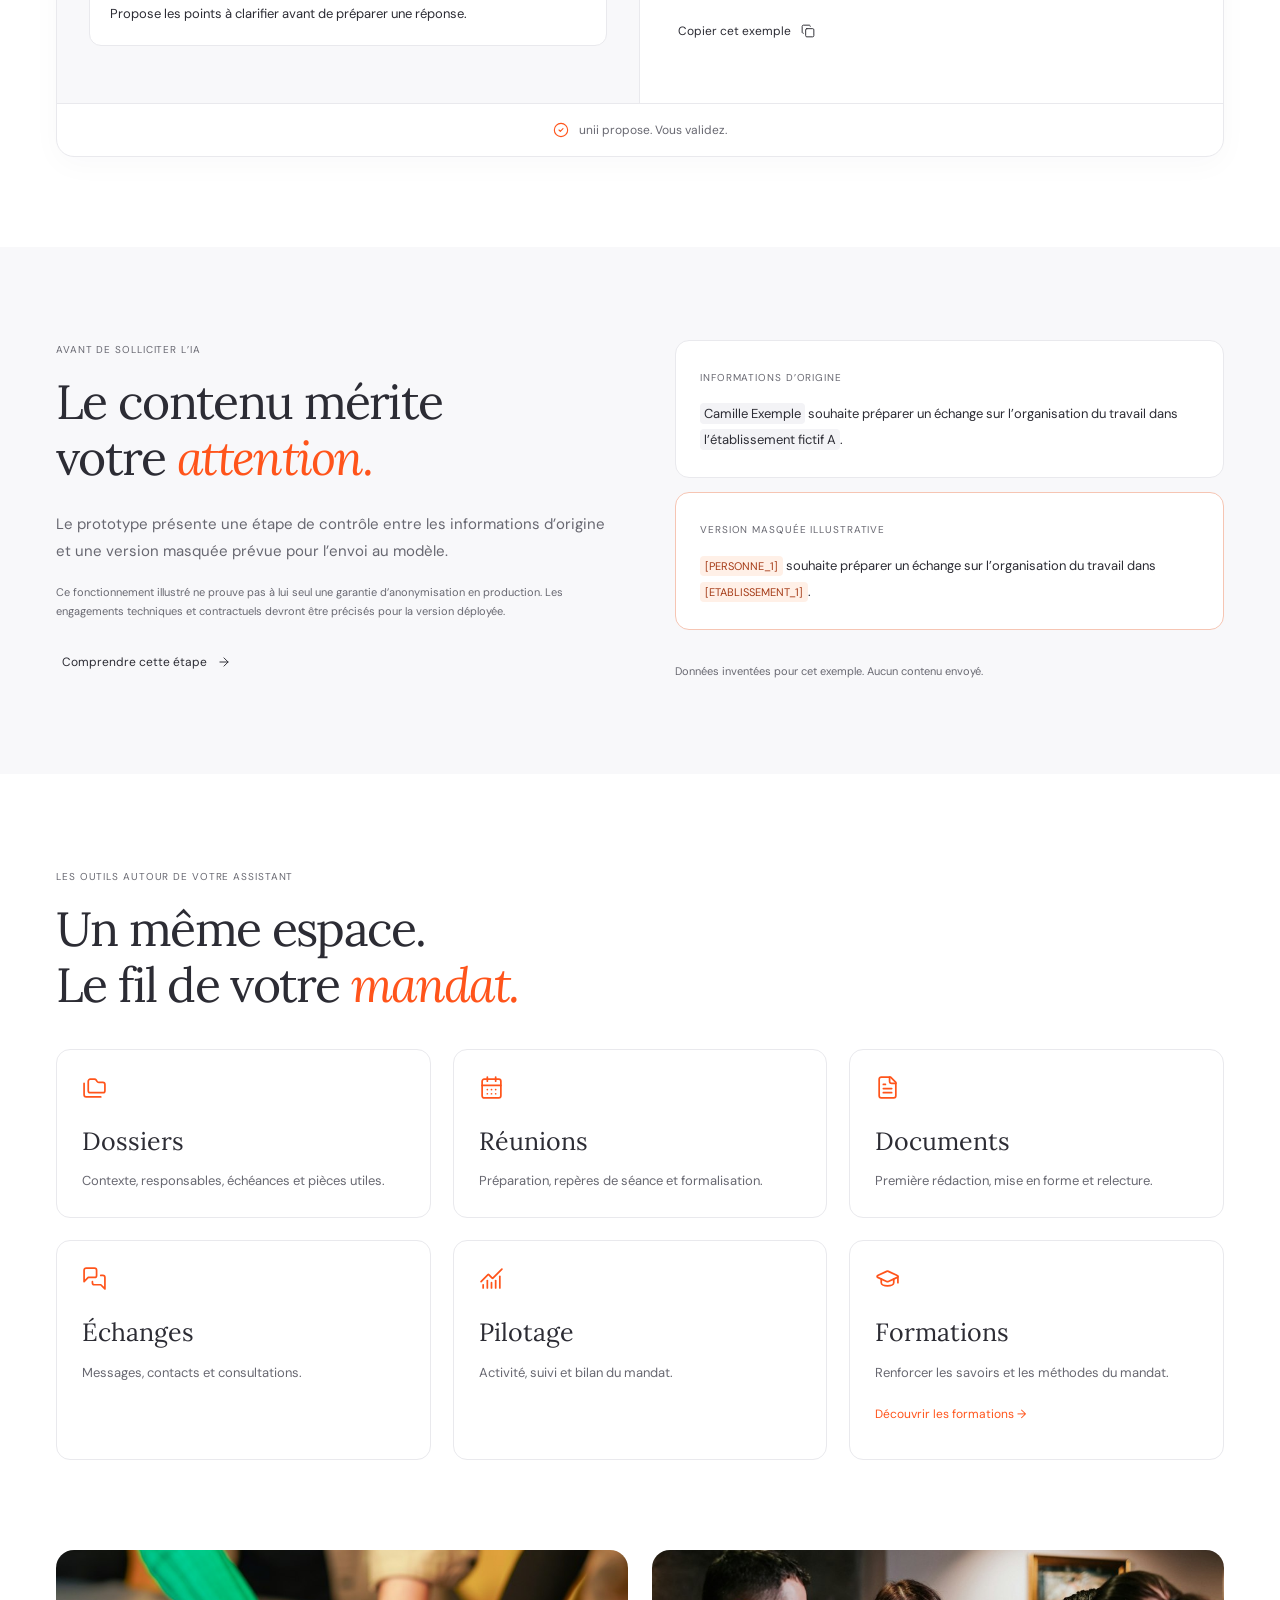
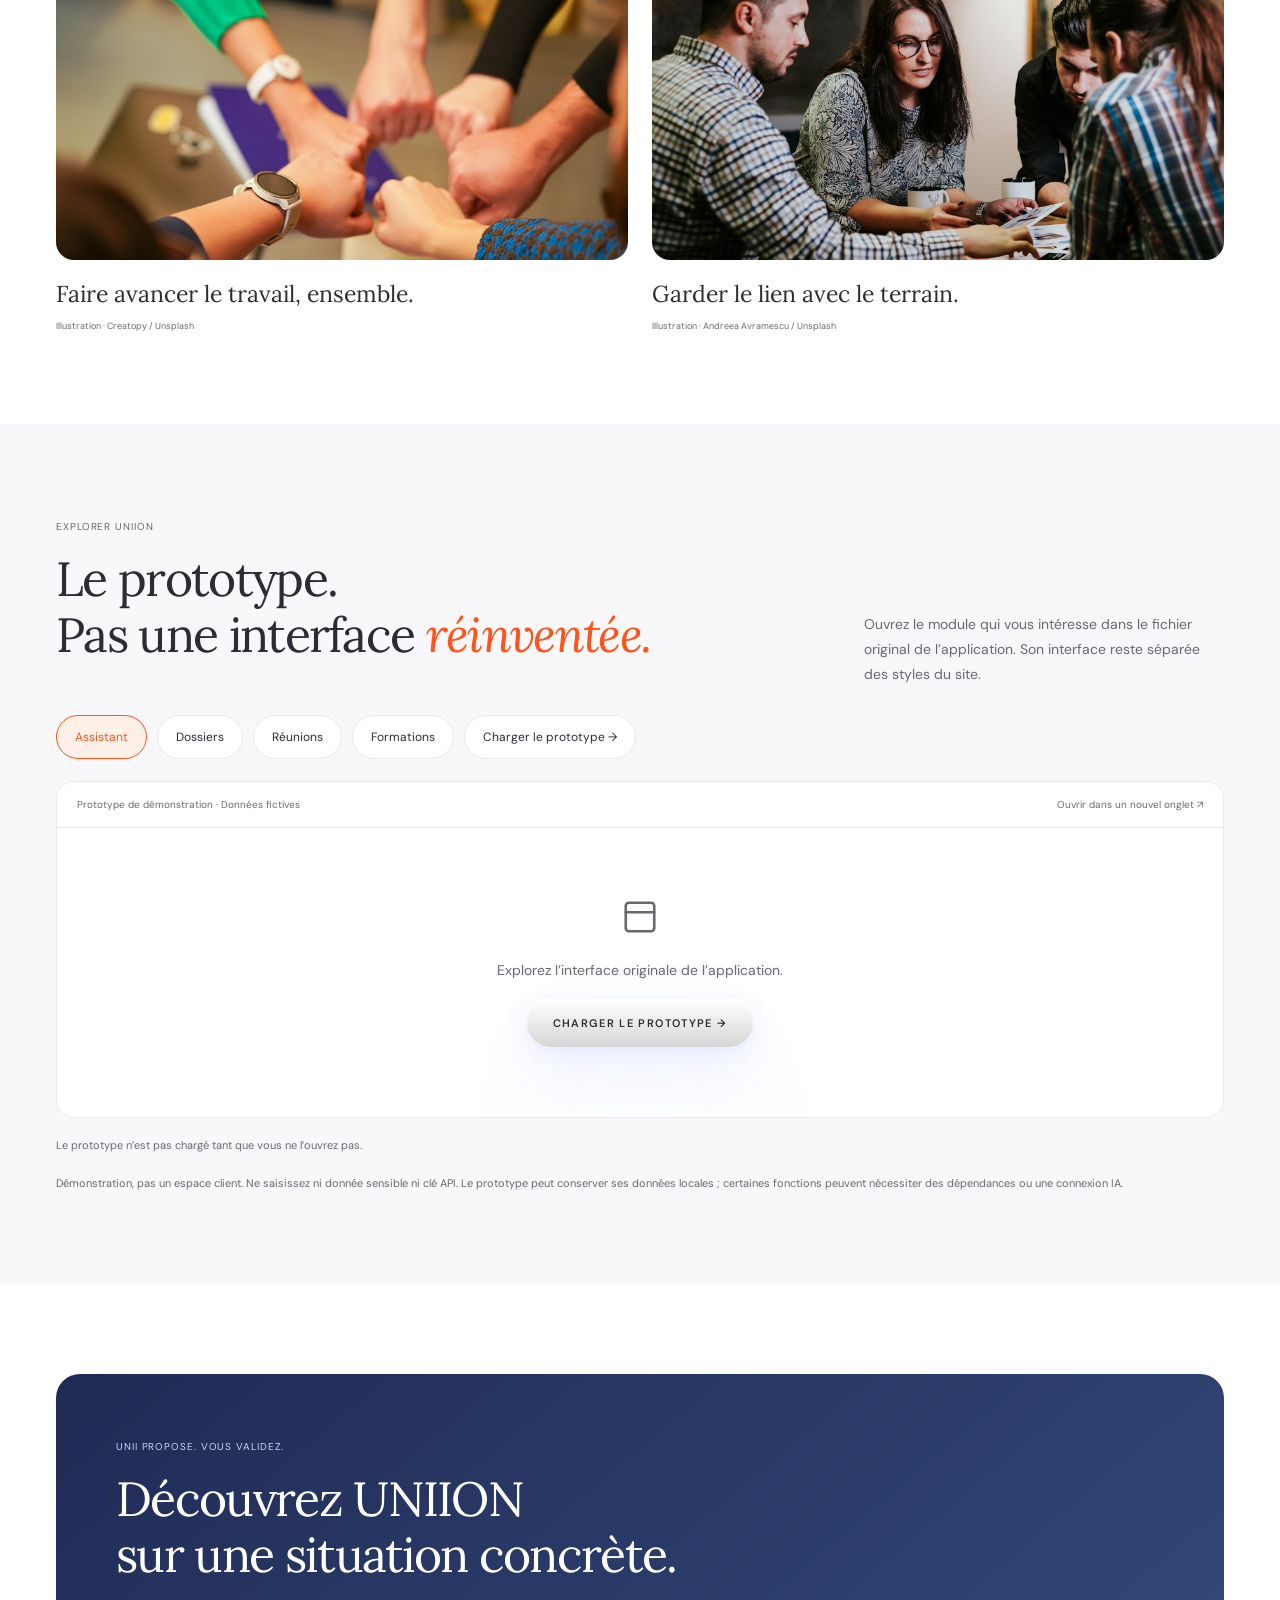
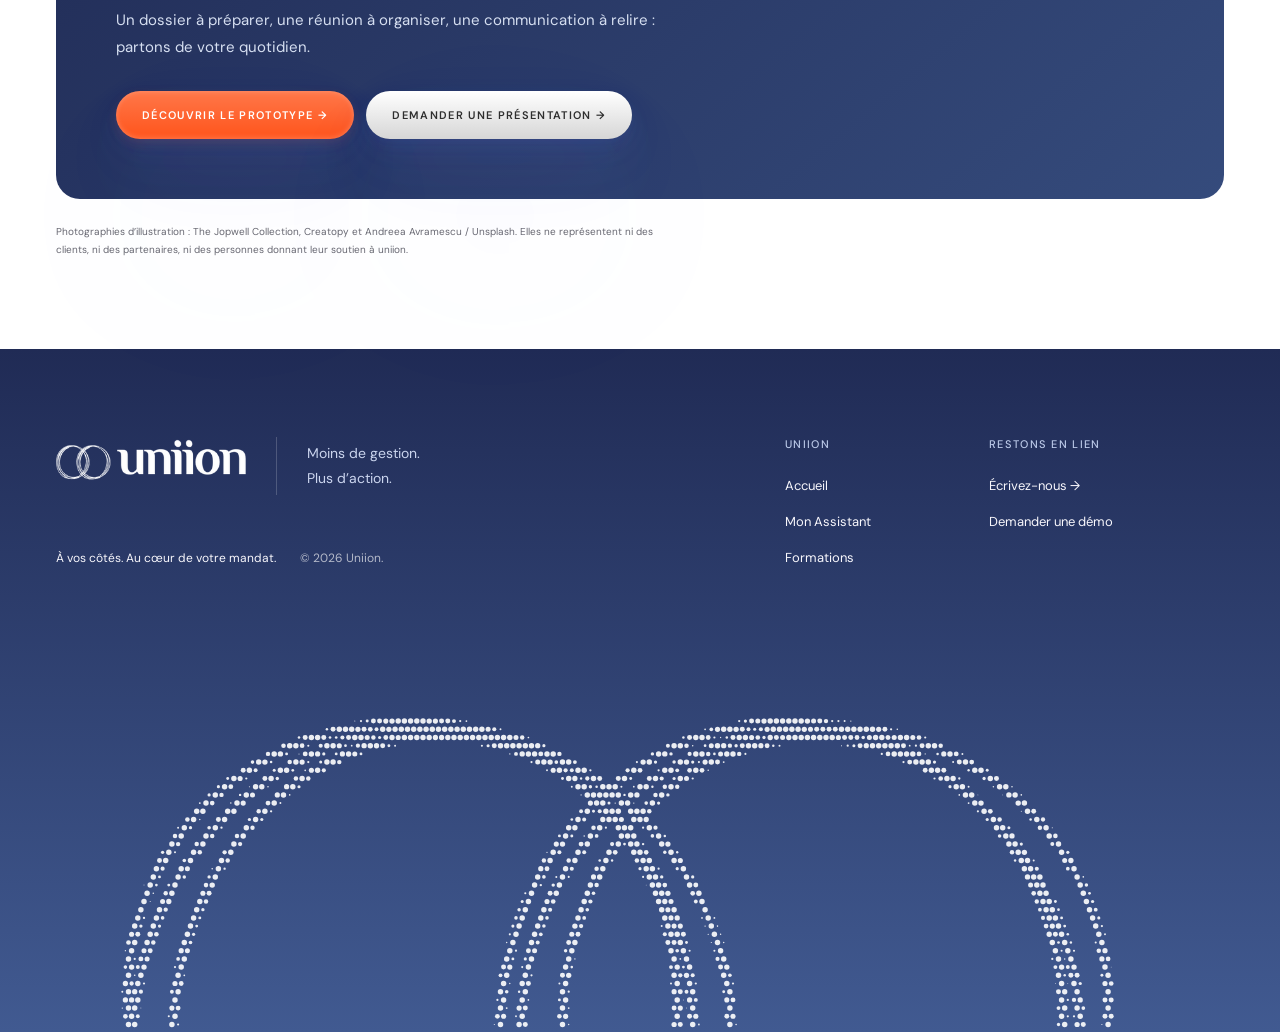
<file: mon-assistant.html>
<!doctype html><html lang="fr"><head><meta charset="utf-8"><meta name="viewport" content="width=device-width,initial-scale=1"><meta name="robots" content="noindex"><title>Mon Assistant — uniion</title><meta name="description" content="Préparez vos actions et faites avancer votre mandat avec UNIION et unii, l’assistant intégré. Vous vérifiez, adaptez et validez."><link rel="icon" href="assets/images/uniion-app-icon.svg" type="image/svg+xml"><link rel="preload" href="assets/fonts/lora.ttf" as="font" type="font/ttf" crossorigin><link rel="preload" href="assets/fonts/dm-sans.ttf" as="font" type="font/ttf" crossorigin><link rel="stylesheet" href="brandkit/uniion-ui.css"><link rel="stylesheet" href="assets/home-chrome.css"><link rel="stylesheet" href="assets/smooth-scroll.css"><link rel="stylesheet" href="mon-assistant.css"><script src="assets/vendor/lenis-1.3.27.min.js" defer></script><script src="assets/scroll-config.js" defer></script><script src="assets/smooth-scroll.js" defer></script><script src="assets/vendor/lucide.min.js" defer></script><script src="assets/home-header.js" defer></script><script src="assets/home-edges.js?v=footer-blue-2" defer></script><script src="assets/footer-ascii.js" defer></script><script src="mon-assistant.js" defer></script></head><body id="top"><a class="skip-link" href="#main-content">Aller au contenu</a><header class="site-header page-width"><span class="header-surface" aria-hidden="true"></span><a class="brand" href="#top" aria-label="uniion, retour en haut"><img src="uniion-logo.png" width="300" height="68" alt="uniion"></a><a class="button button-orange" href="https://mte.typeform.com/uniion-in">Demander une démo <i data-lucide="arrow-right" aria-hidden="true"></i></a></header><main id="main-content" tabindex="-1"><section class="ma-hero page-width"><div class="ma-copy"><nav class="ma-breadcrumb" aria-label="Fil d’Ariane"><a href="index.html">Uniion</a> / <span aria-current="page">Mon Assistant</span></nav><a class="announcement" href="#situations"><span class="new-badge">unii</span><span>L’IA au service de votre mandat</span><i data-lucide="chevron-right" aria-hidden="true"></i></a><h1>Préparez vos actions.<br>Faites avancer<br>votre <em>mandat.</em></h1><p>Dossiers, réunions, documents et communication : retrouvez votre travail dans un même espace. Avec unii, préparez la suite. Vous relisez, vous adaptez, vous décidez.</p><div class="ma-actions"><a class="button button-orange" href="#prototype">Découvrir le prototype <i data-lucide="arrow-right" aria-hidden="true"></i></a><a class="button button-pearl" href="#situations">Voir un exemple <i data-lucide="arrow-right" aria-hidden="true"></i></a></div><span class="ma-caption">UNIION, votre espace de travail. unii, votre assistant intégré.</span></div><div class="ma-hero-visual"><div class="ambient-light" aria-hidden="true"></div><div class="ma-window"><div class="ma-window-bar"><span>Mon espace / Dossiers</span><span class="ma-badge">Exemple fictif</span></div><div class="ma-dossier"><div class="ma-dossier-heading"><span class="ma-kicker">CONDITIONS DE TRAVAIL</span><span class="ma-state">À préparer</span></div><h2>Une demande.<br>Une suite à construire.</h2><p>L’équipe souhaite préparer un échange sur l’organisation du travail.</p><div class="ma-file-list"><div><i data-lucide="file-text" aria-hidden="true"></i><span>Synthèse des points à clarifier<small>Document de démonstration</small></span><span class="ma-dot" aria-hidden="true"></span></div><div><i data-lucide="calendar-days" aria-hidden="true"></i><span>Prochaine réunion<small>Ordre du jour à préparer</small></span></div></div><div class="ma-unii"><div class="ma-unii-title"><span>unii</span><span class="ma-badge">Proposition illustrative</span></div><p>Commençons par distinguer les faits connus, les informations manquantes et les questions à poser.</p><button type="button" id="ma-hero-example">Voir les points à clarifier <span aria-hidden="true">→</span></button><ul id="ma-hero-answer" hidden><li>Quels faits sont déjà documentés ?</li><li>Quelles personnes doivent être consultées ?</li><li>Quelle suite le collectif souhaite-t-il préparer ?</li></ul></div><p class="ma-human">unii propose. Vous validez.</p></div></div><div class="ma-floating-note"><i data-lucide="check-check" aria-hidden="true"></i><span>La décision<br><strong>reste humaine.</strong></span></div></div></section><section class="ma-benefits page-width" aria-label="Les bénéfices de votre assistant"><article><i data-lucide="folder-open" aria-hidden="true"></i><h2>Retrouver le contexte.</h2><p>Réunissez les informations utiles avant de passer à l’action.</p></article><article><i data-lucide="sparkles" aria-hidden="true"></i><h2>Préparer la suite.</h2><p>Appuyez-vous sur unii pour construire une première proposition.</p></article><article><i data-lucide="circle-check" aria-hidden="true"></i><h2>Garder la main.</h2><p>Vérifiez, adaptez et validez avant toute utilisation.</p></article></section><section class="ma-section page-width ma-human-section"><div class="ma-photo-frame"><img src="assets/images/audience-cse.jpg" alt="Photographie d’illustration du travail collectif en réunion." width="900" height="650" loading="lazy"><span>Illustration · The Jopwell Collection / Unsplash</span></div><div><span class="ma-kicker">L’OUTIL S’EFFACE. LE MANDAT AVANCE.</span><h2 class="ma-heading">Moins de dispersion.<br>Plus de place pour<br><em>le collectif.</em></h2><p class="ma-text">Votre travail ne se résume pas à un écran. Il y a les échanges, les réunions et les décisions à construire ensemble. UNIION réunit les éléments utiles pour vous aider à préparer ces moments.</p><p class="ma-text">L’IA accompagne la préparation. Elle ne remplace ni la connaissance du terrain, ni la discussion, ni votre responsabilité d’élu.</p><a class="ma-text-link" href="#parcours">Suivre une situation concrète <i data-lucide="arrow-right" aria-hidden="true"></i></a></div></section><section class="ma-section ma-soft" id="parcours"><div class="page-width"><div class="ma-section-head"><div><span class="ma-kicker">DU CONTEXTE À L’ACTION</span><h2 class="ma-heading">Une demande reçue.<br>Une suite à <em>construire.</em></h2></div><p class="ma-text">Une même situation, cinq étapes pour garder le fil. Sélectionnez une étape : l’exemple évolue, sans défilement automatique.</p></div><div class="ma-steps" role="group" aria-label="Étapes d’un parcours métier"><button type="button" data-step="0" aria-pressed="true"><span>01</span>Recevoir</button><button type="button" data-step="1" aria-pressed="false"><span>02</span>Rassembler</button><button type="button" data-step="2" aria-pressed="false"><span>03</span>Préparer</button><button type="button" data-step="3" aria-pressed="false"><span>04</span>Relire</button><button type="button" data-step="4" aria-pressed="false"><span>05</span>Suivre</button></div><div class="ma-journey-panel" aria-live="polite"><span class="ma-badge">Exemple fictif · sans envoi ni génération IA</span><h3 id="ma-step-title">Une question arrive.</h3><p id="ma-step-text">Un salarié souhaite comprendre comment faire remonter une difficulté d’organisation. Vous commencez par clarifier sa demande.</p><div class="ma-journey-output"><i id="ma-step-icon" data-lucide="message-square" aria-hidden="true"></i><p id="ma-step-output">Reformuler la question, sans y ajouter d’interprétation.</p></div></div></div></section><section class="ma-section page-width" id="situations"><div class="ma-section-head"><div><span class="ma-kicker">UNII EN SITUATION</span><h2 class="ma-heading">Une aide concrète.<br>Au bon <em>endroit.</em></h2></div><p class="ma-text">Choisissez une situation pour découvrir un exemple de préparation. Les propositions ci-dessous sont rédigées à l’avance et restent illustratives.</p></div><div class="ma-tabs" role="group" aria-label="Situations accompagnées par unii"><button type="button" data-situation="dossier" aria-pressed="true"><i data-lucide="folder" aria-hidden="true"></i>Dossier</button><button type="button" data-situation="reunion" aria-pressed="false"><i data-lucide="users" aria-hidden="true"></i>Réunion</button><button type="button" data-situation="communication" aria-pressed="false"><i data-lucide="megaphone" aria-hidden="true"></i>Communication</button><button type="button" data-situation="formation" aria-pressed="false"><i data-lucide="graduation-cap" aria-hidden="true"></i>Formation</button></div><div class="ma-situation"><div class="ma-context"><span class="ma-kicker">VOTRE CONTEXTE</span><h3 id="ma-context-title">Préparer une réponse collective.</h3><p id="ma-context-text">Des informations sont réunies dans un dossier de démonstration. Avant de rédiger, vous souhaitez vérifier ce qui doit être précisé.</p><div class="ma-prompt"><span>Votre consigne</span><p id="ma-prompt-text">Propose les points à clarifier avant de préparer une réponse.</p></div></div><div class="ma-proposal"><div class="ma-unii-title"><span>unii</span><span class="ma-badge">Exemple à relire</span></div><h3 id="ma-proposal-title">Les points à éclaircir.</h3><ol id="ma-proposal-list"><li>Distinguer les faits connus et les informations manquantes.</li><li>Identifier les documents et interlocuteurs utiles.</li><li>Convenir de la prochaine étape avec le collectif.</li></ol><button type="button" class="ma-text-link" id="ma-copy">Copier cet exemple <i data-lucide="copy" aria-hidden="true"></i></button><p class="ma-caption" id="ma-copy-status" role="status" aria-live="polite"></p></div><div class="ma-validation"><i data-lucide="circle-check" aria-hidden="true"></i> unii propose. Vous validez.</div></div></section><section class="ma-section ma-soft" id="maitrise"><div class="page-width ma-privacy"><div><span class="ma-kicker">AVANT DE SOLLICITER L’IA</span><h2 class="ma-heading">Le contenu mérite<br>votre <em>attention.</em></h2><p class="ma-text">Le prototype présente une étape de contrôle entre les informations d’origine et une version masquée prévue pour l’envoi au modèle.</p><p class="ma-caption">Ce fonctionnement illustré ne prouve pas à lui seul une garantie d’anonymisation en production. Les engagements techniques et contractuels devront être précisés pour la version déployée.</p><button type="button" class="ma-text-link" id="ma-privacy-toggle" aria-expanded="false" aria-controls="ma-privacy-detail">Comprendre cette étape <i data-lucide="arrow-right" aria-hidden="true"></i></button><p class="ma-text" id="ma-privacy-detail" hidden>Avant tout envoi, vérifiez les données nécessaires, les éléments sensibles et les autorisations. Le masquage d’un nom ne suffit pas toujours : le contexte peut aussi permettre une identification.</p></div><div class="ma-compare"><article><span class="ma-kicker">INFORMATIONS D’ORIGINE</span><p><mark>Camille Exemple</mark> souhaite préparer un échange sur l’organisation du travail dans <mark>l’établissement fictif A</mark>.</p></article><article><span class="ma-kicker">VERSION MASQUÉE ILLUSTRATIVE</span><p><code>[PERSONNE_1]</code> souhaite préparer un échange sur l’organisation du travail dans <code>[ETABLISSEMENT_1]</code>.</p></article><span class="ma-caption">Données inventées pour cet exemple. Aucun contenu envoyé.</span></div></div></section><section class="ma-section page-width"><span class="ma-kicker">LES OUTILS AUTOUR DE VOTRE ASSISTANT</span><h2 class="ma-heading">Un même espace.<br>Le fil de votre <em>mandat.</em></h2><div class="ma-tools"><article><i data-lucide="folders" aria-hidden="true"></i><h3>Dossiers</h3><p>Contexte, responsables, échéances et pièces utiles.</p></article><article><i data-lucide="calendar-days" aria-hidden="true"></i><h3>Réunions</h3><p>Préparation, repères de séance et formalisation.</p></article><article><i data-lucide="file-text" aria-hidden="true"></i><h3>Documents</h3><p>Première rédaction, mise en forme et relecture.</p></article><article><i data-lucide="messages-square" aria-hidden="true"></i><h3>Échanges</h3><p>Messages, contacts et consultations.</p></article><article><i data-lucide="chart-no-axes-combined" aria-hidden="true"></i><h3>Pilotage</h3><p>Activité, suivi et bilan du mandat.</p></article><article><i data-lucide="graduation-cap" aria-hidden="true"></i><h3>Formations</h3><p>Renforcer les savoirs et les méthodes du mandat.</p><a href="formations.html">Découvrir les formations →</a></article></div></section><section class="ma-photo-band page-width"><figure><img src="assets/images/audience-equipe.jpg" width="900" height="600" alt="Photographie d’illustration d’une équipe travaillant ensemble." loading="lazy"><figcaption>Faire avancer le travail, ensemble.<small>Illustration · Creatopy / Unsplash</small></figcaption></figure><figure><img src="assets/images/audience-representants.jpg" width="900" height="600" alt="Photographie d’illustration d’un échange en milieu professionnel." loading="lazy"><figcaption>Garder le lien avec le terrain.<small>Illustration · Andreea Avramescu / Unsplash</small></figcaption></figure></section><section id="prototype" class="ma-section ma-soft"><div class="page-width"><div class="ma-section-head"><div><span class="ma-kicker">EXPLORER UNIION</span><h2 class="ma-heading">Le prototype.<br>Pas une interface <em>réinventée.</em></h2></div><p class="ma-text">Ouvrez le module qui vous intéresse dans le fichier original de l’application. Son interface reste séparée des styles du site.</p></div><div class="ma-proto-buttons" role="group" aria-label="Ouvrir une vue du prototype"><button type="button" data-route="assistant" aria-pressed="true">Assistant</button><button type="button" data-route="dossiers" aria-pressed="false">Dossiers</button><button type="button" data-route="reunions" aria-pressed="false">Réunions</button><button type="button" data-route="formations" aria-pressed="false">Formations</button><button type="button" id="ma-open-proto">Charger le prototype →</button></div><div class="ma-proto-shell" id="ma-proto-shell"><div class="ma-proto-bar"><span>Prototype de démonstration · Données fictives</span><a href="uniion%20App%20v3.dc.html" target="_blank" rel="noopener">Ouvrir dans un nouvel onglet ↗</a></div><div class="ma-proto-placeholder" id="ma-placeholder"><i data-lucide="panel-top" aria-hidden="true"></i><p>Explorez l’interface originale de l’application.</p><button type="button" class="button button-pearl" id="ma-load-proto">Charger le prototype →</button></div><div class="ma-proto-stage" hidden><iframe id="ma-proto" src="about:blank" data-src="uniion%20App%20v3.dc.html" title="Prototype original de l’application uniion" loading="lazy"></iframe></div></div><p class="ma-caption" id="ma-proto-status" role="status" aria-live="polite">Le prototype n’est pas chargé tant que vous ne l’ouvrez pas.</p><p class="ma-caption">Démonstration, pas un espace client. Ne saisissez ni donnée sensible ni clé API. Le prototype peut conserver ses données locales ; certaines fonctions peuvent nécessiter des dépendances ou une connexion IA.</p></div></section><section class="ma-section page-width"><div class="ma-final"><span class="ma-kicker">UNII PROPOSE. VOUS VALIDEZ.</span><h2 class="ma-heading">Découvrez UNIION<br>sur une situation concrète.</h2><p>Un dossier à préparer, une réunion à organiser, une communication à relire : partons de votre quotidien.</p><div class="ma-actions"><a class="button button-orange" href="#prototype">Découvrir le prototype →</a><a class="button button-pearl" href="https://mte.typeform.com/uniion-in">Demander une présentation →</a></div></div><p class="ma-credits">Photographies d’illustration : The Jopwell Collection, Creatopy et Andreea Avramescu / Unsplash. Elles ne représentent ni des clients, ni des partenaires, ni des personnes donnant leur soutien à uniion.</p></section></main><footer class="site-footer" id="footer"><div class="footer-layout page-width"><div class="footer-identity"><a class="brand footer-wordmark" href="index.html" aria-label="uniion, accueil"><img src="uniion-logo.png" width="300" height="68" alt="uniion" loading="lazy"></a><p>Moins de gestion.<br>Plus d’action.</p></div><nav class="footer-links" aria-label="Découvrir Uniion"><h2>Uniion</h2><a href="index.html">Accueil</a><a href="mon-assistant.html" aria-current="page">Mon Assistant</a><a href="formations.html">Formations</a></nav><nav class="footer-links" aria-label="Contact et informations légales"><h2>Restons en lien</h2><a href="mailto:contact-uniion@spar-x.fr">Écrivez-nous →</a><a href="https://mte.typeform.com/uniion-in">Demander une démo</a></nav><div class="footer-signoff"><p>À vos côtés. Au cœur de votre mandat.</p><span>© 2026 Uniion.</span></div></div><div class="footer-art" data-ascii-wake data-ascii-size="10" data-ascii-reach="60" data-ascii-trail="1.2" data-ascii-pull="40" aria-hidden="true"><img src="assets/images/uniion-footer-mark.svg" alt="" loading="lazy"></div></footer></body></html>
</file>
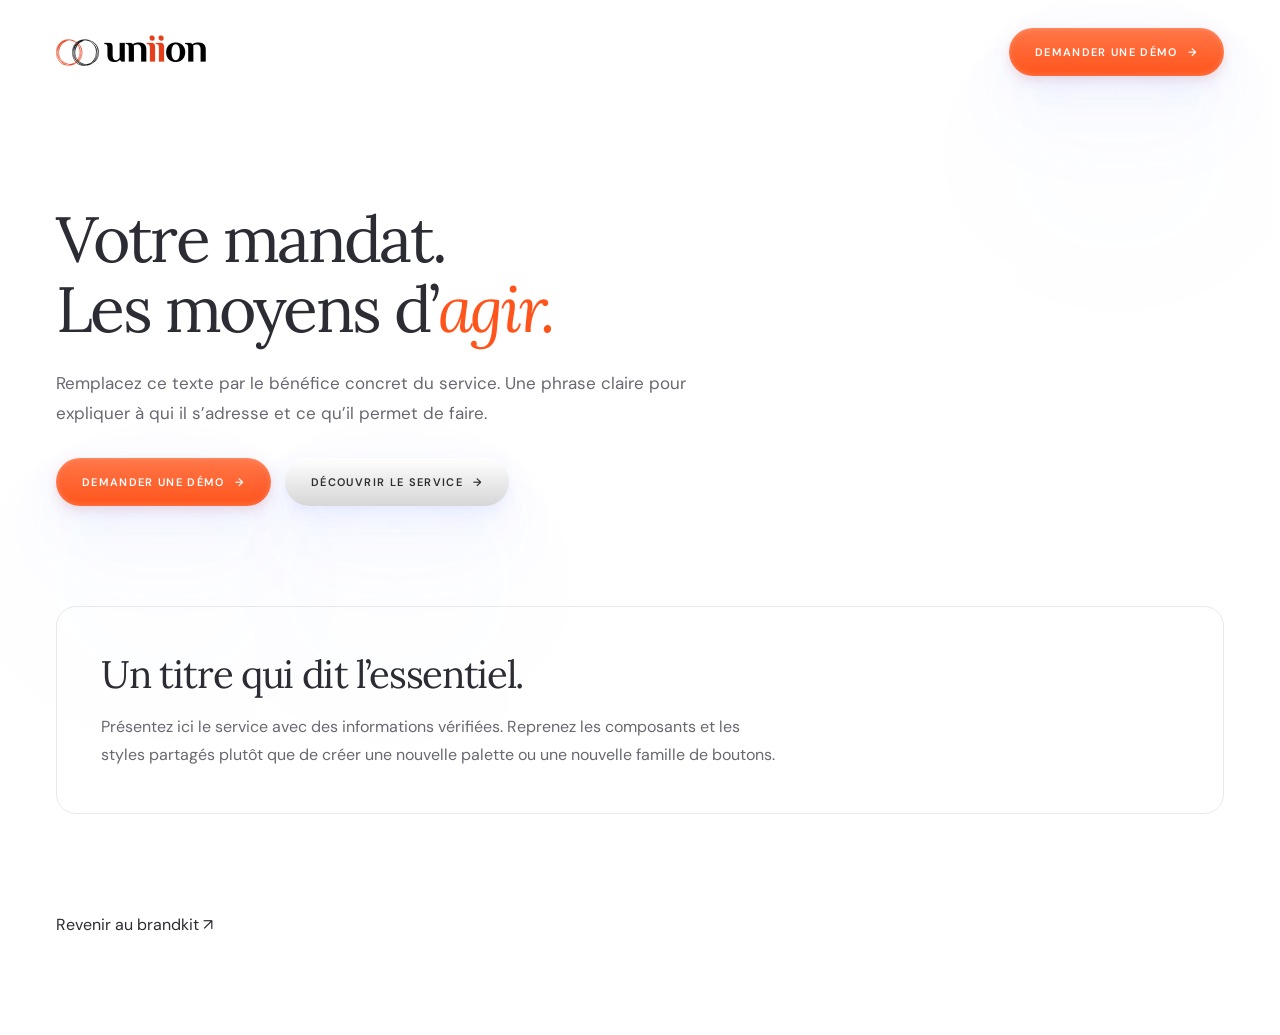
<file: brandkit/page-template.html>
<!doctype html>
<html lang="fr">
<head>
  <meta charset="utf-8">
  <meta name="viewport" content="width=device-width, initial-scale=1">
  <meta name="robots" content="noindex">
  <title>Uniion — Modèle de page</title>
  <!-- This template is placed in /brandkit/. For a page at the site root, use brandkit/uniion-ui.css. -->
  <link rel="stylesheet" href="uniion-ui.css">
</head>
<body>
  <a class="skip-link" href="#contenu">Aller au contenu</a>
  <header class="uniion-page-header page-width">
    <a href="../" aria-label="Uniion, accueil"><img src="../uniion-logo.png" alt="Uniion" width="300" height="68"></a>
    <a class="button button-orange" href="https://mte.typeform.com/uniion-in">Demander une démo <span aria-hidden="true">→</span></a>
  </header>
  <main id="contenu" class="page-width">
    <section class="uniion-section">
      <h1 class="uniion-title">Votre mandat.<br>Les moyens d’<em>agir.</em></h1>
      <p class="uniion-copy">Remplacez ce texte par le bénéfice concret du service. Une phrase claire pour expliquer à qui il s’adresse et ce qu’il permet de faire.</p>
      <div class="uniion-actions">
        <a class="button button-orange" href="https://mte.typeform.com/uniion-in">Demander une démo <span aria-hidden="true">→</span></a>
        <a class="button button-pearl" href="#service">Découvrir le service <span aria-hidden="true">→</span></a>
      </div>
    </section>
    <section class="uniion-panel" id="service">
      <h2>Un titre qui dit l’essentiel.</h2>
      <p>Présentez ici le service avec des informations vérifiées. Reprenez les composants et les styles partagés plutôt que de créer une nouvelle palette ou une nouvelle famille de boutons.</p>
    </section>
    <section class="uniion-section"><a href="./">Revenir au brandkit ↗</a></section>
  </main>
</body>
</html>
</file>
<file: assets/home.css>
@font-face {
  font-family: "DM Sans";
  src: url("fonts/dm-sans.ttf") format("truetype");
  font-style: normal;
  font-weight: 100 1000;
  font-display: swap;
}
@font-face {
  font-family: Lora;
  src: url("fonts/lora.ttf") format("truetype");
  font-style: normal;
  font-weight: 400 700;
  font-display: swap;
}
:root {
  --ink: #2c2c34;
  --muted: #686871;
  --line: #e9e9ed;
  --orange: #ff541b;
  --orange-hover: #f24b14;
  --orange-light: #ff7749;
  --cta-shadow:
    0 100px 219px rgb(109 129 255 / 9%), 0 42px 91px rgb(109 129 255 / 6%),
    0 22px 49px rgb(109 129 255 / 5%), 0 12px 27px rgb(109 129 255 / 5%),
    0 7px 15px rgb(109 129 255 / 4%), 0 3px 6px rgb(109 129 255 / 3%);
  --peach: #fff0e7;
  --soft: #f8f8fa;
  --hero-detail-surface: #242328;
  --hero-detail-ink: #f5f4f7;
  --hero-detail-muted: #b7b4bf;
  --radius: 14px;
  --shadow: 0 24px 64px -28px #3d314338, 0 5px 14px -6px #3d314322;
  color-scheme: light;
  font-family: "DM Sans", sans-serif;
  color: var(--ink);
  background: #fff;
  font-synthesis: none;
  scroll-behavior: smooth;
  scrollbar-color: #c6c4c9 #fafafa;
}
* {
  box-sizing: border-box;
}
body {
  margin: 0;
  -webkit-font-smoothing: antialiased;
}
button,
a,
input {
  -webkit-tap-highlight-color: transparent;
}
button {
  font: inherit;
  color: inherit;
  cursor: pointer;
}
a {
  color: inherit;
  text-decoration: none;
  text-underline-offset: 4px;
}
button,
a,
summary {
  touch-action: manipulation;
}
button {
  border: 0;
  background: none;
}
button,
a {
  transition:
    background-color 0.18s,
    color 0.18s,
    box-shadow 0.18s;
}
a:focus-visible,
button:focus-visible,
summary:focus-visible,
[tabindex]:focus-visible {
  outline: 3px solid #bf3d19;
  outline-offset: 5px;
}
::selection {
  background: #ffe1cd;
  color: #72290f;
}
h1,
h2,
h3,
p {
  margin: 0;
}
svg {
  width: 18px;
  height: 18px;
  stroke-width: 1.65;
  flex-shrink: 0;
}
[hidden] {
  display: none !important;
}
.page-width {
  width: min(1280px, calc(100% - 112px));
  margin-inline: auto;
}
.skip-link {
  position: fixed;
  z-index: 20;
  top: 12px;
  left: 16px;
  background: white;
  padding: 12px 20px;
  transform: translateY(-170%);
  border-radius: 8px;
}
.skip-link:focus {
  transform: none;
}
.site-header {
  display: flex;
  align-items: center;
  justify-content: space-between;
  height: 112px;
  position: relative;
  z-index: 5;
}
.brand {
  display: inline-flex;
  align-items: center;
  min-height: 44px;
}
.brand img {
  width: 154px;
  height: auto;
  display: block;
}
/* Portique / Mintmerchs shape: orange demo CTA and pearl discovery CTA. */
.button {
  display: inline-flex;
  align-items: center;
  justify-content: center;
  gap: 10px;
  min-height: 48px;
  padding: 13px 26px;
  border: 0;
  border-radius: 84px;
  font-size: 11px;
  font-weight: 600;
  letter-spacing: 1.34px;
  text-transform: uppercase;
  line-height: 15px;
  white-space: nowrap;
  transition:
    box-shadow 150ms,
    background 150ms,
    translate 150ms;
}
.button svg {
  width: 12px;
  height: 12px;
  stroke-width: 2;
}
.button-pearl {
  color: #2e2e2e;
  background: linear-gradient(#fff, #d6d6d6);
  box-shadow: var(--cta-shadow);
}
.button-orange {
  color: #fff;
  transition: background 150ms;
  background: linear-gradient(to top, var(--orange), var(--orange-light));
  box-shadow:
    0 -2px 5px rgb(255 255 255 / 17%) inset,
    0 2px 5px rgb(255 255 255 / 10%) inset,
    0 4px 12px rgb(255 84 27 / 12%),
    var(--cta-shadow);
}
@media (hover: hover) and (pointer: fine) {
  .button-pearl:hover {
    background: linear-gradient(#fff, #e6e6e6);
  }
  .button-orange:hover {
    background: linear-gradient(to top, var(--orange-hover), #ff6c3b);
  }
}
.button-pearl:active {
  background: linear-gradient(#e5e5e5, #d3d3d3);
  translate: 0 1px;
}
.button-orange:active {
  background: linear-gradient(to top, #e9440e, #ff632f);
}
.site-header .button {
  min-height: 44px;
  padding: 12px 24px;
}
/* The serif, split hero and warm spectrum follow the supplied Sol reference. */
.hero {
  overflow: clip;
}
.hero-grid {
  display: grid;
  grid-template-columns: 1fr 1.12fr;
  gap: 50px;
  align-items: center;
  min-height: 740px;
  padding-block: 135px 148px;
}
.hero-copy {
  position: relative;
  z-index: 2;
}
.announcement {
  display: inline-flex;
  align-items: center;
  gap: 8px;
  border: 1px solid #e4e3e9;
  background: #ffffffed;
  box-shadow: 0 2px 4px #2f243908;
  border-radius: 999px;
  padding: 4px 9px 4px 5px;
  font-size: 11.5px;
  line-height: 1.25;
  min-height: 29px;
  margin-bottom: 32px;
}
.announcement:hover {
  border-color: #bbb8c4;
}
.announcement svg {
  width: 12px;
  height: 12px;
}
.new-badge {
  background: #585461;
  color: white;
  border-radius: 99px;
  padding: 2px 8px;
  font-size: 11px;
  font-weight: 650;
}
.hero h1 {
  font-family: Lora, Georgia, serif;
  font-weight: 400;
  font-size: clamp(48px, 4.15vw, 64px);
  line-height: 1.09;
  letter-spacing: -0.04em;
  white-space: nowrap;
  margin-bottom: 27px;
}
.hero-description {
  font-size: 17px;
  line-height: 1.7;
  color: #64616e;
  max-width: 420px;
  text-wrap: pretty;
}
.inline-wordmark {
  display: inline-block;
  width: auto;
  height: 0.82em;
  max-width: none;
  vertical-align: -0.075em;
}
.hero-actions {
  display: flex;
  flex-wrap: wrap;
  align-items: center;
  gap: 12px;
  margin-top: 35px;
}

.product-scene {
  position: relative;
  min-width: 0;
  width: calc(100% + 44px);
  z-index: 1;
  padding-top: 26px;
}
.ambient-light {
  position: absolute;
  z-index: -1;
  inset: -120px -130px -120px -190px;
  background:
    radial-gradient(
      ellipse at 52% 30%,
      #fffed0 0%,
      #fffcc0aa 16%,
      transparent 47%
    ),
    radial-gradient(
      ellipse at 76% 48%,
      #ffbd9777 0%,
      #ffc9bb88 23%,
      transparent 51%
    ),
    radial-gradient(ellipse at 21% 46%, #ffc69a9c 0%, transparent 44%),
    radial-gradient(
      ellipse at 51% 70%,
      #f5b5ea66 0%,
      #c3c4ff88 25%,
      transparent 52%
    );
  filter: blur(28px);
  pointer-events: none;
}
.workspace {
  position: relative;
  display: grid;
  grid-template-columns: 151px minmax(0, 1fr);
  background: white;
  border-radius: var(--radius);
  box-shadow: var(--shadow);
  min-height: 430px;
  overflow: hidden;
  font-size: 11px;
}
.workspace-sidebar {
  display: flex;
  flex-direction: column;
  background: #fafafa;
  border-right: 1px solid var(--line);
  padding: 20px 11px 12px;
  min-width: 0;
}
.workspace-brand {
  font-size: 27px;
  line-height: 1;
  font-weight: 650;
  letter-spacing: -1.7px;
  padding-left: 10px;
}
.brand-dot {
  color: var(--orange);
}
.workspace-team {
  display: flex;
  align-items: center;
  gap: 7px;
  margin: 22px 0 23px;
  font-size: 11px;
  font-weight: 600;
  line-height: 1.5;
  padding-left: 5px;
}
.workspace-team small {
  display: block;
  font-size: 11px;
  font-weight: 400;
  color: var(--muted);
  white-space: nowrap;
}
.team-avatar {
  background: #eee9e5;
  color: #73675c;
  border: 1px solid #e4ddd6;
  width: 25px;
  height: 25px;
  border-radius: 7px;
  display: grid;
  place-items: center;
  font-size: 11px;
}
.workspace-nav {
  display: flex;
  flex-direction: column;
  gap: 5px;
}
.workspace-nav button {
  display: flex;
  align-items: center;
  gap: 8px;
  padding: 10px 8px;
  font-size: 11px;
  border-radius: 6px;
  text-align: left;
  white-space: nowrap;
  min-height: 35px;
  color: #686871;
}
.workspace-nav button svg {
  width: 14px;
  height: 14px;
}
.workspace-nav button[aria-selected="true"] {
  color: #bd411e;
  background: #ffede4;
  font-weight: 600;
}
.workspace-nav button:hover {
  background: #efeff2;
}
.workspace-nav button[aria-selected="true"]:hover {
  background: #ffe3d4;
}
.nav-count {
  margin-left: auto;
  font-size: 11px;
  background: white;
  border: 1px solid var(--line);
  border-radius: 4px;
  padding: 0 4px;
}
.sidebar-bottom {
  display: flex;
  align-items: center;
  gap: 7px;
  margin-top: auto;
  padding: 16px 2px 0;
  border-top: 1px solid var(--line);
  font-size: 11px;
}
.sidebar-bottom small {
  display: block;
  font-size: 11px;
  color: var(--muted);
  margin-top: 3px;
}
.sidebar-bottom > svg {
  width: 12px;
  margin-left: auto;
}
.member-avatar {
  border-radius: 50%;
  background: #ede4dc;
  color: #786655;
  width: 27px;
  height: 27px;
  display: grid;
  place-items: center;
  font-size: 11px;
  font-weight: 650;
}
.workspace-main {
  min-width: 0;
  position: relative;
}
.workspace-topbar {
  height: 45px;
  display: flex;
  align-items: center;
  justify-content: space-between;
  padding: 0 21px;
  border-bottom: 1px solid var(--line);
  color: var(--muted);
  font-size: 11px;
}
.breadcrumb-slash {
  margin: 0 9px;
  color: #c4c2c9;
}
.preview-badge {
  font-size: 11px;
  background: #f5f5f7;
  border: 1px solid #e9e9ef;
  padding: 3px 6px;
  border-radius: 4px;
}
.workspace-panel {
  padding: 24px 21px 19px;
  min-height: 385px;
}
.workspace-heading p {
  font-size: 11px;
  letter-spacing: 0.09em;
  color: #78747d;
  margin-bottom: 9px;
}
.workspace h2 {
  font-family: "DM Sans", sans-serif;
  font-size: 21px;
  font-weight: 550;
  letter-spacing: -0.035em;
  line-height: 1.2;
}
.greeting-dot {
  display: inline-block;
  width: 6px;
  height: 6px;
  border-radius: 50%;
  background: var(--orange);
  vertical-align: middle;
  margin-left: 4px;
}
.workspace-heading > span {
  display: block;
  font-size: 11px;
  color: var(--muted);
  margin-top: 7px;
}
.summary-row {
  display: grid;
  grid-template-columns: 1fr 1fr 1.1fr;
  margin: 23px 0 21px;
  gap: 12px;
  font-variant-numeric: tabular-nums;
}
.summary-row > div {
  border-right: 1px solid var(--line);
}
.summary-row > div:last-child {
  border: 0;
}
.summary-row span {
  display: block;
  color: #686871;
  font-size: 11px;
  margin-bottom: 8px;
}
.summary-row strong {
  font-size: 20px;
  font-weight: 550;
  letter-spacing: -0.035em;
  white-space: nowrap;
}
.summary-row small {
  font-size: 11px;
  font-weight: 400;
  letter-spacing: 0;
  color: #77747e;
  margin-left: 4px;
}
.list-heading {
  display: flex;
  justify-content: space-between;
  align-items: center;
  margin-bottom: 7px;
}
.list-heading h3 {
  font-size: 11px;
  font-weight: 600;
}
.small-link {
  display: inline-flex;
  align-items: center;
  gap: 5px;
  font-size: 11px;
  padding: 7px 0;
  color: #706c76;
}
.small-link svg {
  width: 12px;
  height: 12px;
}
.small-link:hover {
  color: var(--orange);
}
.priority-row {
  display: flex;
  align-items: center;
  gap: 9px;
  text-align: left;
  width: 100%;
  padding: 12px 0;
  border-bottom: 1px solid var(--line);
  border-radius: 0;
  min-width: 0;
}
.priority-row:hover {
  background: #faf9fb;
}
.item-icon {
  display: grid;
  place-items: center;
  width: 27px;
  height: 29px;
  border-radius: 7px;
  flex-shrink: 0;
}
.item-icon svg {
  width: 14px;
  height: 14px;
}
.peach {
  background: #fff0e7;
  color: var(--orange);
}
.lilac {
  background: #f0ecf9;
  color: #8c78b1;
}
.blue {
  background: #edf1fc;
  color: #6d85b9;
}
.green {
  background: #eaf3ed;
  color: #66876d;
}
.row-copy {
  min-width: 0;
  flex: 1;
}
.row-copy strong {
  display: block;
  font-size: 11px;
  font-weight: 550;
  line-height: 1.45;
}
.row-copy small {
  display: block;
  font-size: 11px;
  color: var(--muted);
  margin-top: 3px;
}
.status {
  font-size: 11px;
  line-height: 1.3;
  border-radius: 5px;
  padding: 4px 6px;
  background: #f0f0f3;
  color: #6a6770;
  white-space: nowrap;
}
.status-orange {
  background: #fff0e4;
  color: var(--orange);
}
.status-green {
  background: #eaf5ee;
  color: #487354;
}
.assistant-prompt {
  display: flex;
  align-items: center;
  gap: 9px;
  width: 100%;
  padding: 12px 10px;
  margin-top: 17px;
  background: #faf8f6;
  border: 1px solid #f0ebe6;
  border-radius: 8px;
  text-align: left;
  font-size: 11px;
  font-weight: 550;
}
.assistant-prompt:hover {
  background: #fff0e4;
}
.assistant-prompt small {
  display: block;
  color: var(--muted);
  font-size: 11px;
  font-weight: 400;
  margin-top: 4px;
}
.assistant-symbol {
  color: var(--orange);
  display: grid;
  place-items: center;
  background: #ffede1;
  border-radius: 7px;
  width: 28px;
  height: 28px;
  flex-shrink: 0;
}
.assistant-symbol svg {
  width: 16px;
  height: 16px;
}
.assistant-prompt > svg {
  margin-left: auto;
  width: 13px;
}
.floating-document {
  position: absolute;
  z-index: 3;
  right: 24px;
  top: -109px;
  width: 186px;
  min-height: 169px;
  padding: 18px 18px 13px;
  background: linear-gradient(135deg, #fff 85%, #faf8f7);
  box-shadow:
    0 8px 30px #5e4b3010,
    0 2px 6px #433d2b09;
  transform: rotate(6deg);
  pointer-events: none;
}
.document-symbol {
  display: flex;
  align-items: center;
  gap: 7px;
  color: var(--orange);
  font-size: 7px;
  letter-spacing: 0.09em;
  margin-bottom: 14px;
}
.document-symbol svg {
  width: 15px;
  height: 15px;
}
.floating-document strong {
  display: block;
  font-size: 11px;
  font-weight: 550;
  line-height: 1.55;
}
.document-subtitle {
  display: block;
  font-size: 7px;
  color: #8b8790;
  margin-top: 8px;
}
.paper-lines {
  display: grid;
  gap: 5px;
  margin-top: 12px;
}
.paper-lines span {
  height: 3px;
  background: #efedf0;
  border-radius: 2px;
}
.paper-lines span:nth-child(2) {
  width: 85%;
}
.paper-lines span:last-child {
  width: 63%;
}
.document-check {
  display: flex;
  align-items: center;
  gap: 4px;
  font-size: 7px;
  color: #567961;
  margin-top: 13px;
}
.document-check svg {
  width: 10px;
  height: 10px;
}
.floating-note {
  position: absolute;
  bottom: -21px;
  left: -27px;
  display: flex;
  align-items: center;
  gap: 11px;
  background: #fff;
  border-radius: 10px;
  padding: 15px 21px 15px 14px;
  box-shadow: 0 9px 30px #473c4c13;
  transform: rotate(-3deg);
  font-size: 11px;
  color: var(--muted);
  pointer-events: none;
}
.floating-note strong {
  display: block;
  font-size: 11px;
  font-weight: 550;
  color: var(--ink);
  margin-top: 4px;
}
.note-icon {
  width: 30px;
  height: 30px;
  background: #eff6ec;
  color: #64804a;
  border-radius: 50%;
  display: grid;
  place-items: center;
}
.note-icon svg {
  width: 15px;
  height: 15px;
}
.preview-caption {
  position: absolute;
  bottom: -51px;
  right: 0;
  color: #77717e;
  font-size: 11px;
}
.noscript-note {
  font-size: 11px;
  margin-top: 50px;
}
.panel-title {
  display: flex;
  align-items: center;
  gap: 10px;
  margin-bottom: 12px;
  min-height: 28px;
}
.panel-title h2 {
  font-size: 21px;
}
.panel-title .status {
  margin-left: auto;
}
.panel-intro {
  font-size: 11px;
  color: var(--muted);
  line-height: 1.6;
  margin-bottom: 20px;
}
.question-choices {
  display: flex;
  gap: 6px;
  flex-wrap: wrap;
  margin-bottom: 20px;
}
.question-choices button {
  padding: 8px 10px;
  border: 1px solid var(--line);
  border-radius: 6px;
  font-size: 11px;
}
.question-choices button[aria-pressed="true"] {
  background: #fff0e6;
  border-color: #f0cbb6;
  color: #99411e;
}
.assistant-answer {
  padding: 16px;
  background: #faf9f7;
  border-radius: 8px;
}
.answer-label {
  font-size: 11px;
  letter-spacing: 0.07em;
  color: #9e5e3c;
}
.assistant-answer h3 {
  font-size: 12px;
  margin-top: 10px;
  font-weight: 550;
}
.assistant-answer ol {
  font-size: 11px;
  line-height: 1.85;
  padding-left: 16px;
}
.assistant-answer p {
  font-size: 11px;
  line-height: 1.7;
  color: var(--muted);
}
.dossier-list .priority-row,
.document-list .priority-row {
  padding-block: 17px;
}
.dossier-list .priority-row > svg,
.document-list .priority-row > svg {
  width: 13px;
  color: #87818c;
}
.detail-panel {
  position: absolute;
  inset: 45px 0 0;
  padding: 22px;
  background: white;
  z-index: 4;
}
.back-button {
  display: flex;
  margin-bottom: 20px;
}
.detail-panel h2 {
  margin: 16px 0 12px;
  font-size: 21px;
}
.detail-panel p {
  font-size: 11px;
  line-height: 1.75;
  color: var(--muted);
}
.detail-panel h3 {
  font-size: 11px;
  margin: 22px 0 6px;
}
.detail-cta {
  display: inline-flex;
  gap: 6px;
  align-items: center;
  font-size: 11px;
  color: #b74b25;
  margin-top: 25px;
}
.detail-cta svg {
  width: 13px;
}
.audience-strip {
  display: flex;
  align-items: center;
  justify-content: space-between;
  gap: 40px;
  padding-block: 35px 45px;
  border-bottom: 1px solid var(--line);
}
.audience-strip p {
  font-size: 12px;
  color: #706b77;
  line-height: 1.7;
}
.audience-strip > div {
  display: flex;
  gap: 54px;
  align-items: center;
  font-size: 17px;
  color: #6d6874;
  font-weight: 500;
  letter-spacing: -0.025em;
}
.platform-section {
  padding-block: 116px 92px;
  scroll-margin-top: 35px;
}
.section-intro {
  max-width: 620px;
  margin-bottom: 65px;
}
.section-intro h2,
.closing-section h2,
.faq-section h2 {
  font-family: Lora, Georgia, serif;
  font-size: 48px;
  font-weight: 400;
  letter-spacing: -0.035em;
  line-height: 1.17;
}
.section-intro p {
  margin-top: 24px;
  font-size: 16px;
  line-height: 1.8;
  color: var(--muted);
  max-width: 510px;
}
.feature-row {
  display: grid;
  grid-template-columns: 65px 0.9fr 1fr;
  gap: 45px;
  align-items: start;
  padding: 33px 0;
  border-top: 1px solid var(--line);
}
.feature-icon {
  width: 46px;
  height: 46px;
  border-radius: 13px;
  background: #faf5f2;
  color: #ae6950;
  display: grid;
  place-items: center;
}
.feature-icon svg {
  width: 22px;
  height: 22px;
}
.feature-row h3 {
  font-weight: 450;
  font-size: 25px;
  line-height: 1.35;
  letter-spacing: -0.03em;
}
.feature-row p {
  font-size: 14px;
  line-height: 1.9;
  color: var(--muted);
  max-width: 440px;
}
.feature-row a {
  display: inline-flex;
  align-items: center;
  gap: 10px;
  font-size: 12px;
  font-weight: 550;
  margin-top: 15px;
  min-height: 36px;
}
.feature-row a svg {
  width: 14px;
  height: 14px;
}
.feature-row a:hover,
.more-services a:hover,
.site-footer a:hover {
  color: var(--orange);
}
.more-services {
  display: flex;
  flex-wrap: wrap;
  align-items: center;
  gap: 26px;
  border-top: 1px solid var(--line);
  padding-top: 33px;
  margin-top: 10px;
  font-size: 11px;
}
.more-services > span {
  color: var(--muted);
  margin-right: auto;
}
.more-services a {
  display: flex;
  align-items: center;
  gap: 6px;
  min-height: 30px;
}
.more-services svg {
  width: 12px;
  height: 12px;
}
.closing-section {
  background: #faf8f6;
  text-align: center;
  padding-block: 76px 84px;
}
.closing-mark {
  display: grid;
  place-items: center;
  width: 44px;
  height: 44px;
  border-radius: 13px;
  background: #ffeadc;
  color: var(--orange);
  margin: 0 auto 24px;
}
.closing-mark svg {
  width: 23px;
  height: 23px;
}
.closing-section h2 {
  font-size: 46px;
}
.closing-section p {
  color: var(--muted);
  font-size: 15px;
  margin: 22px 0 29px;
}

.faq-section {
  display: grid;
  grid-template-columns: 1fr 1.2fr;
  gap: 90px;
  padding-block: 100px;
}
.faq-section h2 {
  font-size: 36px;
  margin-top: 10px;
}
.faq-list details {
  border-bottom: 1px solid var(--line);
}
.faq-list summary {
  list-style: none;
  cursor: pointer;
  display: flex;
  align-items: center;
  justify-content: space-between;
  gap: 20px;
  font-size: 14px;
  padding-block: 23px;
  line-height: 1.5;
}
.faq-list summary::-webkit-details-marker {
  display: none;
}
.faq-list summary svg {
  width: 15px;
  height: 15px;
  color: #8d8792;
  transition: transform 240ms var(--tour-ease);
}
.faq-list details[open] summary svg {
  transform: rotate(45deg);
}
.faq-list details:has(.faq-answer[aria-hidden="true"]) summary svg {
  transform: none;
}
.faq-list .faq-instant summary svg {
  transition: none;
}
.faq-answer {
  display: flow-root;
}
.button:focus-visible {
  translate: none;
}
.faq-list details p {
  font-size: 13px;
  color: var(--muted);
  line-height: 1.9;
  padding-bottom: 24px;
}
.faq-list details p a {
  text-decoration: underline;
}
.site-footer {
  border-top: 1px solid var(--line);
  padding-top: 45px;
}
.footer-top {
  display: grid;
  grid-template-columns: 1.25fr 1fr 1fr;
  gap: 50px;
  padding-bottom: 50px;
}
.footer-top .brand img {
  width: 126px;
}
.footer-top p {
  font-size: 11px;
  color: var(--muted);
  margin-top: 13px;
}
.footer-top nav {
  display: grid;
  grid-template-columns: 1fr 1fr;
  gap: 9px 25px;
  align-content: start;
  font-size: 12px;
}
.footer-top nav a {
  padding-block: 7px;
}
.footer-contact {
  display: flex;
  flex-direction: column;
  gap: 14px;
  font-size: 12px;
  align-items: flex-start;
}
.footer-contact a {
  display: inline-flex;
  align-items: center;
  gap: 7px;
  padding-block: 6px;
}
.footer-contact a:last-child {
  color: var(--muted);
}
.footer-contact svg {
  width: 14px;
  height: 14px;
}
.footer-bottom {
  display: flex;
  justify-content: space-between;
  align-items: center;
  gap: 20px;
  border-top: 1px solid var(--line);
  padding-block: 23px;
  font-size: 11px;
  color: var(--muted);
}
@media (min-width: 1600px) {
  .page-width {
    width: min(1440px, calc(100% - 160px));
  }
  .hero-grid {
    min-height: 850px;
    gap: 70px;
    grid-template-columns: 1fr 1.15fr;
  }
  .hero h1 {
    font-size: 72px;
  }
  .hero-description {
    font-size: 19px;
    max-width: 460px;
  }

  .product-scene {
    width: 100%;
  }
  .workspace {
    grid-template-columns: 165px minmax(0, 1fr);
    min-height: 462px;
  }
  .workspace-panel {
    padding: 28px 26px 24px;
    min-height: 417px;
  }
  .workspace-nav button {
    font-size: 11px;
  }
  .row-copy strong {
    font-size: 11px;
  }
  .row-copy small {
    font-size: 11px;
  }
  .priority-row {
    padding-block: 14px;
  }
  .summary-row {
    margin-block: 26px;
  }
  .summary-row span {
    font-size: 11px;
  }
  .workspace h2 {
    font-size: 24px;
  }
  .workspace-heading > span {
    font-size: 11px;
  }
  .floating-document {
    top: -114px;
    width: 200px;
  }
  .floating-note {
    bottom: -24px;
  }
}
@media (max-width: 1199px) {
  .page-width {
    width: calc(100% - 72px);
  }
  .hero-grid {
    gap: 28px;
    grid-template-columns: 1fr 1.1fr;
    min-height: 690px;
    padding-block: 125px 130px;
  }
  .hero h1 {
    font-size: 48px;
  }
  .hero-description {
    font-size: 15px;
    max-width: 350px;
  }
  .hero-actions {
    flex-wrap: wrap;
    gap: 5px;
    margin-top: 28px;
  }

  .product-scene {
    width: calc(100% + 18px);
  }
  .workspace {
    grid-template-columns: 118px minmax(0, 1fr);
  }
  .workspace-sidebar {
    padding-inline: 7px;
  }
  .workspace-nav button {
    gap: 6px;
    font-size: 11px;
    padding-inline: 6px;
  }
  .workspace-team {
    font-size: 11px;
    gap: 5px;
  }
  .workspace-team small {
    font-size: 11px;
  }
  .workspace-panel {
    padding-inline: 15px;
  }
  .workspace-topbar {
    padding-inline: 15px;
  }
  .row-copy strong {
    font-size: 11px;
  }
  .status {
    font-size: 11px;
  }
  .summary-row {
    gap: 8px;
  }
  .summary-row strong {
    font-size: 18px;
  }
  .summary-row small {
    display: block;
    margin: 3px 0 0;
  }
  .summary-row span {
    font-size: 11px;
  }
  .workspace h2 {
    font-size: 19px;
  }
  .workspace-heading > span {
    font-size: 11px;
  }
  .priority-row {
    gap: 7px;
  }
  .item-icon {
    width: 23px;
    height: 26px;
  }
  .floating-document {
    right: 14px;
    top: -102px;
    width: 170px;
  }
  .audience-strip > div {
    gap: 28px;
    font-size: 15px;
  }
  .feature-row {
    gap: 28px;
    grid-template-columns: 55px 0.8fr 1fr;
  }
}
@media (max-width: 1100px) {
  .page-width {
    width: calc(100% - 64px);
    max-width: 720px;
  }
  .site-header {
    height: 100px;
  }
  .hero-grid {
    grid-template-columns: 1fr;
    gap: 145px;
    padding-block: 65px 95px;
    min-height: 0;
  }
  .hero-copy {
    max-width: 600px;
  }
  .hero h1 {
    font-size: 67px;
  }
  .hero-description {
    font-size: 17px;
    max-width: 450px;
  }

  .hero-actions {
    gap: 12px;
  }
  .announcement {
    font-size: 12px;
  }
  .product-scene {
    width: 100%;
    max-width: 660px;
    margin-inline: auto;
    padding-top: 0;
  }
  .workspace {
    grid-template-columns: 151px minmax(0, 1fr);
    min-height: 430px;
  }
  .workspace-panel {
    min-height: 385px;
    padding: 24px 21px 19px;
  }
  .workspace-sidebar {
    padding-inline: 11px;
  }
  .workspace-nav button {
    font-size: 11px;
    padding: 10px 8px;
  }
  .workspace-team {
    font-size: 11px;
  }
  .workspace-team small {
    font-size: 11px;
  }
  .row-copy strong {
    font-size: 11px;
  }
  .row-copy small {
    font-size: 11px;
  }
  .status {
    font-size: 11px;
  }
  .workspace h2 {
    font-size: 22px;
  }
  .workspace-heading > span {
    font-size: 11px;
  }
  .summary-row strong {
    font-size: 21px;
  }
  .summary-row small {
    display: inline;
    margin-left: 4px;
  }
  .summary-row span {
    font-size: 11px;
  }
  .item-icon {
    width: 27px;
    height: 29px;
  }
  .floating-document {
    top: -106px;
    right: 25px;
    width: 186px;
  }
  .ambient-light {
    inset: -140px -70px -110px -70px;
  }
  .audience-strip {
    padding-block: 30px;
    gap: 24px;
  }
  .audience-strip > div {
    gap: 20px;
    font-size: 13px;
    flex-wrap: wrap;
  }
  .audience-strip p {
    font-size: 11px;
    min-width: 130px;
  }
  .platform-section {
    padding-block: 80px 65px;
  }
  .section-intro h2 {
    font-size: 43px;
  }
  .feature-row {
    grid-template-columns: 42px 0.85fr 1fr;
    gap: 22px;
  }
  .feature-row h3 {
    font-size: 21px;
  }
  .feature-row p {
    font-size: 12px;
  }
  .feature-icon {
    width: 39px;
    height: 39px;
  }
  .more-services {
    gap: 14px 24px;
  }
  .more-services > span {
    flex-basis: 100%;
  }
  .faq-section {
    gap: 40px;
    grid-template-columns: 0.8fr 1.2fr;
    padding-block: 70px;
  }
  .faq-section h2 {
    font-size: 30px;
  }
  .footer-top {
    gap: 30px;
    grid-template-columns: 1fr 1fr;
  }
  .footer-contact {
    grid-column: 2;
    grid-row: 2;
  }
  .footer-top > div:first-child {
    grid-row: span 2;
  }
  .footer-bottom {
    flex-wrap: wrap;
  }
}
@media (max-width: 599px) {
  .page-width {
    width: calc(100% - 40px);
  }
  .site-header {
    height: 86px;
  }
  .brand img {
    width: 115px;
  }
  .site-header .button {
    min-height: 44px;
    padding-inline: 12px;
    letter-spacing: 0.65px;
  }
  .site-header .button svg {
    display: none;
  }

  .hero-grid {
    padding-top: 50px;
    padding-bottom: 75px;
    gap: 112px;
  }
  .announcement {
    font-size: 11px;
    margin-bottom: 26px;
    gap: 6px;
  }
  .new-badge {
    font-size: 11px;
  }
  .hero h1 {
    font-size: clamp(37px, 8.8vw, 52px);
    letter-spacing: -0.04em;
    line-height: 1.13;
    margin-bottom: 22px;
  }
  .hero-description {
    font-size: 14px;
    line-height: 1.8;
    max-width: 340px;
  }
  .hero-actions {
    gap: 8px;
    margin-top: 25px;
    flex-wrap: wrap;
  }

  .product-scene {
    padding-top: 0;
  }
  .workspace {
    grid-template-columns: 1fr;
    min-height: 445px;
    border-radius: 12px;
  }
  .workspace-sidebar {
    border: 0;
    background: white;
    display: block;
    padding: 14px 12px 0;
  }
  .workspace-brand {
    font-size: 23px;
    padding-left: 4px;
  }
  .workspace-team,
  .sidebar-bottom {
    display: none;
  }
  .workspace-nav {
    flex-direction: row;
    gap: 4px;
    margin-top: 14px;
    border-bottom: 1px solid var(--line);
    padding-bottom: 9px;
  }
  .workspace-nav button {
    padding: 8px 7px;
    gap: 5px;
    flex: 1;
    justify-content: center;
    font-size: 11px;
    min-height: 36px;
  }
  .workspace-nav button svg {
    width: 13px;
    height: 13px;
  }
  .nav-count {
    display: none;
  }
  .workspace-nav button:first-child {
    flex: 0 0 34px;
  }
  .workspace-nav button:first-child span {
    position: absolute;
    width: 1px;
    height: 1px;
    clip-path: inset(50%);
    overflow: hidden;
    white-space: nowrap;
  }
  .workspace-nav button:first-child svg {
    width: 16px;
    height: 16px;
  }
  .workspace-topbar {
    height: 35px;
    padding-inline: 17px;
    font-size: 11px;
  }
  .workspace-panel {
    padding: 20px 17px;
    min-height: 352px;
  }
  .workspace h2 {
    font-size: 22px;
  }
  .workspace-heading > span {
    font-size: 11px;
  }
  .workspace-heading p {
    font-size: 11px;
  }
  .summary-row {
    margin-block: 20px;
    gap: 10px;
  }
  .summary-row span {
    font-size: 11px;
  }
  .summary-row strong {
    font-size: 20px;
  }
  .summary-row small {
    font-size: 11px;
    margin-left: 2px;
  }
  .row-copy strong {
    font-size: 11px;
  }
  .row-copy small {
    font-size: 11px;
  }
  .status {
    font-size: 11px;
    padding-inline: 5px;
  }
  .priority-row {
    padding-block: 12px;
    gap: 8px;
  }
  .floating-document {
    top: -74px;
    right: 14px;
    width: 135px;
    min-height: 112px;
    padding: 12px;
    transform: rotate(7deg);
  }
  .document-symbol {
    margin-bottom: 9px;
    font-size: 5px;
    gap: 5px;
  }
  .document-symbol svg {
    width: 11px;
    height: 11px;
  }
  .floating-document strong {
    font-size: 8px;
  }
  .document-subtitle {
    font-size: 6px;
    margin-top: 6px;
  }
  .paper-lines {
    margin-top: 8px;
    gap: 4px;
  }
  .paper-lines span {
    height: 2px;
  }
  .document-check {
    font-size: 5px;
    margin-top: 8px;
  }
  .document-check svg {
    width: 8px;
    height: 8px;
  }
  .floating-note {
    left: 8px;
    bottom: -19px;
    padding: 11px 14px 11px 11px;
    gap: 8px;
    font-size: 11px;
  }
  .floating-note strong {
    font-size: 11px;
  }
  .note-icon {
    width: 25px;
    height: 25px;
  }
  .preview-caption {
    font-size: 11px;
    bottom: -43px;
    right: 5px;
  }
  .ambient-light {
    inset: -85px -60px -65px -70px;
    filter: blur(22px);
  }
  .detail-panel {
    inset: 35px 0 0;
    padding: 18px;
  }
  .detail-panel h2 {
    font-size: 21px;
  }
  .audience-strip {
    display: block;
    padding-block: 25px 28px;
  }
  .audience-strip p {
    font-size: 11px;
  }
  .audience-strip p br {
    display: none;
  }
  .audience-strip > div {
    gap: 12px 22px;
    font-size: 12px;
    margin-top: 18px;
  }
  .platform-section {
    padding-block: 66px 52px;
  }
  .section-intro {
    margin-bottom: 35px;
  }
  .section-intro h2 {
    font-size: 35px;
  }
  .section-intro p {
    font-size: 14px;
    margin-top: 20px;
  }
  .feature-row {
    grid-template-columns: 38px 1fr;
    gap: 12px 17px;
    padding-block: 26px;
  }
  .feature-row h3 {
    font-size: 23px;
  }
  .feature-row > div:last-child {
    grid-column: 2;
  }
  .feature-row h3 br {
    display: none;
  }
  .feature-row p {
    font-size: 13px;
  }
  .feature-row a {
    margin-top: 9px;
    font-size: 11px;
  }
  .feature-icon {
    width: 36px;
    height: 36px;
    border-radius: 10px;
  }
  .feature-icon svg {
    width: 19px;
    height: 19px;
  }
  .more-services {
    gap: 9px 16px;
    font-size: 11px;
    padding-top: 24px;
  }
  .more-services > span {
    font-size: 11px;
    margin-bottom: 4px;
  }
  .closing-section {
    padding-block: 58px 62px;
  }
  .closing-section h2 {
    font-size: 35px;
  }
  .closing-section p {
    font-size: 14px;
    line-height: 1.8;
    max-width: 280px;
    margin-inline: auto;
  }
  .faq-section {
    grid-template-columns: 1fr;
    gap: 20px;
    padding-block: 55px;
  }
  .faq-section h2 {
    font-size: 32px;
  }
  .faq-list summary {
    font-size: 13px;
    padding-block: 21px;
  }
  .faq-list details p {
    font-size: 12px;
  }
  .site-footer {
    padding-top: 30px;
  }
  .footer-top {
    grid-template-columns: 1fr;
    gap: 27px;
    padding-bottom: 30px;
  }
  .footer-top > div:first-child {
    grid-row: auto;
  }
  .footer-contact {
    grid-column: auto;
    grid-row: auto;
    gap: 7px;
  }
  .footer-top nav {
    gap: 3px 20px;
    font-size: 12px;
  }
  .footer-bottom {
    gap: 17px;
    font-size: 11px;
    padding-block: 20px;
  }
  .footer-bottom > span:last-child {
    flex-basis: 100%;
  }
  .workspace-nav button:focus-visible {
    outline-offset: 1px;
  }
  .workspace-panel:focus-visible {
    outline-offset: -4px;
  }
  .workspace-panel .priority-row:focus-visible {
    outline-offset: 0;
  }
}
/* Preserve the scene's height when switching views or opening a dossier. */
.workspace-main {
  min-height: 510px;
}
.workspace {
  grid-template-columns: 158px minmax(0, 1fr);
}
.workspace-nav button {
  min-height: 38px;
}
.workspace-team small {
  font-size: 10px;
}
.row-copy strong {
  font-size: 11px;
}
.summary-row {
  margin-block: 20px 14px;
}
.summary-row small {
  display: block;
  margin: 3px 0 0;
}
.detail-panel {
  overflow-y: auto;
}
@media (max-width: 599px) {
  .workspace {
    grid-template-columns: 1fr;
    grid-template-rows: auto 1fr;
  }
  .workspace-nav button {
    padding-inline: 5px;
    font-size: 10px;
    min-height: 44px;
  }
  .workspace-nav button svg {
    width: 12px;
  }
  .workspace-nav button:first-child {
    flex-basis: 28px;
  }
  .workspace-main {
    min-height: 525px;
  }
  .priority-row {
    gap: 6px;
  }
  .priority-list .status {
    font-size: 10px;
    padding-inline: 4px;
  }
  .workspace-panel {
    padding-inline: 14px;
  }
  .workspace-topbar {
    padding-inline: 14px;
  }
  .floating-note {
    left: 0;
  }
  .floating-note strong {
    font-size: 11px;
  }
}
@media (max-width: 359px) {
  .workspace-nav button:not(:first-child) svg {
    display: none;
  }
  .workspace-nav button {
    font-size: 10px;
  }
  .priority-list .item-icon {
    display: none;
  }
}
@media (prefers-reduced-motion: reduce) {
  :root {
    scroll-behavior: auto;
  }
  .button {
    translate: none !important;
  }
  *,
  *::before,
  *::after {
    animation: none !important;
    transition: none !important;
  }
}
</file>
<file: assets/home-tour.css>
/* Product walkthrough: one travelling hero window, then three concrete scenes. */
@font-face {
  font-family: Lora;
  src: url("fonts/lora-italic.ttf") format("truetype");
  font-style: italic;
  font-weight: 400 700;
  font-display: swap;
}
:root {
  --tour-ease: cubic-bezier(0.23, 1, 0.32, 1);
}
body {
  overflow-x: clip;
}
.sr-only {
  position: absolute;
  width: 1px;
  height: 1px;
  padding: 0;
  margin: -1px;
  overflow: hidden;
  clip-path: inset(50%);
  white-space: nowrap;
  border: 0;
}
.product-tour {
  position: relative;
  padding: 85px 0 90px;
  scroll-margin-top: 30px;
}
.tour-grid {
  display: grid;
  grid-template-columns: 310px minmax(0, 1fr);
  gap: 65px;
  align-items: start;
}
.tour-story {
  position: sticky;
  top: max(70px, calc((100svh - 560px) / 2));
  padding: 30px 0;
}
.tour-story-item + .tour-story-item {
  margin-top: 48px;
}
.tour-story-item a {
  display: block;
  font:
    400 24px/1.2 Lora,
    Georgia,
    serif;
  letter-spacing: -0.035em;
  color: #77717f;
}
.tour-story-item a > svg {
  display: none;
  width: 52px;
  height: 52px;
  margin-bottom: 24px;
  color: var(--orange);
}
.phosphor-icon {
  fill: currentColor;
  flex-shrink: 0;
}
.feature-material {
  overflow: visible;
  filter: drop-shadow(0 2px 1px #b6410c12);
}
.tour-story-item p {
  display: none;
  margin-top: 24px;
  color: #716b7b;
  font-size: 15px;
  line-height: 1.85;
  max-width: 32ch;
}
.tour-story-item a[aria-current="step"] {
  font-size: 34px;
  color: var(--ink);
}
.tour-story-item a[aria-current="step"] > svg {
  display: block;
}
.tour-story-item:has([aria-current="step"]) p {
  display: block;
}
.tour-story-item a:hover {
  color: var(--orange);
}
.tour-story-item em {
  font-style: normal;
}
.tour-story-item a[aria-current="step"] em,
.tour-mobile-copy em {
  color: var(--orange);
  font-style: italic;
  font-weight: 400;
}
.tour-screens {
  min-width: 0;
  position: relative;
}
.tour-screens::before {
  content: "";
  position: absolute;
  inset: -110px -145px -30px -125px;
  z-index: -1;
  pointer-events: none;
  background:
    radial-gradient(ellipse at 75% 10%, #f0d0fb80, transparent 30%),
    radial-gradient(ellipse at 20% 30%, #d7c6f580, transparent 25%),
    radial-gradient(ellipse at 72% 53%, #ffe1d480, transparent 28%),
    radial-gradient(ellipse at 30% 78%, #e6defa90, transparent 30%);
  filter: blur(35px);
}
.tour-step {
  position: relative;
  scroll-margin-top: 100px;
}
.tour-step + .tour-step {
  margin-top: 190px;
}
.tour-mobile-copy {
  position: absolute;
  width: 1px;
  height: 1px;
  overflow: hidden;
  clip-path: inset(50%);
}
.tour-app {
  display: grid;
  grid-template-columns: 153px minmax(0, 1fr);
  gap: 6px;
  padding: 10px;
  min-height: 600px;
  background: #f4f3f7;
  border-radius: 23px;
  box-shadow:
    0 24px 60px -30px #49395b35,
    0 4px 15px -8px #49395b1c;
  overflow: hidden;
}
.tour-sidebar {
  background: transparent;
  padding: 26px 10px 18px;
  display: flex;
  flex-direction: column;
}
.tour-logo {
  margin: 0 8px 30px;
}
.tour-logo img {
  display: block;
  width: 116px;
  max-width: 100%;
  height: auto;
}
.tour-team {
  display: flex;
  align-items: center;
  gap: 7px;
  margin: 0 4px 29px;
  font-size: 11px;
  font-weight: 500;
}
.tour-team > span {
  display: grid;
  place-items: center;
  width: 23px;
  height: 25px;
  background: #eeebe8;
  color: #73675c;
  border-radius: 6px;
}
.tour-side-item {
  display: flex;
  align-items: center;
  gap: 7px;
  font-size: 10px;
  color: #6d6776;
  padding: 11px 7px;
  margin-bottom: 4px;
  border-radius: 6px;
  white-space: nowrap;
}
.tour-side-item svg {
  width: 13px;
  height: 13px;
}
.tour-side-item.is-selected {
  background: #fff;
  color: var(--orange);
  box-shadow: 0 1px 4px #3930440c;
}
.tour-profile {
  margin-top: auto;
  display: flex;
  align-items: center;
  gap: 8px;
  padding: 25px 4px 0;
  font-size: 10px;
}
.tour-profile > span {
  display: grid;
  place-items: center;
  width: 29px;
  height: 29px;
  border-radius: 50%;
  background: #ede4dc;
  color: #786655;
  font-size: 10px;
}
.tour-profile small {
  display: block;
  margin-top: 4px;
  color: var(--muted);
  font-size: 10px;
}
.tour-main {
  min-width: 0;
  background: #fff;
  border: 1px solid #e8e6ed;
  border-radius: 16px;
  overflow: hidden;
  box-shadow: 0 2px 5px #30263f04;
}
.tour-bar {
  display: flex;
  align-items: center;
  justify-content: space-between;
  gap: 12px;
  height: 44px;
  padding: 0 26px;
  border-bottom: 1px solid var(--line);
  color: #716b79;
  font-size: 11px;
}
.tour-bar b {
  font-weight: 400;
  color: #b2acba;
  margin: 0 10px;
}
.tour-demo-label {
  border: 1px solid #e9e7ee;
  border-radius: 5px;
  padding: 3px 7px;
  font-size: 10px;
  background: #faf9fc;
}
.tour-content {
  padding: 24px 27px 24px;
}
.tour-app-heading {
  display: flex;
  align-items: center;
  justify-content: space-between;
  gap: 20px;
  margin-bottom: 17px;
}
.tour-app-heading h4 {
  margin: 0;
  font-size: 23px;
  line-height: 1.25;
  font-weight: 500;
  letter-spacing: -0.035em;
  text-wrap: balance;
}
.tour-app-heading p {
  margin-top: 8px;
  font-size: 11px;
  line-height: 1.6;
  color: var(--muted);
}
.tour-avatars {
  display: flex;
  align-items: center;
  flex-shrink: 0;
  background: #e9e4df;
  color: #756557;
  border-radius: 50%;
  padding-left: 6px;
  font-size: 8px;
  line-height: 25px;
}
.tour-avatars span {
  display: block;
  border: 2px solid #fff;
  background: #eae6f2;
  color: #796a92;
  border-radius: 50%;
  width: 27px;
  height: 27px;
  text-align: center;
  margin-left: 2px;
}
.tour-avatars span:last-child {
  background: #e9eff1;
  color: #577480;
}
.tour-segment {
  display: inline-flex;
  gap: 4px;
  padding: 4px;
  border-radius: 7px;
  background: #f5f4f7;
  margin-bottom: 16px;
}
.tour-segment button {
  min-height: 34px;
  padding: 7px 13px;
  font-size: 11px;
  border-radius: 5px;
  color: #6e6876;
}
.tour-segment button[aria-pressed="true"] {
  background: #fff;
  color: var(--ink);
  box-shadow: 0 1px 4px #30223b13;
}
.tour-segment button:hover {
  color: var(--orange);
}
.communication-editor {
  border: 1px solid #e8e5ed;
  border-radius: 9px;
  overflow: hidden;
}
.editor-meta {
  display: flex;
  align-items: center;
  justify-content: space-between;
  padding: 12px 16px;
  background: #fcfbfd;
  border-bottom: 1px solid #eeeaf2;
  font-size: 11px;
  color: #736c7c;
}
.editor-meta > span:first-child,
.editor-footer > span {
  display: inline-flex;
  align-items: center;
  gap: 7px;
}
.editor-meta svg {
  width: 14px;
  height: 14px;
}
.editor-paper {
  padding: 20px 29px;
  min-height: 300px;
}
.paper-brand {
  display: flex;
  align-items: center;
  justify-content: space-between;
  font-size: 10px;
  font-weight: 600;
  letter-spacing: 0.05em;
  color: var(--orange);
  padding-bottom: 17px;
  border-bottom: 1px solid #ede8e4;
}
.paper-brand > span {
  color: #786f6a;
  letter-spacing: 0;
  font-weight: 400;
}
.editor-paper h5 {
  font:
    400 28px/1.18 Lora,
    Georgia,
    serif;
  letter-spacing: -0.035em;
  margin: 17px 0 15px;
}
.editor-paper > p {
  font-size: 12px;
  line-height: 1.8;
  color: #746c78;
  max-width: 48ch;
}
.message-highlight {
  display: flex;
  align-items: flex-start;
  gap: 12px;
  margin-top: 14px;
  padding: 12px 16px;
  border-radius: 7px;
  background: #fcf7f2;
}
.message-highlight > svg {
  color: var(--orange);
  width: 17px;
  height: 17px;
}
.message-highlight strong {
  font-size: 12px;
  font-weight: 550;
}
.message-highlight p {
  font-size: 11px;
  color: #796b61;
  line-height: 1.7;
  margin-top: 7px;
}
.editor-paper .paper-signature {
  margin-top: 17px;
  font-size: 11px;
  color: #625866;
}
.editor-footer {
  padding: 13px 16px;
  border-top: 1px solid var(--line);
  display: flex;
  align-items: center;
  justify-content: space-between;
  gap: 12px;
  color: #746d7a;
  font-size: 10px;
}
.editor-footer svg {
  width: 12px;
  height: 12px;
}
.tour-assist {
  display: flex;
  align-items: flex-start;
  gap: 10px;
  margin-top: 16px;
  color: var(--orange);
}
.tour-assist > svg {
  width: 17px;
  height: 17px;
}
.tour-assist p {
  font-size: 11px;
  line-height: 1.6;
  color: #7b6c63;
}
.tour-assist strong {
  display: block;
  font-weight: 400;
  color: #6f6875;
}
.project-toolbar {
  display: flex;
  justify-content: space-between;
  align-items: flex-start;
  gap: 10px;
}
.project-toolbar > span {
  padding-top: 13px;
  font-size: 11px;
  color: #77717e;
}
.project-board {
  display: grid;
  grid-template-columns: repeat(3, minmax(0, 1fr));
  gap: 11px;
  min-height: 343px;
}
.project-column {
  min-width: 0;
  padding: 12px 9px;
  border-radius: 8px;
  background: #f8f7fa;
}
.project-column h5 {
  margin: 0 0 15px;
  display: flex;
  align-items: center;
  gap: 6px;
  font-size: 11px;
  font-weight: 500;
  white-space: nowrap;
}
.project-column h5 > span:last-child {
  margin-left: auto;
  font-size: 10px;
  color: #77717e;
}
.project-dot {
  width: 5px;
  height: 5px;
  border-radius: 50%;
  background: #8c8893;
}
.project-dot.orange {
  background: var(--orange);
}
.project-dot.green {
  background: #7b9d7f;
}
.project-task {
  background: #fff;
  border: 1px solid #eeebf1;
  border-radius: 7px;
  padding: 13px 11px;
  margin-bottom: 9px;
}
.task-category {
  font-size: 10px;
  color: #827a8a;
}
.project-task h6 {
  margin: 9px 0 0;
  font-size: 12px;
  font-weight: 500;
  line-height: 1.6;
}
.project-task > p {
  margin-top: 7px;
  font-size: 10px;
  line-height: 1.65;
  color: #77707e;
}
.project-task > div {
  display: flex;
  align-items: center;
  justify-content: space-between;
  margin-top: 18px;
  font-size: 10px;
  color: #7c7484;
}
.task-person {
  display: grid;
  place-items: center;
  border-radius: 50%;
  width: 23px;
  height: 23px;
  background: #efebf2;
  font-size: 8px;
  color: #756582;
}
.tour-profile > .member-photo,
.task-person.member-photo {
  flex: none;
  background: #e6e3df url("images/join-avatars.webp") 0 0 / 200% 200% no-repeat;
  border: 1.5px solid #fff;
  box-shadow: 0 0 0 1px #332d4010;
}
.tour-profile > .member-photo {
  width: 32px;
  height: 32px;
}
.task-person.member-photo {
  width: 27px;
  height: 27px;
}
.member-photo[data-member="al"] {
  background-position: 100% 0;
}
.member-photo[data-member="sd"] {
  background-position: 0 100%;
}
.project-empty {
  font-size: 11px;
  line-height: 1.7;
  color: #77707e;
  padding: 12px 4px;
}
.project-attachment {
  display: flex;
  align-items: center;
  gap: 8px;
  padding-top: 20px;
  color: #746c7d;
  font-size: 10px;
}
.project-attachment svg {
  width: 14px;
  height: 14px;
}
.project-attachment .status {
  margin-left: auto;
  font-size: 9px;
}
.case-summary {
  display: flex;
  align-items: center;
  gap: 10px;
  padding: 16px 0 23px;
  margin-bottom: 23px;
  border-bottom: 1px solid var(--line);
}
.case-summary strong {
  display: block;
  font-size: 12px;
  font-weight: 550;
  line-height: 1.5;
}
.case-summary p {
  margin-top: 5px;
  font-size: 11px;
  color: var(--muted);
  line-height: 1.6;
}
.case-summary .status {
  margin-left: auto;
  font-size: 10px;
}
.case-layout {
  display: grid;
  grid-template-columns: 1.3fr 1fr;
  gap: 24px;
  min-height: 270px;
}
.case-layout h5 {
  font-size: 12px;
  font-weight: 550;
  margin: 0 0 12px;
}
.case-detail {
  border-bottom: 1px solid var(--line);
}
.case-detail summary {
  display: flex;
  align-items: center;
  justify-content: space-between;
  gap: 8px;
  list-style: none;
  cursor: pointer;
  padding: 15px 0;
  font-size: 11px;
  line-height: 1.5;
}
.case-detail summary::-webkit-details-marker {
  display: none;
}
.case-detail summary svg {
  width: 13px;
  height: 13px;
  color: #88808f;
}
.case-detail[open] summary svg {
  transform: rotate(180deg);
}
.case-detail p {
  font-size: 11px;
  color: #746c7c;
  line-height: 1.8;
  padding-bottom: 18px;
}
.case-documents {
  padding: 16px;
  background: #faf9fc;
  border-radius: 8px;
  align-self: start;
}
.case-documents > div {
  display: flex;
  align-items: center;
  gap: 8px;
  padding: 13px 0;
  font-size: 11px;
  line-height: 1.5;
}
.case-documents > div + div {
  border-top: 1px solid #edeaf1;
}
.case-documents svg {
  width: 15px;
  height: 15px;
  color: #9787aa;
}
.case-documents small {
  display: block;
  font-size: 10px;
  margin-top: 3px;
  color: #77717e;
}
.tour-services {
  padding-block: 50px 110px;
}
.tour-services h2 {
  margin: 0 0 42px;
  font-family: Lora, serif;
  font-size: clamp(32px, 3.2vw, 46px);
  font-weight: 400;
  line-height: 1.18;
  letter-spacing: -0.035em;
  color: var(--ink);
  text-align: center;
}
.service-grid {
  display: grid;
  grid-template-columns: repeat(3, minmax(0, 1fr));
  gap: 20px;
}
.service-card {
  position: relative;
  overflow: hidden;
  display: flex;
  flex-direction: column;
  min-width: 0;
  padding: 28px 28px 12px;
  justify-content: flex-start;
  border-radius: 16px;
  color: #fff;
  background: #28365f;
}
.service-card--training {
  background: #354b7c;
}
.service-card--mobile {
  background: #202b55;
}
.service-card-top {
  position: absolute;
  inset: 0 0 auto;
  height: 106px;
  pointer-events: none;
  opacity: 0.25;
}
.service-icon {
  position: absolute;
  top: -40px;
  right: -24px;
  width: 148px;
  height: 148px;
  color: var(--orange);
}
.service-card > :not(.service-card-top) {
  position: relative;
}
.service-card h3 {
  margin: 0 0 10px;
  font-size: clamp(21px, 1.8vw, 25px);
  font-weight: 550;
  line-height: 1.25;
  letter-spacing: -0.025em;
}
.service-card p {
  margin: 0;
  max-width: 32ch;
  color: #e0e6f4;
  font-size: 14px;
  line-height: 1.7;
}
.service-stores {
  display: flex;
  align-items: center;
  flex-wrap: wrap;
  gap: 12px;
  margin-top: 10px;
  color: #e0e6f4;
  font-size: 11px;
}
.store-badge-apple {
  display: block;
  width: 126.5px;
  height: 40px;
}
.store-badge-google {
  display: block;
  width: 135px;
  height: 40px;
  position: relative;
  flex-shrink: 0;
}
.store-badge-google img {
  position: absolute;
  width: 134.583px;
  max-width: none;
  height: 52.083px;
  left: 0;
  top: -6.042px;
}
.service-card:focus-visible {
  outline: 3px solid var(--orange);
  outline-offset: 5px;
}
@media (hover: hover) {
  .service-card:hover h3 {
    text-decoration: underline;
    text-underline-offset: 4px;
  }
}
@media (max-width: 900px) {
  .service-grid {
    gap: 14px;
  }
  .service-card {
    padding-inline: 24px;
  }
}
@media (max-width: 700px) {
  .service-grid {
    grid-template-columns: 1fr;
  }
  .tour-services h2 {
    margin-bottom: 30px;
  }
}
.hero-window-slot {
  position: relative;
}
.tour-motion-enabled .hero {
  overflow: visible;
  position: relative;
  z-index: 2;
}
.tour-motion-enabled .product-scene {
  animation: none;
}
.tour-motion-enabled .hero-window-slot > .briefing-card {
  transform-origin: top left;
}
.tour-motion-enabled .product-tour {
  z-index: 1;
}
/* Smaller presentation windows leave breathing room between story and product.
   Zoom scales the preview and its layout together; docking uses rendered bounds. */
@media (min-width: 1101px) {
  .tour-screens {
    width: 100%;
    max-width: 740px;
    justify-self: end;
  }
  .tour-app {
    width: 100%;
    zoom: 0.82;
  }
  .tour-step {
    padding-block: 65px;
  }
  .tour-step + .tour-step {
    margin-top: 120px;
  }
  .tour-screens::before {
    inset-inline: -70px;
    opacity: 0.7;
  }
}
.tour-dock:focus-within {
  opacity: 1 !important;
}
@media (min-width: 1600px) {
  .tour-grid {
    grid-template-columns: 350px minmax(0, 1fr);
    gap: 75px;
  }
  .tour-story-item a[aria-current="step"] {
    font-size: 39px;
  }
  .tour-story-item p {
    font-size: 16px;
  }
  .tour-app {
    min-height: 650px;
    grid-template-columns: 170px minmax(0, 1fr);
  }
  .tour-content {
    padding: 35px;
  }
  .tour-side-item {
    font-size: 11px;
  }
  .editor-paper {
    padding: 30px 36px;
  }
}
@media (min-width: 1101px) and (max-width: 1279px) {
  .tour-grid {
    grid-template-columns: 260px minmax(0, 1fr);
    gap: 35px;
  }
  .tour-story-item a[aria-current="step"] {
    font-size: 30px;
  }
  .tour-story-item p {
    font-size: 14px;
  }
  .tour-app {
    grid-template-columns: 132px minmax(0, 1fr);
  }
  .tour-content {
    padding-inline: 19px;
  }
  .tour-sidebar {
    padding-inline: 7px;
  }
  .tour-side-item {
    font-size: 9px;
    gap: 6px;
    padding-inline: 5px;
  }
  .tour-team {
    font-size: 10px;
  }
  .tour-avatars {
    display: none;
  }
  .editor-paper {
    padding-inline: 22px;
  }
}
@media (max-width: 1100px) {
  .product-tour {
    padding-block: 65px;
  }
  .tour-grid {
    display: block;
  }
  .tour-story {
    display: none;
  }
  .tour-mobile-copy {
    position: static;
    width: auto;
    height: auto;
    overflow: visible;
    clip-path: none;
    margin-bottom: 35px;
    max-width: 520px;
  }
  .tour-mobile-copy > svg {
    color: var(--orange);
    width: 44px;
    height: 44px;
    margin-bottom: 20px;
  }
  .tour-mobile-copy h3 {
    font:
      400 36px/1.2 Lora,
      Georgia,
      serif;
    letter-spacing: -0.035em;
  }
  .tour-mobile-copy p {
    font-size: 15px;
    line-height: 1.8;
    color: #716b7b;
    margin-top: 17px;
  }
  .tour-step + .tour-step {
    margin-top: 100px;
  }
  .tour-app {
    grid-template-columns: 135px minmax(0, 1fr);
  }
  .tour-content {
    padding-inline: 20px;
  }
  .tour-sidebar {
    padding-inline: 7px;
  }
  .tour-side-item {
    font-size: 9px;
  }
  .tour-avatars {
    display: none;
  }
  .tour-app-heading h4 {
    font-size: 22px;
  }
  .editor-paper {
    padding-inline: 22px;
  }
  .tour-screens::before {
    inset-inline: 0;
  }
  .tour-services {
    padding-block: 35px 70px;
  }
}
@media (max-width: 599px) {
  .product-tour {
    padding-top: 35px;
  }
  .tour-mobile-copy h3 {
    font-size: 31px;
  }
  .tour-mobile-copy p {
    font-size: 14px;
  }
  .tour-app {
    display: block;
    min-height: 0;
    border-radius: 19px;
    padding: 7px;
  }
  .tour-main {
    border-radius: 13px;
  }
  .tour-sidebar {
    display: none;
  }
  .tour-bar {
    padding-inline: 16px;
    font-size: 10px;
    height: 46px;
  }
  .tour-bar b {
    margin-inline: 5px;
  }
  .tour-content {
    padding: 24px 15px;
  }
  .tour-app-heading h4 {
    font-size: 23px;
  }
  .tour-app-heading p {
    font-size: 11px;
  }
  .tour-segment {
    max-width: 100%;
  }
  .tour-segment button {
    min-height: 44px;
    padding-inline: 11px;
  }
  .editor-meta {
    padding: 11px;
    font-size: 10px;
  }
  .editor-meta .status {
    font-size: 10px;
  }
  .editor-paper {
    padding: 22px 16px;
  }
  .editor-paper h5 {
    font-size: 25px;
  }
  .message-highlight {
    padding: 13px 10px;
    gap: 8px;
  }
  .message-highlight > svg {
    width: 15px;
  }
  .editor-footer {
    align-items: flex-start;
    flex-direction: column;
    padding: 13px;
    gap: 10px;
  }
  .tour-step {
    scroll-margin-top: 25px;
  }
  .tour-step + .tour-step {
    margin-top: 72px;
  }
  .project-toolbar {
    flex-wrap: wrap;
    gap: 0;
    margin-bottom: 14px;
  }
  .project-toolbar .tour-segment {
    margin-bottom: 0;
  }
  .project-toolbar > span {
    padding: 13px 0;
  }
  .project-board {
    grid-template-columns: 1fr;
    gap: 15px;
  }
  .project-column {
    padding: 15px;
  }
  .project-column h5 {
    font-size: 12px;
  }
  .project-task {
    padding: 15px;
  }
  .project-task h6 {
    font-size: 13px;
  }
  .project-task > p {
    font-size: 12px;
  }
  .project-task > div {
    margin-top: 12px;
  }
  .project-attachment {
    flex-wrap: wrap;
    line-height: 1.7;
  }
  .project-attachment .status {
    margin-left: 22px;
  }
  .case-layout {
    grid-template-columns: 1fr;
    gap: 25px;
  }
  .case-summary {
    flex-wrap: wrap;
    gap: 9px;
  }
  .case-summary > div {
    flex: 1;
  }
  .case-summary .status {
    margin-left: 37px;
  }
  .case-detail summary {
    font-size: 12px;
    min-height: 50px;
  }
  .case-detail p {
    font-size: 12px;
  }
  .case-documents > div {
    font-size: 12px;
  }
  .tour-services {
    padding-block: 25px 60px;
  }
}
@media (prefers-reduced-motion: reduce) {
  .hero-window-slot > .briefing-card {
    transform: none !important;
    opacity: 1 !important;
  }
  .tour-dock {
    opacity: 1 !important;
  }
}
</file>
<file: assets/hero-screen.css>
/* The hero holds a content window; the application frame belongs below. */
.product-scene {
  width: 100%;
  max-width: 580px;
  justify-self: end;
  padding-top: 0;
}
.hero-window-slot {
  width: 100%;
}
.product-scene .ambient-light {
  right: 0;
}
.tour-screens::before {
  right: 0;
}
.briefing-card {
  position: relative;
  background: #fff;
  border: 1px solid #eeedf1;
  border-radius: 20px;
  padding: 23px;
  box-shadow:
    0 24px 70px -28px #41355132,
    0 4px 14px -7px #41355116;
  font-family: "DM Sans", sans-serif;
  color: #2d2b33;
}
.briefing-heading {
  display: flex;
  flex-wrap: wrap;
  align-items: center;
  justify-content: space-between;
  gap: 12px;
  padding-bottom: 18px;
}
.briefing-eyebrow {
  color: #7a7481;
  font-size: 11px;
}
.briefing-count {
  font-size: 10px;
  color: #7a7481;
}
.briefing-heading :is(h2, h4) {
  flex-basis: 100%;
  font-size: 24px;
  font-weight: 500;
  letter-spacing: -0.8px;
  line-height: 1.3;
  margin: 0;
}
.briefing-row {
  display: flex;
  width: 100%;
  align-items: center;
  gap: 12px;
  min-height: 68px;
  padding: 12px 0;
  border: 0;
  border-top: 1px solid #f0eef2;
  background: transparent;
  text-align: left;
  color: inherit;
  cursor: pointer;
}
.briefing-icon {
  display: grid;
  place-items: center;
  width: 34px;
  height: 38px;
  flex: none;
  color: #87808e;
  transition: color 160ms;
}
.briefing-icon svg {
  width: 27px;
  height: 27px;
  fill: currentColor;
}
.briefing-row-title {
  font-size: 12px;
  font-weight: 500;
  flex: 1;
}
.briefing-row-title small {
  display: block;
  margin-top: 5px;
  font-size: 10px;
  font-weight: 400;
  color: #746b7b;
}
.briefing-state {
  font-size: 10px;
  font-weight: 500;
  line-height: 1.4;
  padding: 4px 8px;
  border-radius: 6px;
  white-space: nowrap;
}
.briefing-state--review {
  color: #a84817;
  background: #fff0e6;
}
.briefing-state--draft {
  color: #6b5597;
  background: #f0eaf8;
}
.briefing-state--planned {
  color: #436b9d;
  background: #eaf1fb;
}
.briefing-row > svg {
  width: 12px;
  height: 12px;
  color: #b5aebc;
  flex: none;
}
.briefing-row[aria-pressed="true"] .briefing-icon {
  color: var(--orange);
}
.briefing-row:hover .briefing-row-title {
  color: var(--orange);
}
.briefing-row:focus-visible {
  outline: 2px solid var(--orange);
  outline-offset: 3px;
  border-radius: 5px;
}
.briefing-excerpt {
  min-height: 92px;
  border-radius: 10px;
  background: #faf8f6;
  padding: 13px 16px;
  margin-top: 8px;
}
.excerpt-label {
  font-size: 9px;
  text-transform: uppercase;
  letter-spacing: 1px;
  color: var(--orange);
}
.briefing-excerpt p {
  font-size: 12px;
  line-height: 1.65;
  margin-top: 7px;
  color: #756b71;
}
.briefing-footer {
  display: flex;
  align-items: center;
  gap: 10px;
  padding-top: 19px;
  font-size: 10px;
  color: #746b7b;
}
.briefing-footer > svg {
  width: 17px;
  height: 17px;
  margin-left: auto;
  color: #76927d;
}
.people-stack {
  display: inline-flex;
  isolation: isolate;
  flex: none;
}
.person {
  position: relative;
  display: block;
  width: 32px;
  height: 32px;
  flex: none;
}
.person + .person {
  margin-left: -8px;
}
.portrait {
  display: block;
  width: 100%;
  height: 100%;
  border: 2px solid white;
  border-radius: 50%;
  background: #e6e3df url("images/join-avatars.webp") no-repeat;
  background-size: 200% 200%;
}
.person:nth-child(2) .portrait {
  background-position: 100% 0;
}
.person:nth-child(3) .portrait {
  background-position: 0 100%;
}
.person:nth-child(4) .portrait {
  background-position: 100% 100%;
}
.hero-people {
  display: flex;
  align-items: center;
  gap: 12px;
  margin-top: 25px;
  color: #746b7b;
  font-size: 11px;
}
.hero-people .person {
  width: 34px;
  height: 34px;
}
.floating-document {
  top: -48px;
  right: -18px;
  width: 142px;
  min-height: 0;
  padding: 19px 17px;
  border-radius: 10px;
  background: var(--hero-detail-surface);
  color: var(--hero-detail-ink);
  border: 1px solid #ffffff1c;
  transform: rotate(7deg);
  box-shadow: 0 12px 28px -14px #16131e70;
}
.floating-document .document-formats {
  display: block;
  width: 46px;
  height: 34px;
  margin-bottom: 8px;
}
.floating-document strong {
  font-size: 13px;
  font-weight: 500;
}
.floating-document .paper-lines {
  gap: 5px;
  margin-top: 12px;
}
.floating-document .paper-lines span {
  background: #ffffff26;
}
.mini-document-check {
  display: grid;
  place-items: center;
  width: 20px;
  height: 20px;
  position: absolute;
  top: 16px;
  right: 16px;
  border-radius: 50%;
  background: #fff;
  color: #397a4c;
}
.mini-document-check svg {
  width: 12px;
  height: 12px;
}
.floating-note {
  left: -25px;
  bottom: -24px;
  gap: 10px;
  border-radius: 999px;
  padding: 9px 17px 9px 9px;
  transform: rotate(-3deg);
  border: 1px solid #f2f0f3;
  box-shadow: 0 8px 25px -10px #53455025;
}
.floating-note strong {
  margin: 0;
  font-size: 11px;
  font-weight: 500;
}
.floating-note .note-icon {
  width: 26px;
  height: 26px;
}
.tour-briefing-content {
  padding: 26px;
}
.tour-dock .briefing-card {
  width: 580px;
  max-width: 100%;
  margin-inline: auto;
  box-shadow: none;
}
.tour-dock .tour-main {
  background: #fdfcfe;
}
@media (hover: hover) and (pointer: fine) and (prefers-reduced-motion: no-preference) {
  .portrait {
    transform: translateY(var(--portrait-lift, 0px))
      scale(var(--portrait-scale, 1));
    transition: transform 240ms cubic-bezier(0.22, 1, 0.36, 1);
  }
}
@media (max-width: 1100px) {
  .product-scene {
    justify-self: center;
    max-width: 580px;
  }
  .tour-briefing-content {
    padding: 24px;
  }
}
@media (max-width: 599px) {
  .hero-people {
    gap: 9px;
    font-size: 10px;
    margin-top: 22px;
  }
  .hero-people .person {
    width: 30px;
    height: 30px;
  }
  .briefing-card {
    padding: 19px 15px;
    border-radius: 15px;
  }
  .briefing-heading :is(h2, h4) {
    font-size: 22px;
    letter-spacing: -0.7px;
  }
  .briefing-heading {
    padding-bottom: 17px;
  }
  .briefing-row {
    gap: 9px;
    min-height: 76px;
  }
  .briefing-icon {
    width: 29px;
    height: 34px;
  }
  .briefing-row-title {
    font-size: 11px;
  }
  .briefing-row-title small {
    font-size: 9px;
  }
  .briefing-state {
    font-size: 9px;
  }
  .briefing-row > svg {
    display: none;
  }
  .briefing-excerpt {
    padding: 14px;
    min-height: 120px;
  }
  .briefing-excerpt p {
    font-size: 11px;
  }
  .briefing-footer {
    gap: 8px;
    font-size: 9px;
  }
  .briefing-footer .person {
    width: 28px;
    height: 28px;
  }
  .floating-document {
    width: 112px;
    top: -64px;
    right: 12px;
    padding: 13px;
    border-radius: 8px;
  }
  .floating-document .document-formats {
    width: 40px;
    height: 30px;
    margin-bottom: 4px;
  }
  .floating-document strong {
    font-size: 11px;
  }
  .floating-document .paper-lines {
    gap: 4px;
    margin-top: 8px;
  }
  .floating-note {
    left: 10px;
    bottom: -20px;
  }
  .tour-briefing-content {
    padding: 12px;
  }
  .tour-dock .briefing-card {
    border: 0;
    background: transparent;
    padding: 18px 6px;
  }
}
.ecosystem-section {
  display: flex;
  align-items: center;
  gap: 52px;
  padding-block: 44px;
}
.ecosystem-section h2 {
  flex: 0 0 140px;
  margin: 0;
  font-size: 13px;
  font-weight: 500;
  line-height: 1.5;
  color: var(--muted);
}
.ecosystem-viewport {
  width: 100%;
  min-width: 0;
}
.ecosystem-viewport.is-marquee {
  overflow: hidden;
  mask-image: linear-gradient(
    to right,
    transparent,
    #000 8%,
    #000 92%,
    transparent
  );
}
.is-marquee .ecosystem-track {
  display: flex;
  width: 200%;
  min-width: 1760px;
  animation: ecosystem-drift 44s linear infinite;
  animation-play-state: paused;
}
.is-marquee.is-visible .ecosystem-track {
  animation-play-state: running;
}
.is-marquee .ecosystem-logos {
  flex: 0 0 50%;
  width: 50%;
  gap: 0;
}
@keyframes ecosystem-drift {
  to {
    transform: translateX(-50%);
  }
}
@media (hover: hover) and (pointer: fine) {
  .is-marquee:hover .ecosystem-track {
    animation-play-state: paused;
  }
}
.ecosystem-logos {
  display: grid;
  grid-template-columns: repeat(4, minmax(0, 1fr));
  align-items: center;
  gap: 40px;
  width: 100%;
  padding: 0;
  margin: 0;
  list-style: none;
}
.ecosystem-logos li {
  display: flex;
  align-items: center;
  justify-content: center;
  min-width: 0;
  min-height: 44px;
}
.ecosystem-logos img {
  display: block;
  height: auto;
  max-width: 100%;
  filter: grayscale(1);
  opacity: 0.57;
}
.ecosystem-epmi {
  width: 188px;
}
.ecosystem-arcy {
  width: 94px;
}
.ecosystem-openai {
  width: 160px;
}
.ecosystem-ovh {
  width: 164px;
}
.ecosystem-section + .human-section {
  padding-top: 60px;
}
@media (max-width: 1000px) {
  .ecosystem-section {
    flex-direction: column;
    gap: 26px;
    padding-block: 34px;
  }
  .ecosystem-section h2 {
    flex: none;
    text-align: center;
  }
  .ecosystem-logos {
    gap: 28px;
  }
}
@media (max-width: 600px) {
  .is-marquee .ecosystem-track {
    min-width: 1440px;
  }
  .is-marquee .ecosystem-logos {
    grid-template-columns: repeat(4, minmax(0, 1fr));
  }
  .ecosystem-logos {
    grid-template-columns: repeat(2, minmax(0, 1fr));
    gap: 24px 32px;
  }
  .ecosystem-epmi {
    width: 160px;
  }
  .ecosystem-openai {
    width: 145px;
  }
  .ecosystem-ovh {
    width: 145px;
  }
  .ecosystem-section + .human-section {
    padding-top: 36px;
  }
}
@media (prefers-reduced-motion: reduce) {
  .ecosystem-viewport.is-marquee {
    mask-image: none;
  }
  .is-marquee .ecosystem-track {
    display: block;
    width: 100%;
    min-width: 0;
    animation: none;
  }
  .is-marquee .ecosystem-logos {
    width: 100%;
    gap: 28px;
  }
  .is-marquee .ecosystem-logos[aria-hidden="true"] {
    display: none;
  }
}
@media (prefers-reduced-motion: reduce) and (max-width: 600px) {
  .is-marquee .ecosystem-logos {
    grid-template-columns: repeat(2, minmax(0, 1fr));
    gap: 24px 32px;
  }
}
.human-section {
  display: grid;
  grid-template-columns: minmax(0, 0.85fr) minmax(0, 1.45fr);
  align-items: center;
  gap: 64px;
  padding-block: 100px;
}
.human-section h2 {
  font:
    400 clamp(32px, 3.15vw, 48px) / 1.2 Lora,
    Georgia,
    serif;
  letter-spacing: -0.04em;
  color: var(--ink);
}
.human-section h2 em {
  color: var(--orange);
  font-weight: 400;
}
.audience-deck {
  --card-swap-ease: cubic-bezier(0.32, 0.72, 0, 1);
  --card-swap-duration: 560ms;
  width: min(100%, 500px);
  justify-self: center;
  min-width: 0;
  color: #2d2936;
}
.audience-cards {
  display: grid;
  gap: 20px;
  list-style: none;
  margin: 0;
  padding: 0;
}
.audience-card {
  --note-background: #fff0b5;
  position: relative;
  padding: 0 0 22px;
  border-radius: 14px;
  background: var(--note-background);
  box-shadow:
    0 22px 38px -24px #2d29365c,
    0 7px 12px -7px #2d293633,
    0 2px 3px -1px #2d29361a;
}
.audience-card::after {
  content: "";
  position: absolute;
  inset: 0;
  border-radius: inherit;
  pointer-events: none;
  box-shadow:
    inset 0 2px 2px #ffffff80,
    inset 0 -2px 2px #2d293614;
}
.audience-visual {
  position: relative;
  height: 202px;
  border-radius: 14px 14px 0 0;
  overflow: hidden;
}
.audience-photo {
  display: block;
  width: 100%;
  height: 100%;
  object-fit: cover;
  object-position: 50% 36%;
  pointer-events: none;
}
.audience-card:nth-child(2) .audience-photo {
  object-position: 50% 68%;
}
.audience-card:nth-child(3) .audience-photo {
  object-position: 50% 55%;
}
.audience-card-trigger {
  display: none;
}
.audience-deck.is-ready .audience-card-trigger {
  display: block;
  position: absolute;
  inset: 0;
  width: 100%;
  height: 100%;
  padding: 0;
  border: 0;
  border-radius: inherit;
  background: transparent;
  cursor: grab;
  touch-action: pan-y pinch-zoom;
}
.audience-card-trigger:focus-visible {
  outline: 2px solid var(--orange);
  outline-offset: 5px;
}
.audience-card:nth-child(2) {
  --note-background: #e8e0fc;
}
.audience-card:nth-child(3) {
  --note-background: #ffe3d6;
}
.audience-card h3 {
  position: absolute;
  bottom: 0;
  left: 0;
  width: max-content;
  max-width: 100%;
  padding: 9px 12px 0 22px;
  border-radius: 0 7px 0 0;
  background: var(--note-background);
  font-size: clamp(22px, 2vw, 28px);
  line-height: 1.15;
  font-weight: 750;
  text-transform: uppercase;
  letter-spacing: -0.035em;
  color: #2d2936;
}
.audience-card p {
  margin: 22px 22px 0;
  max-width: 27ch;
  font-size: 16px;
  line-height: 1.7;
  color: #514954;
  text-wrap: pretty;
}
.audience-deck.is-ready .audience-cards {
  position: relative;
  display: block;
  height: 420px;
  perspective: 1000px;
  perspective-origin: 50% 25%;
  touch-action: pan-y pinch-zoom;
  user-select: none;
  cursor: grab;
}
.audience-deck.is-ready .audience-card {
  position: absolute;
  top: 64px;
  left: 14px;
  width: calc(100% - 72px);
  height: 330px;
  transform-origin: center;
  backface-visibility: hidden;
  transition: transform var(--card-swap-duration) var(--card-swap-ease);
}
.audience-card[data-position="0"] {
  z-index: 3;
  transform: translate3d(0, 0, 0) skewY(3deg);
}
.audience-card[data-position="1"] {
  z-index: 2;
  transform: translate3d(34px, -26px, -70px) skewY(3deg);
  pointer-events: none;
}
.audience-card[data-position="2"] {
  z-index: 1;
  transform: translate3d(68px, -52px, -140px) skewY(3deg);
  pointer-events: none;
}
.audience-deck.is-dragging .audience-cards,
.audience-deck.is-dragging .audience-card-trigger {
  cursor: grabbing;
}
.audience-deck.is-dragging .audience-card[data-position="0"],
.audience-deck.is-instant .audience-card {
  transition: none;
}
.audience-controls,
.audience-pagination {
  display: flex;
  align-items: center;
  justify-content: center;
}
.audience-controls {
  position: relative;
  margin-top: 2px;
}
.audience-pagination {
  position: relative;
  width: 92px;
  height: 44px;
}
.audience-pagination button {
  position: absolute;
  left: 0;
  top: 0;
  width: 24px;
  height: 44px;
  padding: 0;
  border: 0;
  border-radius: 99px;
  background: transparent;
  transition: transform var(--card-swap-duration) var(--card-swap-ease);
}
.audience-dot-track {
  position: absolute;
  top: 50%;
  left: 0;
  margin-top: -3.5px;
  display: block;
  width: 30px;
  height: 7px;
  overflow: hidden;
  border-radius: 99px;
  background: #c9c5ce;
  transform: translateX(-3px);
  clip-path: inset(0 11.5px round 99px);
  transition:
    transform var(--card-swap-duration) var(--card-swap-ease),
    clip-path var(--card-swap-duration) var(--card-swap-ease);
}
.audience-pagination button[aria-current="true"] .audience-dot-track {
  transform: translateX(7px);
  clip-path: inset(0 0 round 99px);
}
.audience-dot-fill {
  display: block;
  width: 100%;
  height: 100%;
  border-radius: inherit;
  background: #2d2936;
  transform: scaleX(0);
  transform-origin: left center;
}
.audience-pagination button:focus-visible {
  outline: 2px solid var(--orange);
  outline-offset: 3px;
}
@media (hover: hover) and (pointer: fine) {
  .audience-pagination button:hover .audience-dot-track {
    background: #77707f;
  }
}
.audience-deck.is-instant .audience-pagination button,
.audience-deck.is-instant .audience-dot-track {
  transition: none;
}
@media (prefers-reduced-motion: reduce) {
  .audience-pagination button,
  .audience-dot-track {
    transition: none;
  }
  .audience-pagination button[aria-current="true"] .audience-dot-fill {
    transform: scaleX(1);
  }
}
@media (max-width: 1100px) {
  .human-section {
    grid-template-columns: 1fr;
    gap: 40px;
    padding-block: 70px;
  }
  .human-section h2 {
    max-width: 550px;
  }
}
@media (max-width: 700px) {
  .human-section {
    grid-template-columns: 1fr;
    gap: 28px;
    padding-block: 45px 65px;
  }
  .human-section h2 {
    font-size: clamp(29px, 6.5vw, 38px);
  }
  .audience-card {
    padding: 0 0 18px;
  }
  .audience-deck.is-ready .audience-cards {
    height: 390px;
  }
  .audience-deck.is-ready .audience-card {
    left: 8px;
    width: calc(100% - 56px);
    height: 310px;
  }
  .audience-card p {
    font-size: 15px;
    margin: 16px 18px 0;
  }
  .audience-visual {
    height: 184px;
  }
  .audience-card h3 {
    font-size: 20px;
    padding-top: 7px;
    padding-right: 9px;
    padding-left: 18px;
  }
}
@media (prefers-reduced-motion: reduce) {
  .portrait {
    transform: none;
    transition: none;
  }
}
</file>
<file: assets/security.css>
:root {
  --security-background: linear-gradient(
    180deg,
    #15131e 0%,
    #151523 30%,
    #202b55 62%,
    #415a91 100%
  );
}
.security-section {
  background: var(--security-background);
  color: #f8f7fc;
  margin-top: 20px;
}
.security-inner {
  padding-block: 140px 210px;
}
.security-heading {
  display: flex;
  align-items: center;
  justify-content: space-between;
  gap: 30px;
}
.security-eyebrow {
  display: block;
  margin-bottom: 23px;
  color: #b6b0c6;
  font-size: 11px;
  font-weight: 500;
  letter-spacing: 2px;
  text-transform: uppercase;
}
.security-heading h2 {
  font:
    400 clamp(38px, 3.4vw, 54px) / 1.1 Lora,
    Georgia,
    serif;
  letter-spacing: -0.045em;
}
.security-heading h2 em {
  color: var(--orange);
  font-weight: 400;
}
.security-symbol {
  color: var(--orange);
  margin-right: 8px;
  flex-shrink: 0;
}
.security-symbol svg {
  display: block;
  width: 88px;
  height: auto;
  filter: drop-shadow(0 6px 6px #080b201c);
}
.security-intro {
  margin-top: 70px;
}
.security-intro p {
  font-size: 15px;
  line-height: 1.7;
  color: #e3e0ec;
}
.security-link {
  display: inline-flex;
  align-items: center;
  gap: 12px;
  min-height: 44px;
  margin-top: 20px;
  padding: 10px 20px;
  border: 1px solid #ffffff38;
  border-radius: 999px;
  color: #f5f3ff;
  font-size: 12px;
  transition:
    border-color 160ms,
    background 160ms;
}
.security-link svg {
  width: 14px;
  height: 14px;
  stroke-width: 1.5;
}
.security-link:hover {
  border-color: #ffffff80;
  background: #ffffff08;
}
.security-link:focus-visible {
  outline: 2px solid var(--orange);
  outline-offset: 5px;
}
.security-foundations {
  display: grid;
  grid-template-columns: 340px 1fr;
  gap: 90px;
  padding-top: 34px;
  margin-top: 34px;
  border-top: 1px solid #ffffff29;
}
.security-badges {
  display: flex;
  gap: 16px;
  align-items: flex-start;
}
.security-badge {
  margin: 0;
  flex: 1;
  min-width: 0;
  text-align: center;
}
.security-badge svg {
  display: block;
  width: 100%;
  height: auto;
  overflow: visible;
  filter: drop-shadow(0 9px 11px #06091f44);
  font-family: "DM Sans", sans-serif;
}
.security-badge figcaption {
  margin-top: 10px;
  color: #d4d9ef;
  font-size: 10px;
  line-height: 1.5;
}
.security-points {
  display: grid;
  grid-template-columns: 1fr 1fr;
  gap: 28px 36px;
  align-content: center;
}
.security-point {
  display: grid;
  grid-template-columns: 52px minmax(0, 1fr);
  column-gap: 10px;
  align-content: start;
}
.security-point-symbol {
  position: relative;
  width: 58px;
  grid-row: 1 / 3;
  overflow: hidden;
  color: #dce4ff;
  opacity: 0.78;
  mask-image: linear-gradient(90deg, #000, #000 60%, transparent);
  -webkit-mask-image: linear-gradient(90deg, #000, #000 60%, transparent);
  pointer-events: none;
}
.security-point-symbol svg {
  position: absolute;
  left: 0;
  top: 50%;
  transform: translateY(-50%);
  display: block;
  width: auto;
  height: 100%;
  max-height: 80px;
  aspect-ratio: 1;
  stroke-width: 0.9;
}
.security-point h3 {
  position: relative;
  grid-column: 2;
  font-size: 14px;
  font-weight: 550;
  line-height: 1.5;
  margin-bottom: 5px;
  color: #fff;
}
.security-point-symbol--france {
  height: 74px;
  align-self: center;
  margin-block: -6px;
}
.security-point-symbol .security-france {
  width: 74px;
  height: 74px;
  max-width: none;
}
.security-point p {
  position: relative;
  grid-column: 2;
  color: #d4d9ef;
  font-size: 13px;
  line-height: 1.45;
  max-width: 32ch;
}
@media (min-width: 1001px) and (max-width: 1100px) {
  .security-point {
    grid-template-columns: 46px minmax(0, 1fr);
    column-gap: 8px;
  }
  .security-point-symbol {
    width: 50px;
  }
}
@media (max-width: 1100px) {
  .security-inner {
    padding-block: 105px 150px;
  }
  .security-foundations {
    grid-template-columns: 260px 1fr;
    gap: 40px;
  }
  .security-badges {
    gap: 10px;
  }
  .security-points {
    gap: 24px;
  }
}
@media (max-width: 1000px) {
  .security-foundations {
    grid-template-columns: 1fr;
    gap: 36px;
  }
  .security-badges {
    max-width: 300px;
    gap: 20px;
  }
  .security-intro {
    margin-top: 42px;
  }
}
@media (max-width: 599px) {
  .security-inner {
    padding-block: 80px 115px;
  }
  .security-heading {
    align-items: flex-start;
    gap: 15px;
  }
  .security-eyebrow {
    font-size: 10px;
    margin-bottom: 20px;
  }
  .security-heading h2 {
    font-size: clamp(31px, 8vw, 40px);
  }
  .security-symbol {
    margin: 35px 0 0;
  }
  .security-symbol svg {
    width: 54px;
    height: auto;
  }
  .security-intro p {
    font-size: 13px;
  }
  .security-badges {
    max-width: 270px;
    margin-inline: auto;
    width: 100%;
  }
  .security-points {
    grid-template-columns: 1fr;
    gap: 24px;
  }
  .security-point h3 {
    font-size: 12px;
  }
  .security-point p {
    font-size: 12px;
    line-height: 1.45;
  }
}
@media (max-width: 359px) {
  .security-points {
    grid-template-columns: 1fr;
  }
  .security-point p {
    max-width: none;
  }
}
@media (prefers-reduced-motion: reduce) {
  .security-link {
    transition: none;
  }
}
</file>
<file: assets/sunset.css>
/* Shared flowing sunset field: warm horizon, blue edges, an ivory reading area. */
.product-scene .ambient-light {
  inset: -150px -35px -220px -200px;
  right: -35px;
  background: none;
  filter: none;
  overflow: clip;
  mask-image: radial-gradient(
    ellipse 50% 50% at 50% 50%,
    #000 60%,
    transparent 100%
  );
}
.product-scene .ambient-light::before {
  content: "";
  position: absolute;
  inset: -7%;
  background: url("images/sunset-field.svg") center / 100% 100% no-repeat;
  animation: sunset-drift 24s ease-in-out infinite alternate;
  animation-play-state: paused;
}
.ambient-light.is-visible::before,
.closing-atmosphere.is-visible::before,
.closing-atmosphere.is-visible::after {
  animation-play-state: running;
}
.closing-section {
  position: relative;
  isolation: isolate;
  overflow: clip;
  background: #fff;
  padding-block: 92px 110px;
}
.closing-atmosphere {
  position: absolute;
  z-index: -1;
  width: min(1040px, calc(100% - 64px));
  aspect-ratio: 1.7;
  left: 50%;
  top: 50%;
  transform: translate(-50%, -50%);
  pointer-events: none;
  overflow: clip;
  mask-image: linear-gradient(transparent, #000 12%, #000 88%, transparent);
}
.closing-atmosphere::before,
.closing-atmosphere::after {
  content: "";
  position: absolute;
  top: 50%;
  width: 62%;
  aspect-ratio: 1;
  translate: 0 -50%;
  background: conic-gradient(
    from 0deg,
    #ffdeb3,
    #ffc7ab 18%,
    #e9c4df 36%,
    #809fea 52%,
    #b7c7f3 66%,
    #ffb8a0 83%,
    #ffdeb3
  );
  mask-image: radial-gradient(
    circle closest-side,
    transparent 28%,
    #000 57%,
    #000 63%,
    transparent 94%
  );
  filter: blur(14px);
  opacity: 0.78;
  animation: sunset-drift 24s ease-in-out infinite alternate;
  animation-play-state: paused;
}
.closing-atmosphere::before {
  left: 0;
}
.closing-atmosphere::after {
  right: 0;
  animation-direction: alternate-reverse;
}
.closing-section .closing-mark {
  display: block;
  width: 140px;
  height: 140px;
  margin: 0 auto 42px;
  background: none;
  border-radius: 35px;
  box-shadow: 0 18px 35px -22px #c345223d;
}
.closing-mark img {
  display: block;
  width: 100%;
  height: 100%;
}
.closing-section h2 {
  font-size: clamp(35px, 3.5vw, 50px);
  line-height: 1.18;
  letter-spacing: -0.04em;
}
.closing-section h2 em {
  color: var(--orange);
  font-style: italic;
  font-weight: inherit;
}
.closing-section p {
  margin-block: 22px 27px;
  color: #5c5564;
}
@keyframes sunset-drift {
  from {
    transform: translate3d(-1.5%, -1%, 0) scale(1.02) rotate(-2deg);
  }
  to {
    transform: translate3d(1.5%, 1%, 0) scale(1.05) rotate(2deg);
  }
}
@media (max-width: 1100px) {
  .product-scene .ambient-light {
    inset: -130px -20px -90px -80px;
  }
}
@media (max-width: 599px) {
  .product-scene .ambient-light {
    inset: -70px -20px -75px -35px;
  }
  .closing-section {
    padding-block: 72px 85px;
  }
  .closing-section .closing-mark {
    width: 108px;
    height: 108px;
    margin-bottom: 32px;
    border-radius: 27px;
  }
  .closing-section h2 {
    font-size: clamp(29px, 7.8vw, 38px);
  }
  .closing-section p {
    font-size: 13px;
    margin-block: 20px 25px;
  }
  .closing-atmosphere {
    width: calc(100% - 32px);
    aspect-ratio: 1;
  }
  .closing-atmosphere::before,
  .closing-atmosphere::after {
    width: 74%;
    filter: blur(10px);
  }
}
@media (prefers-reduced-motion: reduce) {
  .product-scene .ambient-light::before,
  .closing-atmosphere::before,
  .closing-atmosphere::after {
    animation: none;
  }
}
</file>
<file: assets/home-chrome.css>
/* Bare controls in the hero; a slim floating pill emerges on scroll. */
:root {
  --footer-background: linear-gradient(180deg, #202b55 0%, #415a91 100%);
}
.site-header {
  position: sticky;
  top: 20px;
  z-index: 30;
  height: 54px;
  margin-block: 24px 34px;
  padding: 0;
  isolation: isolate;
  background: transparent;
  pointer-events: none;
}
.site-header > .brand,
.site-header > .button {
  pointer-events: auto;
}
.header-surface {
  position: absolute;
  inset: 1px 0;
  z-index: -1;
  border: 1px solid var(--line);
  border-radius: 999px;
  background: #fff;
  box-shadow: 0 3px 12px #2522390a;
  opacity: 0;
  pointer-events: none;
  transition: background-color 400ms ease, border-color 400ms ease;
}
@media (prefers-reduced-motion: reduce) {
  .header-surface { transition: none; }
}
.site-header .button {
  border-radius: 999px;
}
.site-header.is-over-dark .header-surface {
  background: #202b55;
  border-color: #ffffff24;
  box-shadow: 0 5px 20px #0c102b24;
}
.site-header.is-over-dark .brand img {
  filter: brightness(0) invert(1);
}
.site-header .brand img {
  width: 128px;
  transition: filter 300ms ease;
}
@media (prefers-reduced-motion: reduce) {
  .site-header .brand img { transition: none; }
}
.skip-link {
  z-index: 40;
}
/* Fade continuously toward the screen edge, without an opaque band. */
.viewport-fade {
  position: fixed;
  inset: 0;
  z-index: 25;
  overflow: hidden;
  pointer-events: none;
  background: #fff;
  mask-image: linear-gradient(
    to bottom,
    #000 0,
    transparent 144px,
    transparent calc(100% - 40px),
    #0007 calc(100% - 12px),
    #000e 100%
  );
}
.viewport-fade::before,
.viewport-fade::after {
  content: "";
  position: absolute;
  inset: 0 0 auto;
}
.viewport-fade::before {
  height: var(--security-height, 0px);
  transform: translateY(var(--security-y, 100vh));
  background: var(--security-background);
}
.viewport-fade::after {
  /* Extend the final blue past fractional page bounds; never expose the white base. */
  height: max(calc(var(--footer-height, 0px) + 2px), 100vh);
  transform: translateY(var(--footer-y, 100vh));
  background: var(--footer-background) 0 0 / 100% var(--footer-height, 0px)
    no-repeat #415a91;
}
body:has(:focus-visible) .viewport-fade {
  visibility: hidden;
}
@media (max-width: 700px) {
  .viewport-fade {
    mask-image: linear-gradient(
      to bottom,
      #000 0,
      transparent 112px,
      transparent calc(100% - 28px),
      #000d
    );
  }
}
@media print {
  .viewport-fade {
    display: none;
  }
}
#securite,
#humain,
#mission {
  scroll-margin-top: 108px;
}
.site-footer {
  padding-top: 0;
  background: var(--footer-background);
  color: #f8f7fc;
  border-top: 0;
  overflow: clip;
}
.footer-layout {
  display: grid;
  grid-template-columns: minmax(0, 1fr) 150px 235px;
  gap: 54px;
  padding-block: 88px 72px;
}
.footer-identity {
  grid-area: 1 / 1;
  display: flex;
  align-items: flex-start;
  gap: 30px;
}
.footer-wordmark img {
  width: 190px;
  filter: brightness(0) invert(1);
}
.footer-identity p {
  border-left: 1px solid #ffffff30;
  padding: 4px 0 4px 30px;
  color: #cbd5ee;
  font-size: 14px;
  line-height: 1.8;
}
.footer-links {
  display: flex;
  flex-direction: column;
  align-items: flex-start;
}
.footer-links[aria-label="Découvrir Uniion"] {
  grid-area: 1 / 2;
}
.footer-links[aria-label="Contact et informations légales"] {
  grid-area: 1 / 3;
}
.footer-links h2 {
  font: 500 11px/1.4 "DM Sans", sans-serif;
  color: #bbc9e8;
  letter-spacing: 1.3px;
  text-transform: uppercase;
  margin-bottom: 16px;
}
.footer-links a {
  display: inline-flex;
  align-items: center;
  gap: 7px;
  min-height: 36px;
  padding-block: 7px;
  font-size: 13px;
  line-height: 1.6;
}
.footer-links svg {
  width: 13px;
  height: 13px;
}
.footer-signoff {
  grid-area: 1 / 1;
  align-self: end;
  display: flex;
  align-items: baseline;
  flex-wrap: wrap;
  gap: 6px 24px;
  margin-bottom: 8px;
  font-size: 12px;
  line-height: 1.7;
}
.footer-signoff p {
  margin: 0;
}
.footer-signoff span {
  color: #b4b9c9;
}
.footer-art {
  position: relative;
  height: clamp(270px, 30vw, 460px);
  overflow: hidden;
  color: #fff;
}
.footer-art img {
  position: absolute;
  width: min(1050px, 95vw);
  height: auto;
  left: 50%;
  top: 12%;
  transform: translateX(-50%);
  opacity: 0.9;
}
.footer-ascii-canvas {
  position: absolute;
  inset: 0;
  display: block;
  width: 100%;
  height: 100%;
  opacity: 0;
  pointer-events: none;
}
.footer-art.is-ascii-ready > img { opacity: 0; }
.footer-art.is-ascii-ready .footer-ascii-canvas { opacity: 0.9; }
.footer-art[data-ascii-wake] {
  touch-action: pan-y pinch-zoom;
  user-select: none;
  -webkit-user-select: none;
}
@media (hover: hover) and (pointer: fine) and (prefers-reduced-motion: no-preference) {
  .footer-art.is-ascii-ready { cursor: crosshair; }
}
@media (prefers-reduced-motion: reduce) {
  .footer-art.is-ascii-ready > img { opacity: 0.9; }
  .footer-art.is-ascii-ready .footer-ascii-canvas { opacity: 0; }
}
@media (max-width: 1100px) {
  .footer-layout {
    grid-template-columns: minmax(0, 1fr) 140px 210px;
    gap: 36px;
    padding-block: 70px 50px;
  }
  .footer-identity {
    flex-direction: column;
    gap: 20px;
  }
  .footer-identity,
  .footer-links[aria-label] {
    grid-area: auto;
  }
  .footer-signoff {
    grid-area: auto;
    grid-column: 1 / -1;
    margin-bottom: 0;
  }
  .footer-identity p {
    border: 0;
    padding: 0;
  }
}
@media (max-width: 700px) {
  .site-header {
    width: calc(100% - 40px);
    height: 52px;
    top: 12px;
    margin-block: 16px 24px;
    padding: 0;
  }
  .site-header .brand img {
    width: 100px;
  }
  .site-header .button {
    min-height: 44px;
    font-size: 10px;
    padding-inline: 10px;
    letter-spacing: 0.35px;
  }
  .site-header .button svg {
    display: none;
  }
  .footer-layout {
    grid-template-columns: 1fr 1.3fr;
    gap: 38px 24px;
    padding-block: 54px 38px;
  }
  .footer-identity {
    grid-column: 1 / -1;
  }
  .footer-wordmark img {
    width: 170px;
  }
  .footer-links a {
    min-height: 44px;
    font-size: 12px;
  }
  .footer-art {
    height: 245px;
  }
  .footer-art img {
    top: 22%;
    width: 580px;
  }
}
</file>
<file: assets/hero-intro.css>
/* The staged reveal belongs only to the hero; the tour owns its scroll transforms. */
.hero-intro-pending
  .product-scene
  :is(
    .ambient-light,
    .briefing-card,
    .floating-document,
    .floating-note,
    .hero-signature
  ) {
  opacity: 0;
  visibility: hidden;
}
.hero-signature {
  --signature-width: 280px;
  --signature-height: 168px;
  display: grid;
  place-items: center;
  position: absolute;
  z-index: 4;
  right: 16px;
  bottom: -80px;
  width: var(--signature-width);
  height: var(--signature-height);
  color: var(--hero-detail-ink);
  pointer-events: none;
}
.signature-destination {
  width: 112px;
  height: 40px;
  flex: none;
  margin-left: auto;
}
.signature-surface {
  pointer-events: auto;
  position: relative;
  width: var(--signature-width);
  height: var(--signature-height);
  border-radius: 14px;
  overflow: hidden;
  user-select: none;
  -webkit-user-select: none;
  transition:
    width 600ms cubic-bezier(0.22, 1, 0.36, 1),
    height 600ms cubic-bezier(0.22, 1, 0.36, 1),
    border-radius 600ms cubic-bezier(0.22, 1, 0.36, 1),
    transform 600ms cubic-bezier(0.22, 1, 0.36, 1);
  background: var(--hero-detail-surface);
  box-shadow:
    0 14px 34px -16px #16131e70,
    inset 0 0 0 1px #ffffff1c;
}
.signature-face {
  position: absolute;
  left: 50%;
  top: 50%;
  width: var(--signature-width);
  height: var(--signature-height);
  translate: -50% -50%;
  transition:
    scale 600ms cubic-bezier(0.22, 1, 0.36, 1),
    opacity 420ms ease 220ms;
}
.signature-surface.is-signed {
  width: 112px;
  height: 40px;
  border-radius: 20px;
  transform: translate(
    var(--signature-dock-x, 0px),
    var(--signature-dock-y, 0px)
  );
}
.is-signed .signature-face {
  scale: 0.35;
  opacity: 0;
  transition:
    scale 600ms cubic-bezier(0.22, 1, 0.36, 1),
    opacity 420ms ease 160ms;
}
.signature-pill {
  position: absolute;
  inset: 0;
  display: flex;
  align-items: center;
  justify-content: center;
  gap: 8px;
  width: 100%;
  height: 100%;
  border: 0;
  padding: 0;
  border-radius: inherit;
  background: transparent;
  color: inherit;
  font:
    500 13px/1 "DM Sans",
    sans-serif;
  cursor: pointer;
  -webkit-tap-highlight-color: transparent;
  animation: signature-said 320ms ease 420ms both;
}
.signature-pill[hidden] {
  display: none;
}
.signature-check {
  color: #a4d6b0;
  animation: signature-check 420ms cubic-bezier(0.3, 1.6, 0.4, 1) 460ms both;
}
@keyframes signature-said {
  from {
    opacity: 0;
  }
}
@keyframes signature-check {
  from {
    opacity: 0;
    scale: 0.3;
    rotate: -20deg;
  }
}
.signature-label {
  position: absolute;
  top: 13px;
  left: 17px;
  font-size: 11px;
  color: var(--hero-detail-muted);
}
.signature-ink,
.signature-pad {
  position: absolute;
  inset: 0;
  width: 100%;
  height: 100%;
}
.signature-ink {
  pointer-events: none;
  color: var(--hero-detail-ink);
  transition: color 260ms ease;
}
.is-settled .signature-ink {
  color: color-mix(in srgb, var(--hero-detail-ink) 30%, var(--hero-detail-surface));
}
.is-settled .signature-baseline {
  opacity: 0.5;
  transition: opacity 420ms ease;
}
.signature-pad {
  border: 0;
  padding: 0;
  border-radius: inherit;
  background: transparent;
  cursor: crosshair;
  touch-action: none;
}
.signature-pad:focus-visible,
.signature-clear:focus-visible,
.signature-pill:focus-visible {
  outline: 2px solid var(--orange);
  outline-offset: 3px;
}
.signature-baseline {
  position: absolute;
  top: 73%;
  left: 17px;
  right: 17px;
  height: 1px;
  background: #ffffff26;
  pointer-events: none;
}
.signature-hint {
  position: absolute;
  bottom: 13px;
  width: 100%;
  font-size: 11px;
  text-align: center;
  color: var(--hero-detail-muted);
  pointer-events: none;
}
.signature-clear {
  position: absolute;
  right: 4px;
  top: 0;
  min-width: 44px;
  min-height: 36px;
  padding: 8px;
  border: 0;
  border-radius: 0;
  background: transparent;
  color: var(--hero-detail-muted);
  font-size: 11px;
}
.signature-clear:hover,
.signature-clear:active {
  background: transparent;
  color: var(--hero-detail-muted);
  box-shadow: none;
  transform: none;
}
.signature-surface.is-inked .signature-hint {
  visibility: hidden;
}
/* Keep the complete writing surface visible on shorter laptop displays. */
@media (min-width: 1101px) {
  .hero-grid {
    min-height: 0;
    padding-top: 64px;
  }
}
@media (min-width: 1101px) and (max-height: 900px) {
  .hero-grid {
    min-height: 0;
    padding-block: clamp(24px, calc(100svh - 700px), 64px) 100px;
  }
  .hero-signature { bottom: -64px; }
}
@media (max-width: 1100px) {
  .hero-grid {
    padding-bottom: 170px;
  }
}
@media (max-width: 599px) {
  /* Leave a blank lower edge for the pad to overlap without covering the footer. */
  .product-scene .briefing-card {
    padding-bottom: 40px;
  }
  .hero-signature {
    --signature-width: min(250px, calc(100vw - 48px));
    --signature-height: calc(var(--signature-width) * 0.6);
    right: 4px;
    bottom: -118px;
  }
  .product-scene .briefing-review-label {
    display: none;
  }
  .signature-label {
    top: 10px;
    left: 13px;
  }
  .signature-baseline {
    left: 13px;
    right: 13px;
  }
}
@media (prefers-reduced-motion: reduce) {
  .signature-surface,
  .signature-face,
  .signature-ink,
  .signature-baseline {
    transition: none !important;
  }
  .signature-pill,
  .signature-check {
    animation: none;
  }
  .hero-intro-pending
    .product-scene
    :is(
      .ambient-light,
      .briefing-card,
      .floating-document,
      .floating-note,
      .hero-signature
    ) {
    opacity: 1;
    visibility: visible;
  }
}
</file>
<file: assets/smooth-scroll.css>
@import url("vendor/lenis-1.3.27.css");

/* One scroll animator at a time. Native scrolling remains the fallback. */
html.lenis { scroll-behavior: auto !important; }
@media (prefers-reduced-motion: reduce) {
  html { scroll-behavior: auto !important; }
}
</file>
<file: brandkit/brandkit.css>
@import url("uniion-ui.css");
.kit-header { border-bottom: 1px solid var(--line); }
.kit-header nav { display: flex; flex-wrap: wrap; gap: 22px; font-size: 13px; color: var(--muted); }
.kit-header nav a:hover { color: var(--ink); }
.kit-intro { padding-block: 76px 60px; }
.kit-intro h1 { font: 400 clamp(48px, 7vw, 84px)/1.06 Lora, Georgia, serif; letter-spacing: -.045em; }
.kit-intro h1 em { color: var(--orange); font-weight: 400; }
.kit-intro p { max-width: 58ch; margin-top: 24px; line-height: 1.8; color: var(--muted); }
.kit-section { padding-block: 52px; border-top: 1px solid var(--line); scroll-margin-top: 24px; }
.kit-section > h2 { font: 400 clamp(30px, 4vw, 42px)/1.2 Lora, Georgia, serif; letter-spacing: -.035em; margin-bottom: 16px; }
.kit-section > p { max-width: 70ch; color: var(--muted); line-height: 1.75; margin-bottom: 28px; }
.kit-grid { display: grid; grid-template-columns: repeat(3, minmax(0,1fr)); gap: 18px; }
.kit-logo { min-height: 180px; display: flex; flex-direction: column; align-items: center; justify-content: center; gap: 28px; border-radius: 16px; background: #f8f8fa; padding: 24px; }
.kit-logo img { width: min(210px,100%); height: auto; }
.kit-logo a { font-size: 12px; text-decoration: underline; text-underline-offset: 4px; }
.kit-logo--black img { filter: brightness(0); }
.kit-logo--white { background: #202b55; color: white; }
.kit-logo--white img { filter: brightness(0) invert(1); }
.kit-symbols { display: flex; flex-wrap: wrap; align-items: center; gap: 20px; margin-block: 30px 16px; }
.kit-symbols a { display: flex; flex-direction: column; align-items: center; gap: 12px; font-size: 12px; color: var(--muted); }
.kit-symbols img { width: 82px; height: 82px; }
.kit-feature-icons { gap:40px; }
.kit-feature-icons img { width:64px; height:72px; object-fit:contain; }
.kit-small { font-size: 13px; line-height: 1.7; color: var(--muted); }
.kit-swatches { display: grid; grid-template-columns: repeat(5,minmax(0,1fr)); gap: 14px; }
.kit-swatch { text-align: left; border: 1px solid var(--line); border-radius: 14px; padding: 0 0 16px; overflow: hidden; }
.kit-swatch span { display: block; height: 90px; margin-bottom: 16px; background: var(--swatch); }
.kit-swatch strong, .kit-swatch code { display: block; margin-inline: 16px; font-size: 13px; }
.kit-swatch code { margin-top: 7px; color: var(--muted); }
.kit-type { display: grid; grid-template-columns: 1fr 1fr; gap: 32px; }
.kit-type article { padding: 30px; background: #f8f8fa; border-radius: 16px; }
.kit-type h3 { margin-bottom: 24px; font-size: 13px; font-weight: 500; color: var(--muted); }
.kit-serif { font: 400 clamp(30px,4vw,48px)/1.2 Lora,Georgia,serif; letter-spacing: -.04em; }
.kit-serif em { color: var(--orange); }
.kit-sans { font: 400 24px/1.5 "DM Sans",sans-serif; }
.kit-type .kit-small { margin-top: 24px; }
.kit-demo { margin-block: 28px; padding: 32px; border: 1px solid var(--line); border-radius: 20px; }
.kit-demo .uniion-actions { margin: 0; }
.kit-code { margin-top: 20px; border: 1px solid var(--line); border-radius: 12px; overflow: hidden; }
.kit-code-head { display: flex; justify-content: space-between; align-items: center; gap: 16px; padding: 12px 16px; background: #f8f8fa; font-size: 12px; }
.kit-code button { font-size: 12px; text-decoration: underline; }
.kit-code pre { margin: 0; padding: 20px; overflow-x: auto; font: 12px/1.8 Consolas,monospace; }
.kit-rules { display: grid; grid-template-columns: repeat(2,minmax(0,1fr)); gap: 24px 44px; }
.kit-rules h3 { font-size: 15px; margin-bottom: 10px; }
.kit-rules p { color: var(--muted); font-size: 14px; line-height: 1.8; }
.kit-links { display: flex; flex-wrap: wrap; gap: 20px; margin-top: 24px; font-size: 13px; }
.kit-links a { text-decoration: underline; }
.kit-footer { padding-block: 40px 60px; border-top: 1px solid var(--line); color: var(--muted); font-size: 12px; }
.kit-feedback { min-height: 20px; font-size: 12px; color: var(--muted); margin-top: 12px; }
.kit-scroll-settings { display:grid; grid-template-columns: 1.1fr 1fr; gap:40px; padding:32px; background:var(--soft); border:1px solid var(--line); border-radius:20px; }
.kit-scroll-controls label { display:flex; justify-content:space-between; gap:16px; font-size:14px; margin-bottom:12px; }
.kit-scroll-controls output { font-variant-numeric:tabular-nums; color:var(--muted); }
.kit-scroll-controls input { display:block; width:100%; accent-color:var(--ink); margin:0 0 22px; min-height:28px; cursor:pointer; }
.kit-scroll-controls input:focus-visible { outline:2px solid var(--ink); outline-offset:4px; border-radius:4px; }
.kit-scroll-controls p { color:var(--muted); font-size:13px; line-height:1.7; margin-bottom:24px; }
.kit-scroll-controls .kit-links { margin-bottom:20px; }
.kit-scroll-controls button { text-decoration:underline; }
.kit-scroll-guide { padding-left:32px; border-left:1px solid var(--line); }
.kit-scroll-guide h3 { font-size:17px; margin-bottom:16px; }
.kit-scroll-guide p { font-size:14px; line-height:1.8; color:var(--muted); margin-bottom:18px; }
.kit-scroll-guide a { font-size:13px; text-decoration:underline; }
.kit-reduced-note { display:none; }
@media(prefers-reduced-motion:reduce) { .kit-reduced-note { display:block; } }
@media(max-width:800px) { .kit-scroll-settings { grid-template-columns:1fr; padding:24px; gap:24px; } .kit-scroll-guide { padding:24px 0 0; border-left:0; border-top:1px solid var(--line); } }
@media(max-width:800px) { .kit-swatches { grid-template-columns: repeat(3,minmax(0,1fr)); } .kit-grid { grid-template-columns: 1fr; } .kit-header { align-items: flex-start; } }
@media(max-width:600px) { .kit-type,.kit-rules { grid-template-columns:1fr; } .kit-swatches { grid-template-columns:repeat(2,minmax(0,1fr)); } .kit-demo { padding:20px; } .kit-header nav { gap:14px; } .kit-intro { padding-top:48px; } }
</file>
<file: assets/brand/preview.css>
@font-face{font-family:DM;src:url('../fonts/dm-sans.ttf')}@font-face{font-family:Lora;src:url('../fonts/lora.ttf')}@font-face{font-family:Lora;src:url('../fonts/lora-italic.ttf');font-style:italic}
*{box-sizing:border-box}body{margin:0;background:#faf9f7;color:#28272d;font-family:DM,Arial,sans-serif}main{max-width:1120px;margin:auto;padding:32px 40px 44px}a{color:inherit;text-decoration:none}a:focus-visible{outline:2px solid #ff541b;outline-offset:5px}header{display:flex;align-items:center;justify-content:space-between;gap:20px}header img{display:block;width:150px;height:auto}.download-pack{font-size:12px;background:white;border:1px solid #e6e1db;padding:13px 18px;border-radius:30px}.intro{display:flex;justify-content:space-between;align-items:end;gap:40px;margin:65px 0 40px}h1{font:400 42px/1.15 Lora,Georgia,serif;letter-spacing:-1.3px;margin:0}h1 em{color:#ff541b}.intro p{font-size:13px;color:#78717a;line-height:1.8;margin:0}.variants{display:grid;grid-template-columns:repeat(3,1fr);gap:28px 24px}.variant{text-align:center;background:#fff;border:1px solid #eeebe6;border-radius:18px;overflow:hidden;padding-bottom:17px}.sample{min-height:190px;display:grid;place-items:center;background:linear-gradient(#fff,#faf9f7)}.sample img{width:128px;height:128px;filter:drop-shadow(0 10px 14px #35313d14)}.variant h2{font-size:14px;font-weight:500;margin:12px 0 7px}.variant p{font-size:10px;color:#8c848d;margin:0 0 12px}.downloads{display:flex;justify-content:center;gap:18px;font-size:10px}.downloads a{padding:6px 0;text-decoration:underline;text-underline-offset:4px}.marks{margin-top:50px}.marks h2{font:400 25px Lora,Georgia,serif}.marks-grid{display:grid;grid-template-columns:repeat(4,1fr);gap:16px}.mark-sample{display:flex;flex-direction:column;align-items:center;gap:15px;padding:25px 12px;border:1px solid #eae7e3;border-radius:14px;background:#fff;font-size:11px}.mark-sample img{width:89px;height:57px}.mark-sample.dark{background:#19181e;color:#fff;border-color:#19181e}footer{margin-top:30px;font-size:11px;line-height:1.8;color:#8b838b}@media(max-width:700px){main{padding:24px 20px}.intro{display:block;margin-top:45px}.intro p{margin-top:20px}h1{font-size:34px}.variants{grid-template-columns:repeat(2,1fr);gap:16px}.sample{min-height:150px}.sample img{width:100px;height:100px}.downloads{gap:10px;font-size:9px}.marks-grid{grid-template-columns:repeat(2,1fr)}.download-pack{font-size:10px;padding:11px 12px}header img{width:115px}}@media(max-width:359px){.variants{grid-template-columns:1fr}}
</file>
<file: brandkit/uniion-ui.css>
/* Shared Uniion styles: keep these imports relative to /brandkit/. */
@import url("../assets/home.css");
@import url("../assets/home-tour.css");
@import url("../assets/hero-screen.css");
@import url("../assets/security.css");
@import url("../assets/sunset.css");

/* Small page scaffold; components above stay identical to the landing. */
.uniion-page-header { display: flex; align-items: center; justify-content: space-between; gap: 24px; padding-block: 28px; }
.uniion-page-header img { width: 150px; height: auto; }
.uniion-section { padding-block: clamp(48px, 8vw, 100px); }
.uniion-title { font: 400 clamp(36px, 5vw, 64px)/1.1 Lora, Georgia, serif; letter-spacing: -.04em; text-wrap: balance; }
.uniion-title em { color: var(--orange); font-weight: inherit; }
.uniion-copy { max-width: 58ch; margin-top: 24px; color: var(--muted); font-size: 17px; line-height: 1.75; }
.uniion-actions { display: flex; flex-wrap: wrap; gap: 14px; margin-top: 30px; }
.uniion-panel { padding: clamp(24px, 4vw, 44px); border: 1px solid var(--line); border-radius: 20px; background: white; }
.uniion-panel h2 { font: 400 clamp(28px, 3vw, 40px)/1.2 Lora, Georgia, serif; letter-spacing: -.035em; }
.uniion-panel p { margin-top: 16px; max-width: 62ch; line-height: 1.75; color: var(--muted); }
@media(max-width:600px) { .uniion-page-header { flex-wrap: wrap; } }
</file>
<file: mon-assistant.css>
.ma-section{padding-block:90px;scroll-margin-top:110px}.ma-hero{display:grid;grid-template-columns:1fr 1.1fr;gap:64px;align-items:center;padding-block:90px 120px}.ma-hero>*{min-width:0}.ma-breadcrumb{font-size:11px;color:var(--muted);margin-bottom:30px}.ma-copy h1{font:400 clamp(38px,4.6vw,68px)/1.1 Lora,Georgia,serif;letter-spacing:-.04em;margin:0 0 26px}.ma-copy h1 em,.ma-heading em{color:var(--orange)}.ma-copy>p{font-size:17px;line-height:1.8;color:var(--muted);max-width:460px}.ma-actions{display:flex;flex-wrap:wrap;gap:12px;margin-top:30px}.ma-actions .button{white-space:normal;max-width:100%}.ma-caption{display:block;font-size:11px;line-height:1.8;color:var(--muted);margin-top:18px}.ma-hero-visual{position:relative;isolation:isolate;min-width:0}.ma-hero-visual>.ambient-light{inset:-80px;z-index:-1}.ma-window{position:relative;background:#fff;border:1px solid var(--line);border-radius:18px;box-shadow:var(--shadow);overflow:hidden;animation:ma-entry .65s cubic-bezier(.2,.8,.2,1) both}.ma-window-bar{display:flex;align-items:center;justify-content:space-between;gap:12px;padding:14px 20px;border-bottom:1px solid var(--line);font-size:10px;color:var(--muted)}.ma-badge{display:inline-block;background:var(--soft);border:1px solid var(--line);border-radius:99px;font-size:9px;line-height:1.5;padding:4px 9px;color:var(--muted)}.ma-dossier{padding:26px}.ma-dossier-heading{display:flex;align-items:center;justify-content:space-between;gap:12px}.ma-kicker{font-size:10px;line-height:1.7;letter-spacing:.09em;color:var(--muted)}.ma-state{font-size:9px;padding:4px 8px;border-radius:5px;background:var(--peach);color:var(--orange)}.ma-dossier>h2{font:400 30px/1.2 Lora,serif;letter-spacing:-.03em;margin:15px 0}.ma-dossier>p{font-size:12px;line-height:1.7;color:var(--muted)}.ma-file-list{margin:20px 0}.ma-file-list>div{display:flex;align-items:center;gap:12px;padding:14px 0;border-top:1px solid var(--line);font-size:11px}.ma-file-list svg{color:var(--muted);width:17px;height:17px}.ma-file-list small{display:block;color:var(--muted);font-size:9px;margin-top:4px}.ma-dot{width:6px;height:6px;border-radius:50%;background:var(--orange);margin-left:auto}.ma-unii{border:1px solid #f2d9cc;border-radius:12px;padding:18px;background:#fffaf7}.ma-unii-title{display:flex;justify-content:space-between;align-items:center;gap:12px}.ma-unii-title>span:first-child{font:400 25px/1 Lora,serif;color:var(--orange)}.ma-unii>p{font-size:12px;line-height:1.8;color:var(--muted);margin:14px 0}.ma-unii button{color:var(--orange);font-size:11px;min-height:44px;text-align:left}.ma-unii ul{font-size:11px;line-height:1.8;padding-left:17px;color:var(--muted)}.ma-dossier .ma-human{margin-top:16px;font-size:10px;text-align:center}.ma-floating-note{position:absolute;right:-20px;bottom:-28px;display:flex;gap:12px;align-items:center;padding:18px 23px;background:var(--hero-detail-surface);color:var(--hero-detail-ink);border-radius:12px;box-shadow:var(--shadow);font-size:11px;line-height:1.6}.ma-floating-note svg{width:24px;height:24px;color:var(--hero-detail-muted)}.ma-floating-note strong{font-weight:500}.ma-benefits{display:grid;grid-template-columns:repeat(3,minmax(0,1fr));gap:32px;border-block:1px solid var(--line);padding-block:32px}.ma-benefits svg{width:24px;height:24px;color:var(--orange);margin-bottom:14px}.ma-benefits h2{font:400 24px/1.3 Lora,serif;margin-bottom:12px}.ma-benefits p{font-size:13px;line-height:1.8;color:var(--muted)}.ma-human-section{display:grid;grid-template-columns:1fr 1fr;gap:70px;align-items:center}.ma-human-section>*{min-width:0}.ma-photo-frame{position:relative}.ma-photo-frame>img{display:block;width:100%;height:460px;object-fit:cover;border-radius:20px}.ma-photo-frame>span{display:block;font-size:9px;color:var(--muted);margin-top:10px}.ma-heading{font:400 clamp(32px,3.8vw,48px)/1.17 Lora,serif;letter-spacing:-.035em;margin:16px 0 24px}.ma-text{font-size:15px;line-height:1.8;color:var(--muted);max-width:60ch}.ma-text+.ma-text{margin-top:18px}.ma-text-link{display:inline-flex;align-items:center;gap:10px;font-size:12px;line-height:1.6;min-height:44px;margin-top:18px;color:var(--ink);text-align:left}.ma-text-link:hover{color:var(--orange)}.ma-text-link svg{width:14px;height:14px}.ma-soft{background:var(--soft)}.ma-section-head{display:flex;justify-content:space-between;align-items:end;gap:50px;margin-bottom:28px}.ma-section-head>.ma-text{max-width:360px;font-size:14px}.ma-steps{display:grid;grid-template-columns:repeat(5,minmax(0,1fr));gap:10px;margin:32px 0 20px}.ma-steps button{background:white;border:1px solid var(--line);border-radius:12px;padding:18px;min-height:70px;text-align:left;font-size:12px}.ma-steps button>span{display:block;color:var(--muted);font-size:10px;margin-bottom:8px}.ma-steps button[aria-pressed=true]{border-color:var(--orange);background:var(--peach);color:var(--orange)}.ma-journey-panel{padding:32px;border:1px solid var(--line);border-radius:18px;background:white}.ma-journey-panel h3{font:400 28px/1.25 Lora,serif;margin:18px 0}.ma-journey-panel>p{font-size:14px;line-height:1.8;color:var(--muted);max-width:65ch}.ma-journey-output{margin-top:24px;display:flex;gap:14px;align-items:center;padding:18px;background:var(--soft);border-radius:10px;font-size:13px;line-height:1.7}.ma-journey-output svg{color:var(--orange)}.ma-tabs,.ma-proto-buttons{display:flex;flex-wrap:wrap;gap:10px;margin:28px 0 22px}.ma-tabs button,.ma-proto-buttons button{display:flex;align-items:center;gap:8px;font-size:12px;min-height:44px;padding:11px 18px;border:1px solid var(--line);border-radius:99px;background:white}.ma-tabs button[aria-pressed=true],.ma-proto-buttons button[aria-pressed=true]{background:var(--peach);border-color:var(--orange);color:var(--orange)}.ma-tabs svg{width:15px;height:15px}.ma-situation{display:grid;grid-template-columns:1fr 1fr;border:1px solid var(--line);border-radius:18px;overflow:hidden;background:white;box-shadow:0 8px 30px #202b5507}.ma-context,.ma-proposal{padding:32px;min-width:0}.ma-context{background:var(--soft);border-right:1px solid var(--line)}.ma-context h3,.ma-proposal h3{font:400 26px/1.3 Lora,serif;margin:20px 0}.ma-context>p,.ma-proposal li{font-size:14px;line-height:1.9;color:var(--muted)}.ma-prompt{border:1px solid var(--line);border-radius:12px;background:white;padding:20px;margin-top:25px}.ma-prompt>span{font-size:10px;color:var(--muted)}.ma-prompt p{font-size:13px;line-height:1.8;margin-top:10px}.ma-proposal ol{padding-left:20px}.ma-proposal li{padding-left:6px;margin-bottom:10px}.ma-validation{grid-column:1/-1;display:flex;justify-content:center;align-items:center;gap:10px;padding:18px;border-top:1px solid var(--line);font-size:12px;color:var(--muted)}.ma-validation svg{color:var(--orange);width:16px;height:16px}.ma-privacy{display:grid;grid-template-columns:1fr 1fr;gap:70px;align-items:center}.ma-compare{display:grid;gap:14px;min-width:0}.ma-compare article{border:1px solid var(--line);border-radius:14px;padding:24px;background:white}.ma-compare article:nth-child(2){border-color:#f6c5b3}.ma-compare article p{font-size:13px;line-height:2;margin-top:15px}.ma-compare mark{background:#f3f3f6;color:var(--ink);padding:2px 4px;border-radius:4px}.ma-compare code{font:11px 'DM Sans',sans-serif;overflow-wrap:anywhere;background:var(--peach);color:#a53b17;padding:3px 5px;border-radius:4px}.ma-tools{display:grid;grid-template-columns:repeat(3,minmax(0,1fr));gap:22px;margin-top:35px}.ma-tools article{padding:25px;border:1px solid var(--line);border-radius:var(--radius)}.ma-tools svg{width:25px;height:25px;color:var(--orange)}.ma-tools h3{font:400 25px/1.3 Lora,serif;margin:20px 0 12px}.ma-tools p{font-size:13px;line-height:1.8;color:var(--muted)}.ma-tools a{display:inline-block;font-size:12px;color:var(--orange);padding-block:12px;margin-top:10px}.ma-photo-band{display:grid;grid-template-columns:1fr 1fr;gap:24px;padding-bottom:90px}.ma-photo-band figure{margin:0;min-width:0}.ma-photo-band img{width:100%;height:310px;object-fit:cover;border-radius:18px;display:block}.ma-photo-band figcaption{font:400 23px/1.4 Lora,serif;margin-top:18px}.ma-photo-band small{display:block;font:9px/1.7 'DM Sans',sans-serif;color:var(--muted);margin-top:8px}.ma-proto-shell{border:1px solid var(--line);border-radius:18px;overflow:hidden;background:white}.ma-proto-bar{display:flex;flex-wrap:wrap;justify-content:space-between;gap:12px;padding:16px 20px;border-bottom:1px solid var(--line);font-size:10px;color:var(--muted)}.ma-proto-placeholder{text-align:center;padding:70px 24px}.ma-proto-placeholder>svg{width:38px;height:38px;color:var(--muted);margin-bottom:20px}.ma-proto-placeholder>p{font-size:14px;color:var(--muted);margin-bottom:20px}.ma-proto-stage{position:relative;aspect-ratio:1280/850;overflow:hidden}.ma-proto-stage iframe{position:absolute;top:0;left:0;width:1280px;height:850px;border:0;transform-origin:top left;background:white}.ma-final{background:linear-gradient(140deg,#202b55,#354b7c);color:white;border-radius:24px;padding:60px;position:relative}.ma-final .ma-kicker{color:#cbd5ee}.ma-final>p{font-size:15px;line-height:1.8;color:#d6dff1;max-width:560px}.ma-credits{font-size:10px;color:var(--muted);line-height:1.8;margin-top:24px;max-width:90ch}.ma-journey-panel.is-changing,.ma-situation.is-changing{animation:ma-entry .25s ease-out}.ma-copy-status{font-size:11px}.ma-tabs button:focus-visible,.ma-steps button:focus-visible{outline-offset:3px}.ma-proto-stage[hidden],.ma-proto-placeholder[hidden],.ma-unii ul[hidden],.ma-privacy p[hidden]{display:none!important}@keyframes ma-entry{from{opacity:.4;transform:translateY(6px)}to{opacity:1;transform:none}}@media(max-width:1100px){.ma-hero{grid-template-columns:1fr;gap:50px;padding-block:60px 85px}.ma-hero-visual{max-width:650px}.ma-copy h1{font-size:clamp(42px,6vw,64px)}.ma-human-section,.ma-privacy{gap:35px}.ma-section-head{display:block}.ma-section-head>.ma-text{max-width:620px;margin-top:15px}.ma-steps button{padding:14px}.ma-photo-frame>img{height:400px}}@media(max-width:700px){.ma-section{padding-block:60px}.ma-hero{padding-block:40px 75px}.ma-copy h1{font-size:clamp(36px,8.8vw,48px)}.ma-copy>p{font-size:15px}.ma-benefits,.ma-human-section,.ma-privacy,.ma-tools,.ma-photo-band{grid-template-columns:1fr}.ma-benefits{gap:26px}.ma-dossier{padding:22px}.ma-dossier>h2{font-size:26px}.ma-window-bar{padding:12px;font-size:9px}.ma-floating-note{right:4px;bottom:-28px;padding:14px 18px}.ma-human-section{gap:30px}.ma-photo-frame>img{height:330px}.ma-steps{grid-template-columns:repeat(2,minmax(0,1fr))}.ma-steps button{min-height:65px}.ma-journey-panel{padding:24px}.ma-tabs{gap:7px}.ma-tabs button{font-size:11px;padding:10px 12px}.ma-situation{grid-template-columns:1fr}.ma-context,.ma-proposal{padding:24px}.ma-context{border-right:0;border-bottom:1px solid var(--line)}.ma-validation{font-size:11px}.ma-photo-band{padding-bottom:60px;gap:35px}.ma-photo-band img{height:280px}.ma-final{padding:32px 25px}.ma-final>.ma-heading{font-size:32px}.ma-proto-bar{font-size:9px;padding:12px}.ma-proto-buttons{gap:8px}.ma-proto-buttons button{font-size:11px;padding:10px 12px}.ma-proto-stage{aspect-ratio:4/3}.ma-unii-title{flex-wrap:wrap}}@media(prefers-reduced-motion:reduce){.ma-window,.ma-journey-panel.is-changing,.ma-situation.is-changing{animation:none!important}}

@media(max-width:700px){.ma-hero-visual>.ambient-light{inset:-10px;filter:blur(20px)}}
</file>
